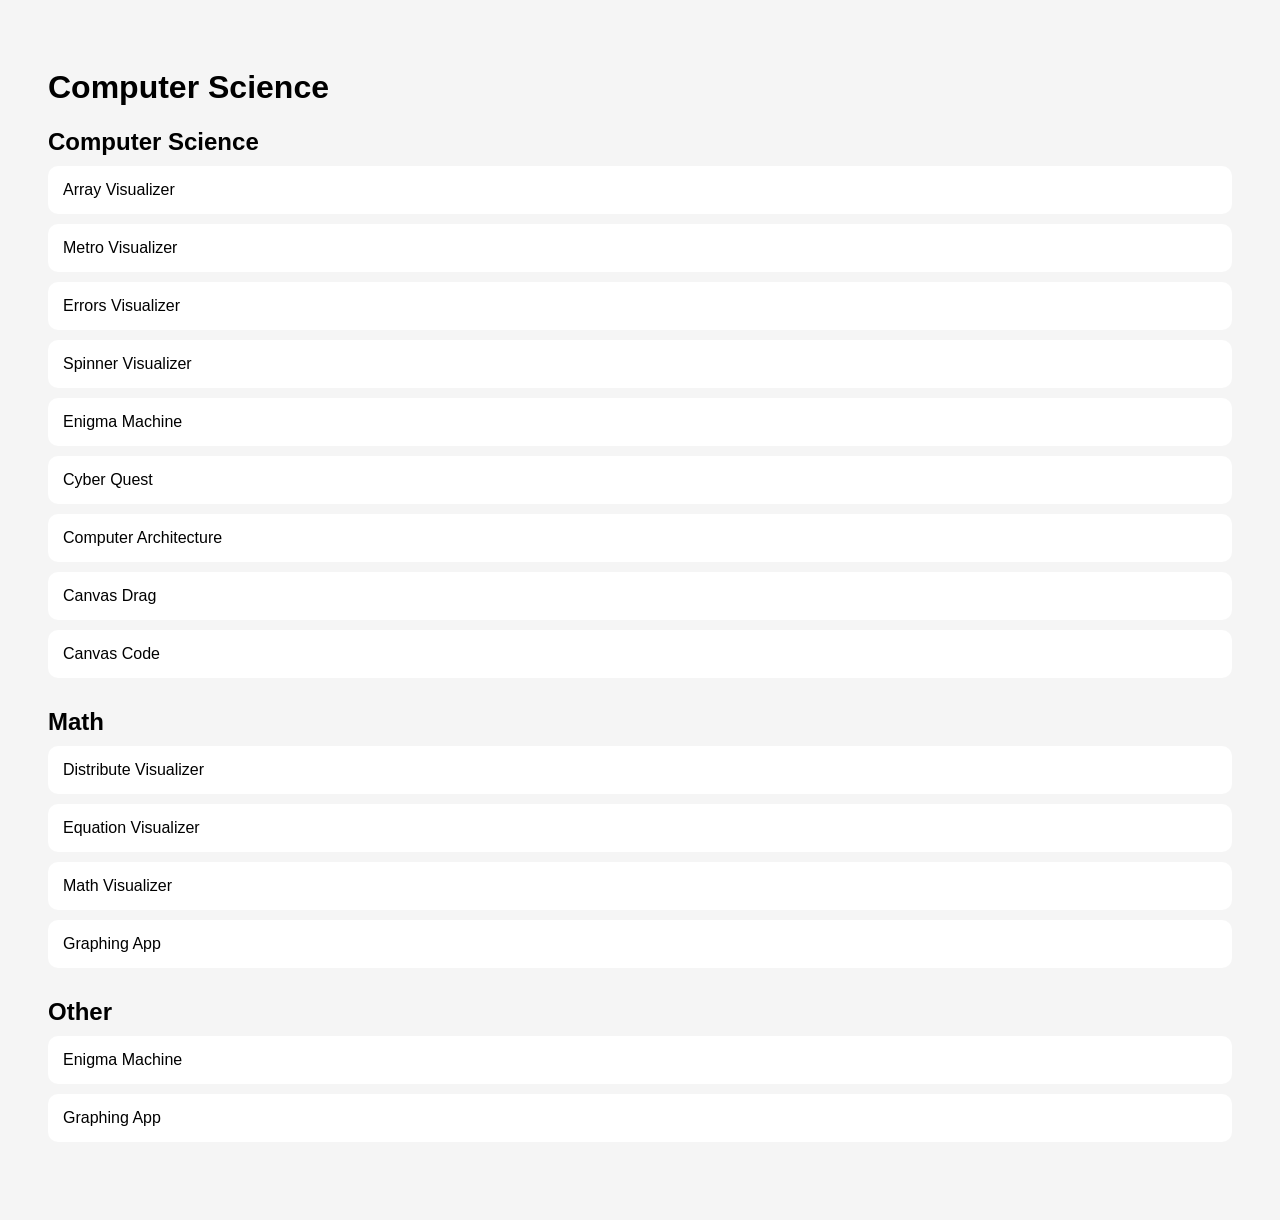
<file: index.html>
<!DOCTYPE html>
<html>
<head>
    <title>Mr. Wagner's Class Site</title>
    <link rel="stylesheet" href="style.css">
</head>
<body>

<h1>Computer Science</h1>

<div class="group">
    <h2>Computer Science</h2>
    <div class="links">
        <a href="apps/arrays.html">Array Visualizer</a>
        <a href="apps/metro.html">Metro Visualizer</a>
        <a href="apps/sorting.html">Errors Visualizer</a>
        <a href="apps/spinner.html">Spinner Visualizer</a>
        <a href="apps/enigma.html">Enigma Machine</a>
        <a href="apps/cyber.html">Cyber Quest</a>
        <a href="apps/comparch.html">Computer Architecture</a>
        <a href="apps/canvasdrag.html">Canvas Drag</a>
        <a href="apps/canvascode.html">Canvas Code</a>
    </div>
</div>
<div class="group">
    <h2>Math</h2>
    <div class="links">
        <a href="apps/distribute.html">Distribute Visualizer</a>
        <a href="apps/equations.html">Equation Visualizer</a>
        <a href="apps/math.html">Math Visualizer</a>
        <a href="apps/graphing.html">Graphing App</a>
    </div>
</div>

<div class="group">
    <h2>Other</h2>
    <div class="links">
        <a href="apps/enigma.html">Enigma Machine</a>
        <a href="apps/graphing.html">Graphing App</a>
    </div>
</div>

</body>
</html>
</file>
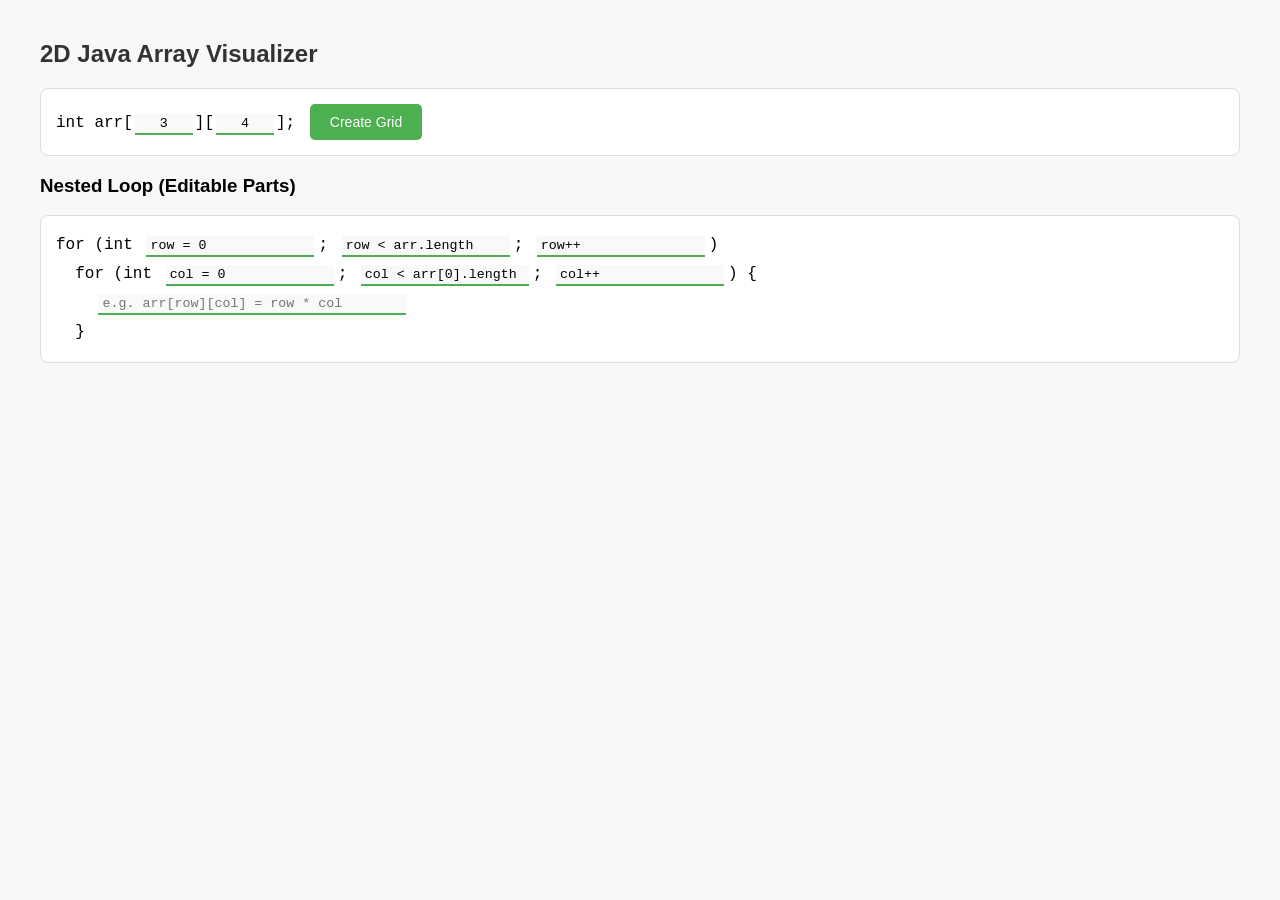
<file: apps/arrays.html>
<!DOCTYPE html>
<html>
<head>
  <meta charset="UTF-8">
  <title>2D Array + Nested Loop Visualizer</title>
  <style>
    body { 
      font-family: Arial, sans-serif; 
      padding: 20px;
      background: #f8f8f8;
      max-width: 1200px;
      margin: 0 auto;
    }
    h2 {
      color: #333;
      margin-bottom: 20px;
    }
    table { border-collapse: collapse; }
    td {
      border: 2px solid #444;
      padding: 4px;
    }
    input.cell {
      width: 60px;
      text-align: center;
    }
    .current-row { background: #fff3b0; }
    .current-col { background: #cce7ff; }
    .current-cell { background: #ffb703 !important; }
    .index-label {
      font-weight: bold;
      text-align: center;
      padding: 4px;
      background: #f5f5f5;
      border: 1px solid #ccc;
      color: #666;
    }
    .index-label.current-row {
      background: #fff3b0;
    }
    .index-label.current-col {
      background: #cce7ff;
    }
    .row-index {
      width: 40px;
    }
    .col-index {
      height: 30px;
    }
    .loop-editor {
      font-family: Consolas, Monaco, 'Courier New', monospace;
      background: white;
      padding: 15px;
      border-radius: 8px;
      border: 1px solid #ddd;
      line-height: 1.8;
      margin: 15px 0;
    }
    .loop-editor input {
      min-width: 70px;
      margin: 0 4px;
      font-family: Consolas, Monaco, 'Courier New', monospace;
      border: none;
      border-bottom: 2px solid #4CAF50;
      background: #f9f9f9;
      padding: 2px 4px;
      transition: background 0.2s;
      flex: 1;
      max-width: 300px;
    }
    .loop-editor input:focus {
      outline: none;
      background: #fff;
      border-bottom-color: #2196F3;
    }
    #rCond, #cCond {
      min-width: 150px;
      flex: 1.5;
    }
    #loopBody {
      min-width: 300px;
      flex: 2;
      max-width: 600px;
    }
    #rInit, #cInit {
      min-width: 100px;
      flex: 1;
    }
    .array-def {
      font-family: Consolas, Monaco, 'Courier New', monospace;
      background: white;
      padding: 15px;
      border-radius: 8px;
      border: 1px solid #ddd;
      margin-bottom: 15px;
      line-height: 1.8;
    }
    .array-def input {
      width: 50px;
      font-family: Consolas, Monaco, 'Courier New', monospace;
      border: none;
      border-bottom: 2px solid #4CAF50;
      background: #f9f9f9;
      padding: 2px 4px;
      text-align: center;
      margin: 0 2px;
      transition: background 0.2s;
    }
    .array-def input:focus {
      outline: none;
      background: #fff;
      border-bottom-color: #2196F3;
    }
    button {
      background: #4CAF50;
      color: white;
      border: none;
      padding: 10px 20px;
      border-radius: 5px;
      cursor: pointer;
      font-size: 14px;
      font-weight: 500;
      transition: background 0.3s, transform 0.1s;
      margin: 0 5px;
    }
    button:hover {
      background: #45a049;
      transform: translateY(-1px);
    }
    button:active {
      transform: translateY(0);
    }
    #controls {
      margin-top: 15px;
      padding: 15px;
      background: white;
      border-radius: 8px;
      border: 1px solid #ddd;
    }
    #stepInfo {
      font-family: Consolas, Monaco, 'Courier New', monospace;
      background: #f0f0f0;
      padding: 8px 12px;
      border-radius: 4px;
      margin-left: 15px;
      font-weight: bold;
    }
    .modal {
      display: none;
      position: fixed;
      z-index: 1;
      left: 0;
      top: 0;
      width: 100%;
      height: 100%;
      background-color: rgba(0,0,0,0.4);
    }
    .modal-content {
      background-color: #fefefe;
      margin: 15% auto;
      padding: 20px;
      border: 2px solid #888;
      border-radius: 8px;
      width: 300px;
      text-align: center;
    }
    .modal-content button {
      margin-top: 15px;
      padding: 8px 20px;
      font-size: 14px;
      cursor: pointer;
    }
  </style>
</head>
<body>

<h2>2D Java Array Visualizer</h2>

<div class="array-def">
  int arr[<input id="rowSize" placeholder="rows" size="5" value="3">][<input id="colSize" placeholder="cols" size="5" value="4">];
  <button onclick="parseArray()">Create Grid</button>
</div>

<h3>Nested Loop (Editable Parts)</h3>
<div class="loop-editor">
  for (int <input id="rInit" value="row = 0">; 
  <input id="rCond" value="row < arr.length">; 
  <input id="rInc" value="row++">) <br>
  &nbsp;&nbsp;for (int <input id="cInit" value="col = 0">; 
  <input id="cCond" value="col < arr[0].length">; 
  <input id="cInc" value="col++">) {<br>
  &nbsp;&nbsp;&nbsp;&nbsp;<input id="loopBody" placeholder="e.g. arr[row][col] = row * col"><br>
  &nbsp;&nbsp;}
</div>

<div id="gridWrapper" style="margin-top:15px;"></div>

<div id="controls" style="display:none; margin-top:10px;">
  <button onclick="resetStepper()">Reset Code</button>
  <button onclick="resetArray()">Reset Array</button>
  <button onclick="prevStep()">Prev</button>
  <button onclick="nextStep()">Next</button>
  <span id="stepInfo"></span>
</div>

<div id="modal" class="modal">
  <div class="modal-content">
    <p id="modalMessage"></p>
    <button onclick="closeModal()">OK</button>
  </div>
</div>

<script>
let rows, cols, gridEls;
let r = 0, c = 0;
let defaultValue = "";

function parseArray() {
  const rowInput = document.getElementById("rowSize").value;
  const colInput = document.getElementById("colSize").value;

  rows = parseInt(rowInput);
  cols = parseInt(colInput);

  if (isNaN(rows) || isNaN(cols) || rows <= 0 || cols <= 0) {
    alert("Invalid array dimensions");
    return;
  }

  defaultValue = 0;
  buildGrid();
}

function buildGrid() {
  const wrapper = document.getElementById("gridWrapper");
  wrapper.innerHTML = "";

  const table = document.createElement("table");
  gridEls = [];

  // Add column index header row
  const headerRow = document.createElement("tr");
  const emptyCorner = document.createElement("td");
  emptyCorner.className = "index-label";
  headerRow.appendChild(emptyCorner);
  
  const colIndexEls = [];
  for (let j = 0; j < cols; j++) {
    const th = document.createElement("td");
    th.className = "index-label col-index";
    th.textContent = j;
    headerRow.appendChild(th);
    colIndexEls[j] = th;
  }
  table.appendChild(headerRow);

  // Add data rows with row index
  const rowIndexEls = [];
  for (let i = 0; i < rows; i++) {
    const tr = document.createElement("tr");
    
    // Add row index label
    const rowLabel = document.createElement("td");
    rowLabel.className = "index-label row-index";
    rowLabel.textContent = i;
    tr.appendChild(rowLabel);
    rowIndexEls[i] = rowLabel;
    
    gridEls[i] = [];
    for (let j = 0; j < cols; j++) {
      const td = document.createElement("td");
      const input = document.createElement("input");
      input.className = "cell";
      input.value = defaultValue;
      td.appendChild(input);
      tr.appendChild(td);
      gridEls[i][j] = td;
    }
    table.appendChild(tr);
  }
  wrapper.appendChild(table);

  // Store references to index elements
  window.colIndexEls = colIndexEls;
  window.rowIndexEls = rowIndexEls;

  resetStepper();
  document.getElementById("controls").style.display = "block";
}

function updateHighlight() {
  // Clear all cell highlights
  for (let i = 0; i < rows; i++)
    for (let j = 0; j < cols; j++)
      gridEls[i][j].className = "";

  // Clear all index highlights
  if (window.rowIndexEls) {
    for (let i = 0; i < rows; i++)
      window.rowIndexEls[i].className = "index-label row-index";
  }
  if (window.colIndexEls) {
    for (let j = 0; j < cols; j++)
      window.colIndexEls[j].className = "index-label col-index";
  }

  if (r >= 0 && r < rows && c >= 0 && c < cols) {
    // Highlight current row and column cells
    for (let j = 0; j < cols; j++) gridEls[r][j].classList.add("current-row");
    for (let i = 0; i < rows; i++) gridEls[i][c].classList.add("current-col");
    gridEls[r][c].classList.add("current-cell");
    
    // Highlight row and column indices
    if (window.rowIndexEls) window.rowIndexEls[r].classList.add("current-row");
    if (window.colIndexEls) window.colIndexEls[c].classList.add("current-col");
    
    // Execute loop body code if present
    executeLoopBody();
  }

  document.getElementById("stepInfo").textContent = `row=${r}, col=${c}`;
}

function executeLoopBody() {
  const loopBodyCode = document.getElementById("loopBody").value.trim();
  if (!loopBodyCode) return;
  
  try {
    // Create array reference object
    const arr = [];
    for (let i = 0; i < rows; i++) {
      arr[i] = [];
      for (let j = 0; j < cols; j++) {
        const inputEl = gridEls[i][j].querySelector('input');
        const val = inputEl.value;
        // Try to parse as number, otherwise keep as string
        arr[i][j] = isNaN(val) || val === '' ? val : parseFloat(val);
      }
    }
    
    // Execute the code with current row/col context
    const row = r;
    const col = c;
    console.log(`Executing loop body: "${loopBodyCode}" at row=${row}, col=${col}`);
    
    eval(loopBodyCode);
    
    // Update the grid with any changes to arr
    for (let i = 0; i < rows; i++) {
      for (let j = 0; j < cols; j++) {
        const inputEl = gridEls[i][j].querySelector('input');
        if (arr[i] && arr[i][j] !== undefined) {
          inputEl.value = arr[i][j];
        }
      }
    }
  } catch (e) {
    console.error(`Error executing loop body: "${loopBodyCode}"`, e);
  }
}

function evalLoopConfig() {
  const rInitExpr = document.getElementById("rInit").value;
  const cInitExpr = document.getElementById("cInit").value;
  const rIncExpr = document.getElementById("rInc").value;
  const cIncExpr = document.getElementById("cInc").value;
  
  // Create array reference object for evaluation
  const arr = [];
  for (let i = 0; i < rows; i++) {
    arr[i] = [];
    arr[i].length = cols;
    for (let j = 0; j < cols; j++) {
      const inputEl = gridEls[i][j].querySelector('input');
      const val = inputEl.value;
      arr[i][j] = isNaN(val) || val === '' ? val : parseFloat(val);
    }
  }
  arr.length = rows;
  
  // Parse initialization expressions (e.g., "row = 0" or "i = arr.length - 1")
  let rStartVal = 0, cStartVal = 0;
  try {
    const rMatch = rInitExpr.match(/=\s*(.+)/);
    if (rMatch) {
      rStartVal = eval(rMatch[1].trim());
    }
  } catch {
    rStartVal = 0;
  }
  try {
    const cMatch = cInitExpr.match(/=\s*(.+)/);
    if (cMatch) {
      cStartVal = eval(cMatch[1].trim());
    }
  } catch {
    cStartVal = 0;
  }
  
  // Parse increment expressions
  let rIncVal = 1, cIncVal = 1;
  
  // Check for += or -= patterns
  const rPlusMatch = rIncExpr.match(/\+=\s*(\d+)/);
  const rMinusMatch = rIncExpr.match(/-=\s*(\d+)/);
  const cPlusMatch = cIncExpr.match(/\+=\s*(\d+)/);
  const cMinusMatch = cIncExpr.match(/-=\s*(\d+)/);
  
  if (rPlusMatch) rIncVal = parseInt(rPlusMatch[1]);
  else if (rMinusMatch) rIncVal = -parseInt(rMinusMatch[1]);
  else if (rIncExpr.includes("--")) rIncVal = -1;
  else if (rIncExpr.includes("++")) rIncVal = 1;
  
  if (cPlusMatch) cIncVal = parseInt(cPlusMatch[1]);
  else if (cMinusMatch) cIncVal = -parseInt(cMinusMatch[1]);
  else if (cIncExpr.includes("--")) cIncVal = -1;
  else if (cIncExpr.includes("++")) cIncVal = 1;
  
  return {
    rStart: rStartVal,
    cStart: cStartVal,
    rInc: rIncVal,
    cInc: cIncVal,
    rCond: document.getElementById("rCond").value,
    cCond: document.getElementById("cCond").value
  };
}

function checkCond(expr, row, col) {
  try {
    // Create array reference object
    const arr = [];
    for (let i = 0; i < rows; i++) {
      arr[i] = [];
      arr[i].length = cols;
      for (let j = 0; j < cols; j++) {
        const inputEl = gridEls[i][j].querySelector('input');
        const val = inputEl.value;
        arr[i][j] = isNaN(val) || val === '' ? val : parseFloat(val);
      }
    }
    arr.length = rows;
    
    console.log(`checkCond: expr="${expr}", row=${row}, col=${col}, arr.length=${arr.length}, arr[0].length=${arr[0]?.length}`);
    const result = eval(expr);
    console.log(`checkCond result: ${result}`);
    return result;
  } catch (e) {
    console.error(`checkCond error: expr="${expr}", row=${row}, col=${col}, error:`, e);
    return false;
  }
}

function resetStepper() {
  const cfg = evalLoopConfig();
  r = cfg.rStart;
  c = cfg.cStart;
  updateHighlight();
}

function resetArray() {
  for (let i = 0; i < rows; i++) {
    for (let j = 0; j < cols; j++) {
      const inputEl = gridEls[i][j].querySelector('input');
      inputEl.value = defaultValue;
    }
  }
  resetStepper();
}

function showModal(message) {
  document.getElementById("modalMessage").textContent = message;
  document.getElementById("modal").style.display = "block";
}

function closeModal() {
  document.getElementById("modal").style.display = "none";
}

function nextStep() {
  const cfg = evalLoopConfig();

  // Try to advance column
  c += cfg.cInc;
  
  // If column is out of bounds, reset column and advance row
  if (!checkCond(cfg.cCond, r, c)) {
    r += cfg.rInc;
    c = cfg.cStart;
  }

  // Check if we've gone past the row condition or out of array bounds
  if (!checkCond(cfg.rCond, r, c) || r < 0 || r >= rows || c < 0 || c >= cols) {
    showModal("Out of range! Loop complete or indices out of bounds.");
    resetStepper();
    return;
  }

  updateHighlight();
}

function prevStep() {
  const cfg = evalLoopConfig();

  // Try to go back one column
  c -= cfg.cInc;
  
  // If column went out of bounds, go to previous row's end
  if (!checkCond(cfg.cCond, r, c)) {
    r -= cfg.rInc;
    // Find the last valid column in the previous row
    c = cfg.cStart;
    while (checkCond(cfg.cCond, r, c + cfg.cInc)) {
      c += cfg.cInc;
    }
  }

  // Check if we've gone before the start or out of array bounds
  if (!checkCond(cfg.rCond, r, c) || r < 0 || r >= rows || c < 0 || c >= cols) {
    showModal("Out of range! Cannot go back further or indices out of bounds.");
    resetStepper();
    return;
  }

  updateHighlight();
}
</script>

</body>
</html>
</file>
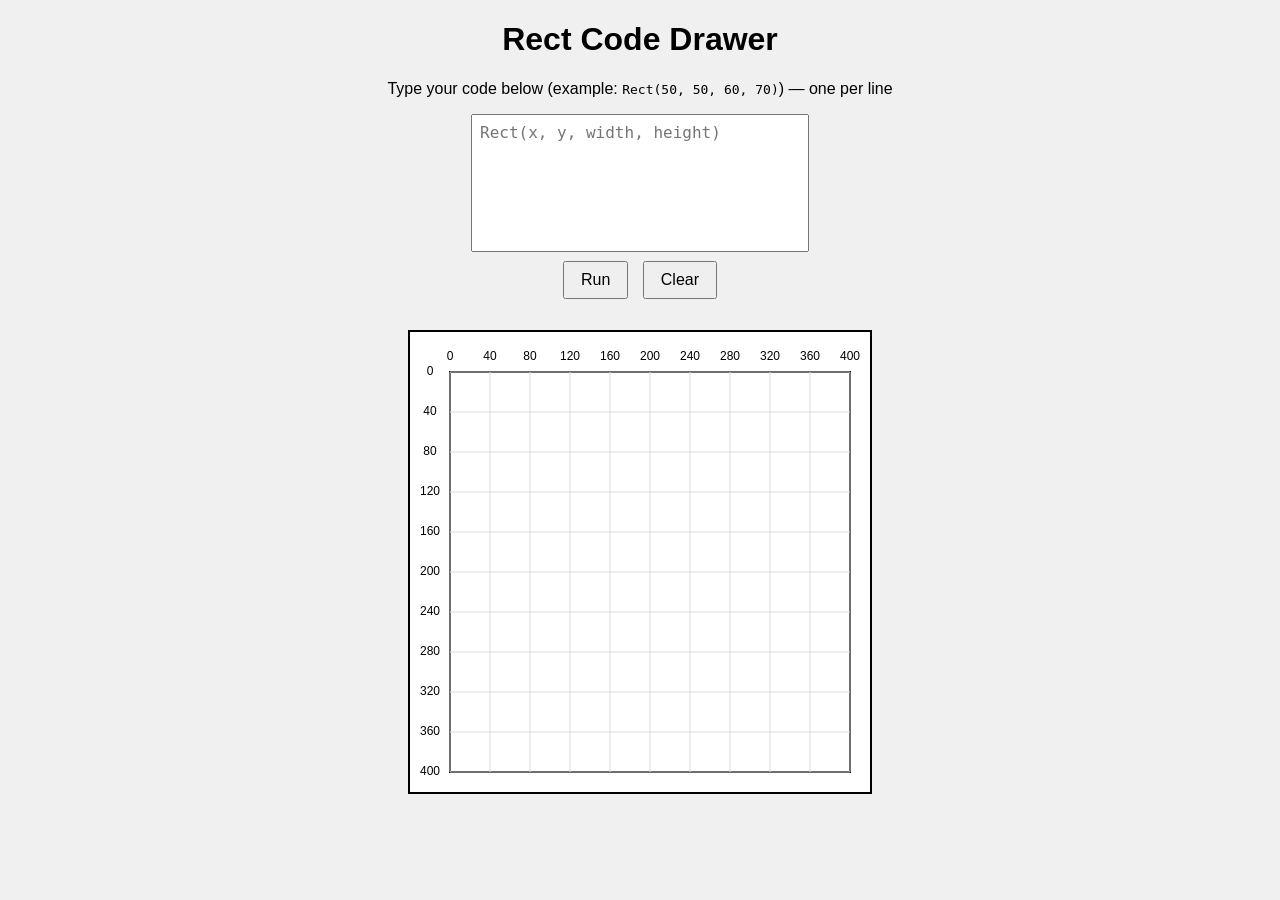
<file: apps/canvascode.html>
<!DOCTYPE html>
<html lang="en">
<head>
  <meta charset="UTF-8" />
  <title>Rect Code Drawer</title>
  <style>
    body {
      font-family: Arial, sans-serif;
      text-align: center;
      margin-top: 20px;
      background-color: #f0f0f0;
    }

    canvas {
      border: 2px solid black;
      background-color: white;
      margin-top: 10px;
    }

    #controls {
      margin-top: 10px;
    }

    textarea {
      width: 320px;
      height: 120px;
      padding: 8px;
      font-size: 16px;
      font-family: monospace;
      resize: none;
    }

    button {
      padding: 8px 16px;
      margin: 5px;
      font-size: 16px;
      cursor: pointer;
    }

    #error {
      color: red;
      margin-top: 5px;
      white-space: pre-line;
    }
  </style>
</head>
<body>
  <h1>Rect Code Drawer</h1>
  <p>Type your code below (example: <code>Rect(50, 50, 60, 70)</code>) — one per line</p>

  <div id="controls">
    <textarea id="codeInput" placeholder="Rect(x, y, width, height)"></textarea><br>
    <button id="runBtn">Run</button>
    <button id="clearBtn">Clear</button>
  </div>

  <p id="error"></p>

  <canvas id="canvas" width="460" height="460"></canvas>

  <script>
    const canvas = document.getElementById("canvas");
    const ctx = canvas.getContext("2d");

    const gridSize = 40;
    const drawArea = { x: 40, y: 40, size: 400 };

    function drawGrid() {
      ctx.clearRect(0, 0, canvas.width, canvas.height);
      ctx.font = "12px Arial";
      ctx.fillStyle = "black";
      ctx.textAlign = "center";
      ctx.textBaseline = "middle";

      // Outer box
      ctx.strokeStyle = "black";
      ctx.lineWidth = 2;
      ctx.strokeRect(drawArea.x, drawArea.y, drawArea.size, drawArea.size);

      // Vertical grid + labels
      for (let i = 0; i <= 400; i += gridSize) {
        const x = drawArea.x + i;
        ctx.beginPath();
        ctx.moveTo(x, drawArea.y);
        ctx.lineTo(x, drawArea.y + drawArea.size);
        ctx.strokeStyle = "#ddd";
        ctx.lineWidth = 1;
        ctx.stroke();
        ctx.fillText(i, x, drawArea.y - 15);
      }

      // Horizontal grid + labels
      for (let j = 0; j <= 400; j += gridSize) {
        const y = drawArea.y + j;
        ctx.beginPath();
        ctx.moveTo(drawArea.x, y);
        ctx.lineTo(drawArea.x + drawArea.size, y);
        ctx.strokeStyle = "#ddd";
        ctx.lineWidth = 1;
        ctx.stroke();
        ctx.fillText(j, drawArea.x - 20, y);
      }
    }

    function drawRect(x, y, w, h) {
      ctx.fillStyle = "black";
      ctx.fillRect(drawArea.x + x, drawArea.y + y, w, h);
      ctx.strokeStyle = "black";
      ctx.lineWidth = 2;
      ctx.strokeRect(drawArea.x + x, drawArea.y + y, w, h);
    }

    document.getElementById("runBtn").addEventListener("click", () => {
      const lines = document.getElementById("codeInput").value.trim().split("\n");
      const errorBox = document.getElementById("error");
      errorBox.textContent = "";

      drawGrid();

      const invalidLines = [];

      lines.forEach((line, index) => {
        const trimmed = line.trim();
        if (!trimmed) return; // skip empty lines
        const match = /^Rect\(\s*(\d+)\s*,\s*(\d+)\s*,\s*(\d+)\s*,\s*(\d+)\s*\)$/.exec(trimmed);
        if (!match) {
          invalidLines.push(`Line ${index + 1}: "${trimmed}"`);
          return;
        }

        const [, x, y, w, h] = match.map(Number);
        drawRect(x, y, w, h);
      });

      if (invalidLines.length > 0) {
        errorBox.textContent = "Invalid lines:\n" + invalidLines.join("\n");
      }
    });

    document.getElementById("clearBtn").addEventListener("click", () => {
      document.getElementById("codeInput").value = "";
      document.getElementById("error").textContent = "";
      drawGrid();
    });

    drawGrid();
  </script>
</body>
</html>
</file>
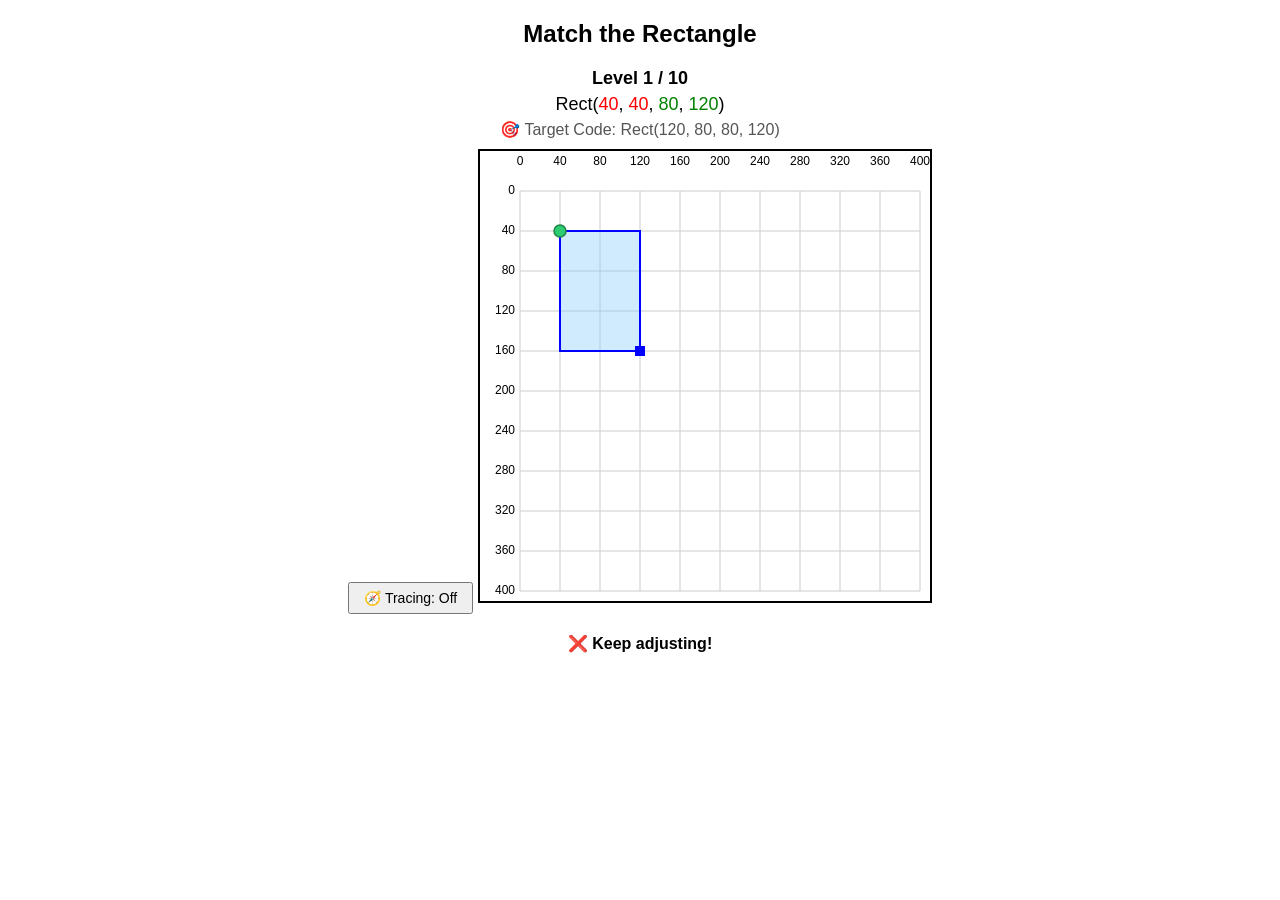
<file: apps/canvasdrag.html>
<!DOCTYPE html>
<html lang="en">
<head>
<meta charset="UTF-8">
<title>Rect Trainer Pro</title>
<style>
body {
  font-family: sans-serif;
  text-align: center;
  margin-top: 20px;
}
#canvasContainer {
  position: relative;
  display: inline-block;
}
canvas {
  border: 2px solid #000;
  cursor: crosshair;
}
#levelText {
  font-size: 18px;
  margin-bottom: 5px;
  font-weight: bold;
}
#codeText {
  font-size: 18px;
  margin-bottom: 5px;
}
#targetText {
  font-size: 16px;
  margin-bottom: 10px;
  color: #555;
}
.green { color: green; }
.red { color: red; }
#status {
  font-weight: bold;
  margin-top: 10px;
}
#nextBtn {
  display: none;
  margin-top: 10px;
  padding: 8px 16px;
  font-size: 16px;
  cursor: pointer;
}
#traceToggleBtn {
  margin-bottom: 10px;
  padding: 6px 14px;
  font-size: 14px;
  cursor: pointer;
}
#traceToggleBtn.on {
  background: #f1c40f;
  font-weight: bold;
}
</style>
</head>
<body>

<h2>Match the Rectangle</h2>
<div id="levelText">Level 1 / 10</div>
<div id="codeText"></div>
<div id="targetText"></div>
<button id="traceToggleBtn">🧭 Tracing: Off</button>
<div id="canvasContainer">
  <canvas id="canvas" width="450" height="450"></canvas>
</div>
<div id="status"></div>
<button id="nextBtn">Next Level ➡️</button>

<script>
const canvas = document.getElementById("canvas");
const ctx = canvas.getContext("2d");
const codeText = document.getElementById("codeText");
const targetText = document.getElementById("targetText");
const statusText = document.getElementById("status");
const nextBtn = document.getElementById("nextBtn");
const levelText = document.getElementById("levelText");
const traceToggleBtn = document.getElementById("traceToggleBtn");

const offsetX = 40; // left margin for y labels
const offsetY = 40; // top margin for x labels
const gridSize = 40;
const activeSize = 400; // actual interactive area

const HANDLE_SIZE = 10;

// Levels
const levels = [
  {x: 120, y: 80, w: 80, h: 120},
  {x: 200, y: 120, w: 40, h: 80},
  {x: 200, y: 200, w: 100, h: 100},
  {x: 60, y: 60, w: 100, h: 140},
  {x: 0, y: 60, w: 80, h: 120},
  {x: 120, y: 200, w: 10, h: 110},
  {x: 60, y: 0, w: 130, h: 20},
  {x: 0, y: 0, w: 300, h: 120},
  {x: 40, y: 40, w: 320, h: 320},
  {x: 380, y: 380, w: 20, h: 20},
];
let currentLevel = 0;
let target = {...levels[currentLevel]};

// User rectangle
let rect = {x: 40, y: 40, w: 80, h: 120};
let dragging = false;
let resizing = false;
let dragOffsetX, dragOffsetY;
let readyForNext = false;
let tracingEnabled = false;

traceToggleBtn.addEventListener("click", () => {
  tracingEnabled = !tracingEnabled;
  traceToggleBtn.textContent = `🧭 Tracing: ${tracingEnabled ? "On" : "Off"}`;
  traceToggleBtn.classList.toggle("on", tracingEnabled);
});

// Draw grid + labels
function drawGrid() {
  ctx.strokeStyle = "#ccc";
  ctx.lineWidth = 1;
  ctx.font = "12px sans-serif";
  ctx.textAlign = "center";
  ctx.textBaseline = "top";

  // vertical lines + top labels
  for (let x = 0; x <= activeSize; x += gridSize) {
    ctx.beginPath();
    ctx.moveTo(offsetX + x, offsetY);
    ctx.lineTo(offsetX + x, offsetY + activeSize);
    ctx.stroke();
    ctx.fillStyle = "#000";
    ctx.fillText(x, offsetX + x, 5);
  }

  // horizontal lines + left labels
  ctx.textAlign = "right";
  ctx.textBaseline = "middle";
  for (let y = 0; y <= activeSize; y += gridSize) {
    ctx.beginPath();
    ctx.moveTo(offsetX, offsetY + y);
    ctx.lineTo(offsetX + activeSize, offsetY + y);
    ctx.stroke();
    ctx.fillStyle = "#000";
    ctx.fillText(y, offsetX - 5, offsetY + y);
  }
}

// Draw rectangle and handles
function getCorners(r) {
  return [
    {name: "tl", x: r.x, y: r.y},
    {name: "tr", x: r.x + r.w, y: r.y},
    {name: "bl", x: r.x, y: r.y + r.h},
    {name: "br", x: r.x + r.w, y: r.y + r.h},
  ];
}

function drawHandles() {
  const corners = getCorners(rect);
  const tl = corners.find(c => c.name === "tl");
  const br = corners.find(c => c.name === "br");

  // Move handle (top-left) - visually distinct from the resize handle
  ctx.fillStyle = "#2ecc71";
  ctx.strokeStyle = "#1e8449";
  ctx.lineWidth = 1.5;
  ctx.beginPath();
  ctx.arc(offsetX + tl.x, offsetY + tl.y, HANDLE_SIZE/2 + 1, 0, Math.PI * 2);
  ctx.fill();
  ctx.stroke();

  // Resize handle (bottom-right)
  ctx.fillStyle = "blue";
  ctx.fillRect(offsetX + br.x - HANDLE_SIZE/2, offsetY + br.y - HANDLE_SIZE/2, HANDLE_SIZE, HANDLE_SIZE);
}

function draw() {
  ctx.clearRect(0, 0, canvas.width, canvas.height);
  drawGrid();

  // Player rect
  ctx.fillStyle = "rgba(135,206,250,0.4)";
  ctx.fillRect(offsetX + rect.x, offsetY + rect.y, rect.w, rect.h);
  ctx.strokeStyle = "blue";
  ctx.lineWidth = 2;
  ctx.strokeRect(offsetX + rect.x, offsetY + rect.y, rect.w, rect.h);

  drawHandles();

  if (tracingEnabled && dragging) drawMoveTrace();
  if (tracingEnabled && resizing) drawResizeTrace();

  updateCodeDisplay();
}

// Tracing: shows the math behind a move or resize while it's happening
function drawMoveTrace() {
  const px = offsetX + rect.x;
  const py = offsetY + rect.y;

  ctx.save();
  ctx.strokeStyle = "#e67e22";
  ctx.lineWidth = 1.5;
  ctx.setLineDash([5, 4]);

  // vertical line up to the top of the canvas -> x position
  ctx.beginPath();
  ctx.moveTo(px, py);
  ctx.lineTo(px, 0);
  ctx.stroke();

  // horizontal line to the left of the canvas -> y position
  ctx.beginPath();
  ctx.moveTo(px, py);
  ctx.lineTo(0, py);
  ctx.stroke();
  ctx.setLineDash([]);

  ctx.fillStyle = "#e67e22";
  ctx.font = "bold 12px sans-serif";
  ctx.textAlign = "center";
  ctx.textBaseline = "top";
  ctx.fillText(`x = ${Math.round(rect.x)}`, px, 24);

  ctx.textAlign = "left";
  ctx.textBaseline = "bottom";
  ctx.fillText(`y = ${Math.round(rect.y)}`, 4, py - 4);
  ctx.restore();
}

function drawResizeTrace() {
  const leftX = offsetX + rect.x;
  const rightX = offsetX + rect.x + rect.w;
  const topY = offsetY + rect.y;
  const bottomY = offsetY + rect.y + rect.h;
  const gap = 16;
  const widthColor = "#8e44ad";  // purple
  const heightColor = "#e74c3c"; // red

  // ---- width: reference lines up to the top + dimension bar below the rect ----
  ctx.save();
  ctx.strokeStyle = widthColor;
  ctx.fillStyle = widthColor;
  ctx.lineWidth = 1.5;
  ctx.setLineDash([5, 4]);

  const wLineY = bottomY + gap;
  ctx.beginPath();
  ctx.moveTo(leftX, topY);
  ctx.lineTo(leftX, 0);
  ctx.moveTo(rightX, topY);
  ctx.lineTo(rightX, 0);
  ctx.moveTo(leftX, bottomY);
  ctx.lineTo(leftX, wLineY);
  ctx.moveTo(rightX, bottomY);
  ctx.lineTo(rightX, wLineY);
  ctx.stroke();
  ctx.beginPath();
  ctx.moveTo(leftX, wLineY);
  ctx.lineTo(rightX, wLineY);
  ctx.stroke();
  ctx.setLineDash([]);

  ctx.font = "bold 12px sans-serif";
  ctx.textAlign = "center";
  ctx.textBaseline = "top";
  ctx.fillText(`${Math.round(rect.x)}`, leftX + 6, 24);
  ctx.fillText(`${Math.round(rect.x + rect.w)}`, rightX + 6, 24);
  ctx.fillText(
    `${Math.round(rect.x + rect.w)} - ${Math.round(rect.x)} = ${Math.round(rect.w)}`,
    (leftX + rightX) / 2, wLineY + 4
  );
  ctx.restore();

  // ---- height: reference lines left to the edge + dimension bar right of the rect ----
  ctx.save();
  ctx.strokeStyle = heightColor;
  ctx.fillStyle = heightColor;
  ctx.lineWidth = 1.5;
  ctx.setLineDash([5, 4]);

  const hLineX = rightX + gap;
  ctx.beginPath();
  ctx.moveTo(leftX, topY);
  ctx.lineTo(0, topY);
  ctx.moveTo(leftX, bottomY);
  ctx.lineTo(0, bottomY);
  ctx.moveTo(rightX, topY);
  ctx.lineTo(hLineX, topY);
  ctx.moveTo(rightX, bottomY);
  ctx.lineTo(hLineX, bottomY);
  ctx.stroke();
  ctx.beginPath();
  ctx.moveTo(hLineX, topY);
  ctx.lineTo(hLineX, bottomY);
  ctx.stroke();
  ctx.setLineDash([]);

  ctx.font = "bold 12px sans-serif";
  ctx.textAlign = "left";
  ctx.textBaseline = "bottom";
  ctx.fillText(`${Math.round(rect.y)}`, 4, topY - 4);
  ctx.fillText(`${Math.round(rect.y + rect.h)}`, 4, bottomY - 4);

  ctx.save();
  ctx.translate(hLineX + 4, (topY + bottomY) / 2);
  ctx.rotate(-Math.PI / 2);
  ctx.textAlign = "center";
  ctx.textBaseline = "bottom";
  ctx.fillText(
    `${Math.round(rect.y + rect.h)} - ${Math.round(rect.y)} = ${Math.round(rect.h)}`,
    0, 10
  );
  ctx.restore();

  ctx.restore();
}

function updateCodeDisplay() {
  levelText.textContent = `Level ${currentLevel+1} / ${levels.length}`;

  function colored(val, targetVal) {
    const diff = Math.abs(val - targetVal);
    const cls = diff <= 5 ? "green" : "red";
    return `<span class="${cls}">${Math.round(val)}</span>`;
  }
  codeText.innerHTML =
    `Rect(${colored(rect.x, target.x)}, ${colored(rect.y, target.y)}, ` +
    `${colored(rect.w, target.w)}, ${colored(rect.h, target.h)})`;
  targetText.textContent = `🎯 Target Code: Rect(${target.x}, ${target.y}, ${target.w}, ${target.h})`;

  const dx = Math.abs(rect.x - target.x);
  const dy = Math.abs(rect.y - target.y);
  const dw = Math.abs(rect.w - target.w);
  const dh = Math.abs(rect.h - target.h);

  if (dx <=5 && dy <=5 && dw <=5 && dh <=5) {
    statusText.textContent = "✅ Correct!";
    readyForNext = true;
    nextBtn.style.display = "inline-block";
  } else {
    statusText.textContent = "❌ Keep adjusting!";
    readyForNext = false;
    nextBtn.style.display = "none";
  }
}

// Drag & resize - only the top-left corner moves the rect, only the
// bottom-right corner resizes it.
const HANDLE_HIT_SIZE = HANDLE_SIZE + 6; // slightly bigger than the drawn handle for easier grabbing

function isOverHandle(mx, my, px, py) {
  return mx >= offsetX + px - HANDLE_HIT_SIZE/2 && mx <= offsetX + px + HANDLE_HIT_SIZE/2 &&
         my >= offsetY + py - HANDLE_HIT_SIZE/2 && my <= offsetY + py + HANDLE_HIT_SIZE/2;
}
function isOverMoveHandle(mx, my) {
  return isOverHandle(mx, my, rect.x, rect.y);
}
function isOverResizeHandle(mx, my) {
  return isOverHandle(mx, my, rect.x + rect.w, rect.y + rect.h);
}

canvas.addEventListener("mousedown", (e) => {
  const mx = e.offsetX, my = e.offsetY;
  if (isOverResizeHandle(mx, my)) { resizing = true; return; }
  if (isOverMoveHandle(mx, my)) {
    dragging = true;
    dragOffsetX = mx - (offsetX + rect.x);
    dragOffsetY = my - (offsetY + rect.y);
  }
});

canvas.addEventListener("mousemove", (e) => {
  const mx = e.offsetX, my = e.offsetY;
  if (resizing) { resizeRect(mx, my); draw(); }
  else if (dragging) {
    rect.x = Math.min(activeSize - rect.w, Math.max(0, mx - offsetX - dragOffsetX));
    rect.y = Math.min(activeSize - rect.h, Math.max(0, my - offsetY - dragOffsetY));
    draw();
  } else if (isOverResizeHandle(mx, my)) {
    canvas.style.cursor = "nwse-resize";
  } else if (isOverMoveHandle(mx, my)) {
    canvas.style.cursor = "move";
  } else {
    canvas.style.cursor = "default";
  }
});

canvas.addEventListener("mouseup", () => {
  dragging = false;
  resizing = false;
  draw();
});

function resizeRect(mx, my) {
  rect.w = Math.max(10, (mx - offsetX) - rect.x);
  rect.h = Math.max(10, (my - offsetY) - rect.y);
}

// Next Level
nextBtn.addEventListener("click", () => {
  if (!readyForNext) return;
  if (currentLevel < levels.length - 1) {
    currentLevel++;
    rect = {x: 40, y: 40, w: 80, h: 120};
    target = {...levels[currentLevel]};
    readyForNext = false;
    nextBtn.style.display = "none";
    draw();
  } else {
    alert("🎉 You finished all levels!");
    nextBtn.style.display = "none";
  }
});

draw();
</script>

</body>
</html>
</file>
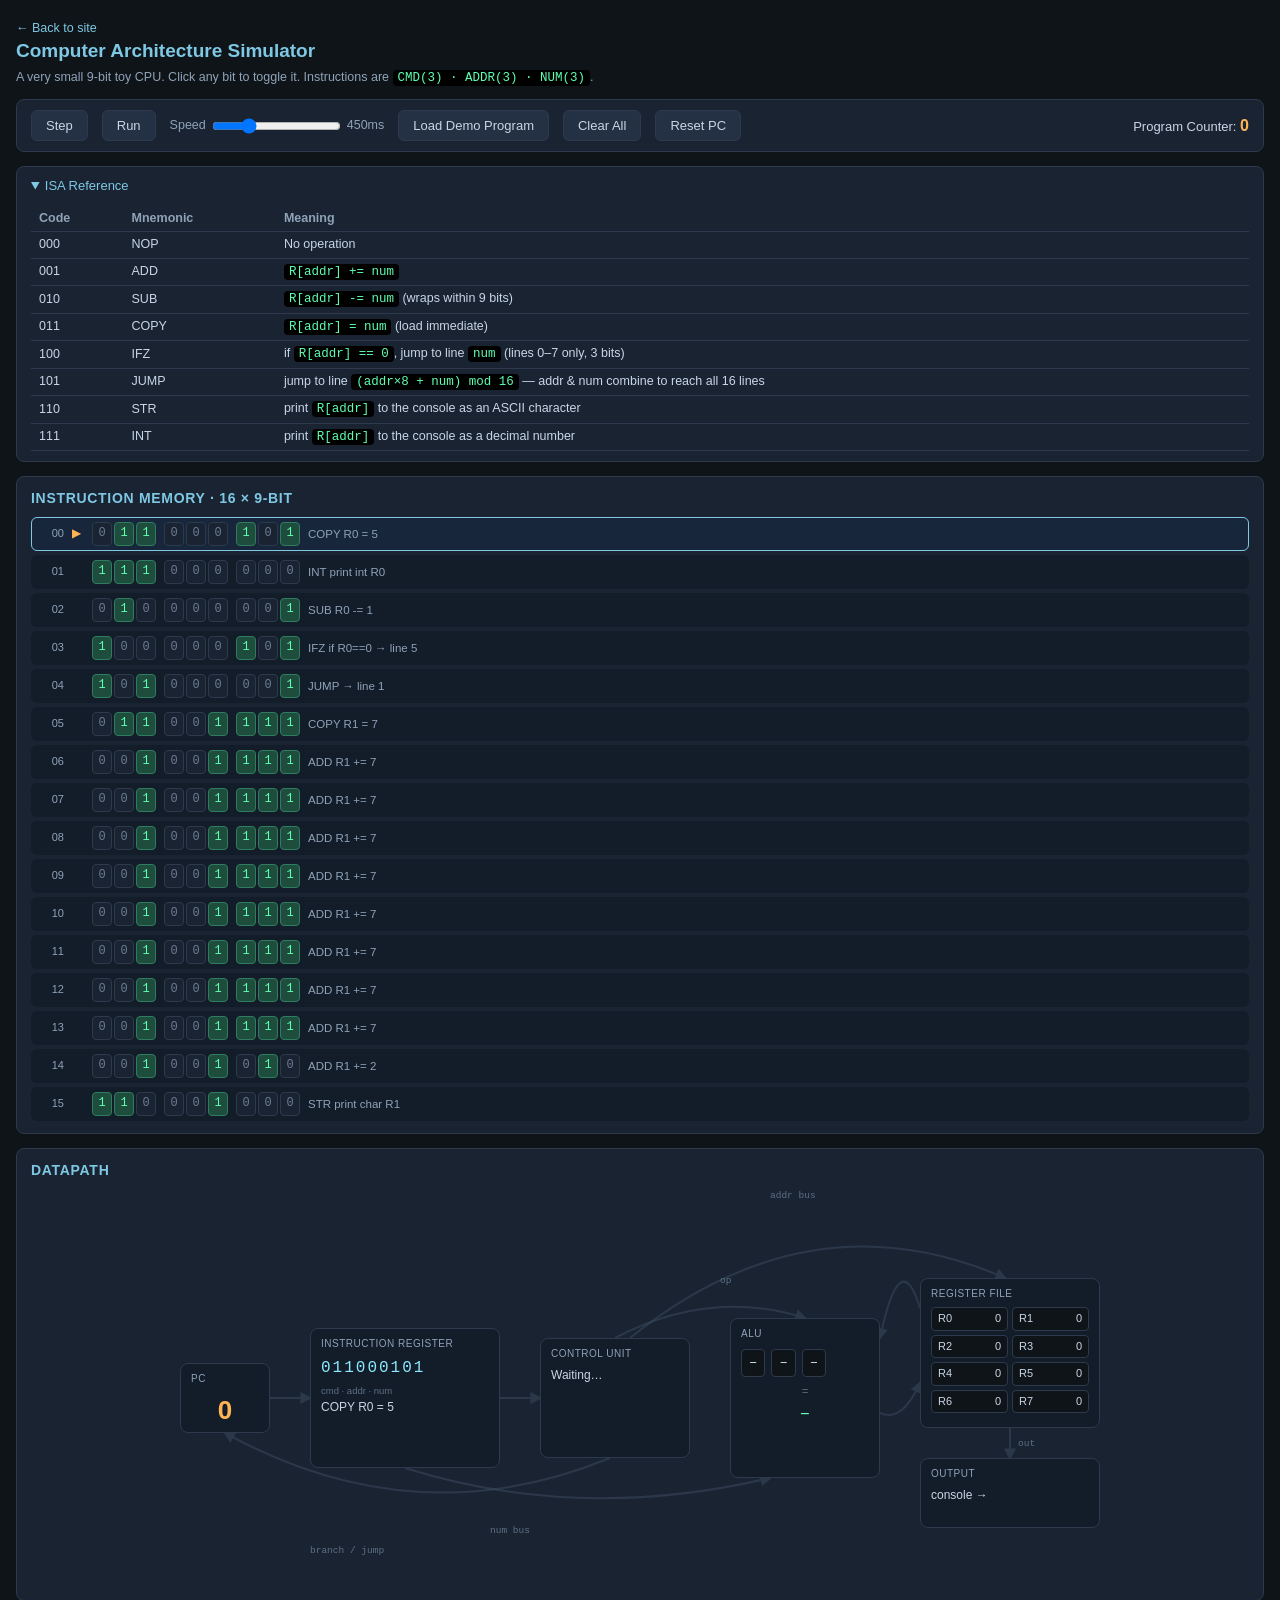
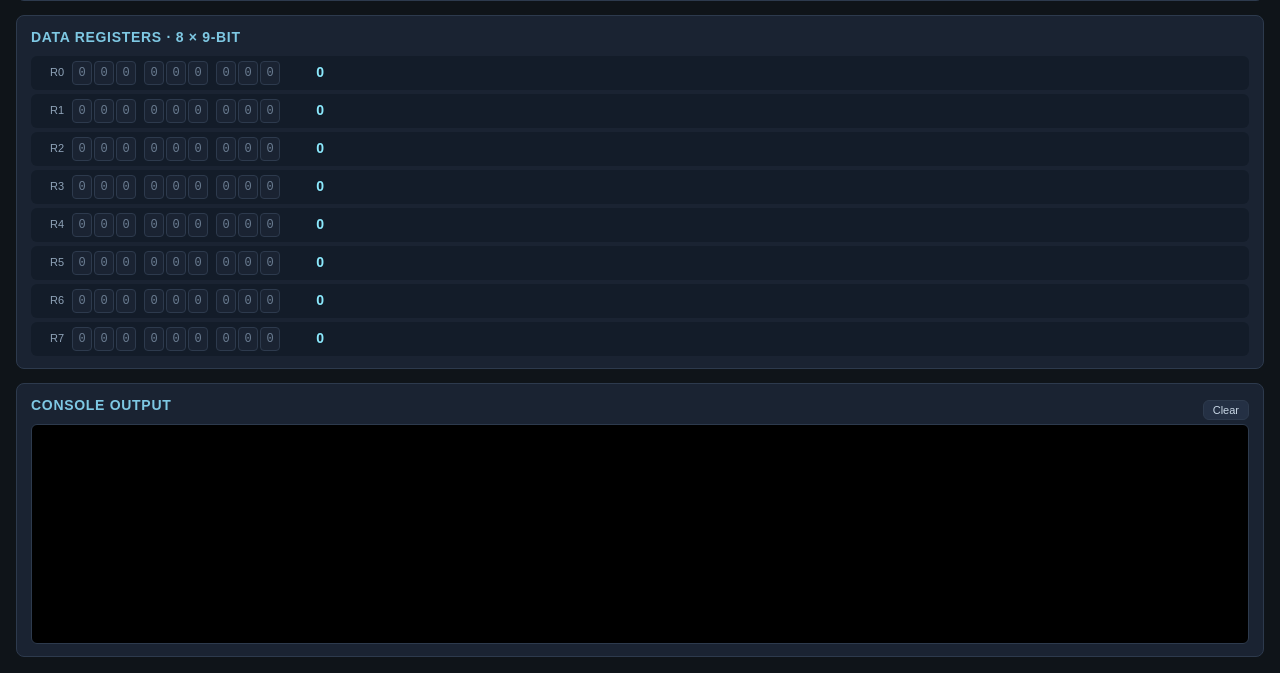
<file: apps/comparch.html>
<!DOCTYPE html>
<html lang="en">
<head>
<meta charset="UTF-8">
<title>Computer Architecture Simulator</title>
<meta name="viewport" content="width=device-width, initial-scale=1">
<style>
  :root{
    --bg:#0f1419; --panel:#1a2332; --border:#2d3a4d; --text:#c8d6e5;
    --accent:#7ec8e3; --green:#5dffb0; --orange:#ffb454; --pink:#ff79c6;
    --purple:#bd93f9; --teal:#8be9fd; --yellow:#f1fa8c; --cyan:#62d0ff;
  }
  * { box-sizing:border-box; margin:0; padding:0; }
  body{
    font-family:"Segoe UI", Consolas, Arial, sans-serif;
    background:var(--bg); color:var(--text);
    padding:16px; line-height:1.4;
  }
  h1{ font-size:19px; color:var(--accent); margin-bottom:4px; }
  h2{ font-size:14px; color:var(--accent); margin-bottom:8px; text-transform:uppercase; letter-spacing:.05em; }
  p.sub{ font-size:12.5px; color:#8fa3b8; margin-bottom:12px; }
  a.back{ color:var(--accent); font-size:12.5px; text-decoration:none; }
  a.back:hover{ text-decoration:underline; }

  #topbar{
    display:flex; align-items:center; gap:14px; flex-wrap:wrap;
    background:var(--panel); border:1px solid var(--border); border-radius:8px;
    padding:10px 14px; margin-bottom:14px;
  }
  button{
    background:#243044; color:var(--text); border:1px solid var(--border);
    border-radius:6px; padding:7px 14px; font-size:13px; cursor:pointer;
  }
  button:hover{ background:#2d3d55; }
  button#runBtn.on{ background:var(--green); color:#052; border-color:var(--green); }
  #topbar label{ font-size:12.5px; color:#8fa3b8; display:flex; align-items:center; gap:6px; }
  #pcDisplay{ margin-left:auto; font-size:13px; }
  #pcDisplay strong{ color:var(--orange); font-size:16px; }

  details{
    background:var(--panel); border:1px solid var(--border); border-radius:8px;
    padding:10px 14px; margin-bottom:14px; font-size:12.5px;
  }
  summary{ cursor:pointer; color:var(--accent); font-size:13px; }
  details table{ margin-top:10px; border-collapse:collapse; width:100%; }
  details td, details th{ padding:4px 8px; border-bottom:1px solid var(--border); text-align:left; }
  details th{ color:#8fa3b8; font-weight:600; }
  code{ background:#000; padding:1px 5px; border-radius:4px; color:var(--green); }

  #main{
    display:grid; grid-template-columns:330px minmax(560px,1fr) 300px;
    gap:14px; align-items:start;
  }
  @media (max-width:1300px){ #main{ grid-template-columns:1fr; } }

  .panel{
    background:var(--panel); border:1px solid var(--border); border-radius:8px;
    padding:12px 14px;
  }
  #instrList, #dataList{ max-height:640px; overflow-y:auto; display:flex; flex-direction:column; gap:4px; }

  .row{
    display:flex; align-items:center; gap:8px; padding:4px 6px; border-radius:6px;
    background:#131c29; border:1px solid transparent; transition:background .2s, border-color .2s;
  }
  .row.current{ border-color:var(--accent); background:#17263a; }
  .row.flash{ background:#123524 !important; border-color:var(--green); }
  .addr-label{ width:26px; font-size:11px; color:#8fa3b8; text-align:right; flex-shrink:0; }
  .arrow{ width:12px; color:var(--orange); font-size:12px; flex-shrink:0; }
  .bits{ display:flex; gap:2px; flex-shrink:0; }
  .bit{
    width:20px; height:24px; display:flex; align-items:center; justify-content:center;
    background:#1a2332; border:1px solid var(--border); border-radius:4px; cursor:pointer;
    font-family:Consolas,monospace; font-size:12px; user-select:none; color:#6b7d92;
  }
  .bit:hover{ border-color:var(--accent); }
  .bit.on{ background:#1f4d3d; color:var(--green); border-color:#2f7d5f; }
  .bit.grp{ margin-left:6px; }
  .decoded{ font-size:11.5px; color:#8fa3b8; white-space:nowrap; overflow:hidden; text-overflow:ellipsis; }
  .decval{ font-size:14px; font-weight:600; color:var(--teal); width:36px; text-align:right; flex-shrink:0; }

  #diagramWrap{ overflow-x:auto; }
  #diagram{ position:relative; width:960px; height:400px; margin:0 auto; }
  .dbox{
    position:absolute; background:#131c29; border:1px solid var(--border); border-radius:8px;
    padding:8px 10px; font-size:11.5px; transition:border-color .15s, box-shadow .15s;
  }
  .dbox.active{ border-color:var(--accent); box-shadow:0 0 12px #7ec8e388; }
  .dbox.jumped{ border-color:var(--orange); box-shadow:0 0 14px #ffb45499; }
  .dlabel{ color:#8fa3b8; font-size:10px; text-transform:uppercase; letter-spacing:.05em; margin-bottom:6px; }
  .dtext{ font-size:12px; color:var(--text); }
  .mono{ font-family:Consolas,monospace; font-size:16px; letter-spacing:2px; color:var(--teal); }
  .dsplit{ font-size:9.5px; color:#5c7085; margin:4px 0 2px; }
  #pcVal2{ font-size:26px; font-weight:700; color:var(--orange); text-align:center; margin-top:6px; }
  .alurow{ display:flex; gap:6px; align-items:center; font-family:Consolas,monospace; font-size:14px; margin-top:8px; }
  .alurow span{ background:#0f1419; border:1px solid var(--border); border-radius:4px; padding:3px 7px; min-width:20px; text-align:center; }
  .aluEq{ text-align:center; color:#5c7085; margin:6px 0 2px; }
  .aluResult{ text-align:center; font-family:Consolas,monospace; font-size:18px; color:var(--green); }
  .minigrid{ display:grid; grid-template-columns:1fr 1fr; gap:4px; margin-top:4px; }
  .minireg{ background:#0f1419; border:1px solid var(--border); border-radius:4px; padding:3px 6px; font-size:11px; display:flex; justify-content:space-between; transition:background .2s,border-color .2s; }
  .minireg.hl{ border-color:var(--green); background:#123524; }

  svg#wires{ position:absolute; top:0; left:0; pointer-events:none; }
  .wire{ stroke:#3a4a5e; stroke-width:2; fill:none; opacity:.55; transition:opacity .15s, stroke-width .15s; }
  .wire.active{ opacity:1; stroke-width:3.2; }
  .w-pc_ir.active,.w-ir_cu.active{ stroke:var(--accent); filter:drop-shadow(0 0 5px #7ec8e3aa); }
  .w-cu_alu.active{ stroke:var(--yellow); filter:drop-shadow(0 0 5px #f1fa8caa); }
  .w-ir_alu_num.active{ stroke:var(--teal); filter:drop-shadow(0 0 5px #8be9fdaa); }
  .w-reg_alu.active{ stroke:var(--cyan); filter:drop-shadow(0 0 5px #62d0ffaa); }
  .w-alu_reg.active{ stroke:var(--pink); filter:drop-shadow(0 0 5px #ff79c6aa); }
  .w-cu_addr.active{ stroke:var(--green); filter:drop-shadow(0 0 5px #5dffb0aa); }
  .w-cu_pc.active{ stroke:var(--orange); stroke-width:4; filter:drop-shadow(0 0 6px #ffb454aa); }
  .w-reg_console.active{ stroke:var(--purple); filter:drop-shadow(0 0 5px #bd93f9aa); }
  .wlabel{ font-size:9.5px; fill:#5c7085; font-family:Consolas,monospace; }

  #consoleOut{
    background:#000; border:1px solid var(--border); border-radius:6px;
    height:220px; overflow-y:auto; padding:8px; font-family:Consolas,monospace; font-size:12.5px;
  }
  .cline{ color:var(--green); opacity:.85; }
  .cline.new{ color:#fff; opacity:1; }
  #sidePanel{ display:flex; flex-direction:column; gap:14px; }
  .panelHead{ display:flex; justify-content:space-between; align-items:center; }
  .panelHead button{ padding:3px 9px; font-size:11px; }
</style>
</head>
<body>

<a class="back" href="../index.html">&larr; Back to site</a>
<h1>Computer Architecture Simulator</h1>
<p class="sub">A very small 9-bit toy CPU. Click any bit to toggle it. Instructions are <code>CMD(3) · ADDR(3) · NUM(3)</code>.</p>

<div id="topbar">
  <button id="stepBtn">Step</button>
  <button id="runBtn">Run</button>
  <label>Speed <input type="range" id="speed" min="80" max="1500" value="450" step="10"><span id="speedVal">450ms</span></label>
  <button id="demoBtn">Load Demo Program</button>
  <button id="clearBtn">Clear All</button>
  <button id="pcResetBtn">Reset PC</button>
  <div id="pcDisplay">Program Counter: <strong id="pcHeader">0</strong></div>
</div>

<details open>
  <summary>ISA Reference</summary>
  <table>
    <tr><th>Code</th><th>Mnemonic</th><th>Meaning</th></tr>
    <tr><td>000</td><td>NOP</td><td>No operation</td></tr>
    <tr><td>001</td><td>ADD</td><td><code>R[addr] += num</code></td></tr>
    <tr><td>010</td><td>SUB</td><td><code>R[addr] -= num</code> (wraps within 9 bits)</td></tr>
    <tr><td>011</td><td>COPY</td><td><code>R[addr] = num</code> (load immediate)</td></tr>
    <tr><td>100</td><td>IFZ</td><td>if <code>R[addr] == 0</code>, jump to line <code>num</code> (lines 0&ndash;7 only, 3 bits)</td></tr>
    <tr><td>101</td><td>JUMP</td><td>jump to line <code>(addr&times;8 + num) mod 16</code> &mdash; addr &amp; num combine to reach all 16 lines</td></tr>
    <tr><td>110</td><td>STR</td><td>print <code>R[addr]</code> to the console as an ASCII character</td></tr>
    <tr><td>111</td><td>INT</td><td>print <code>R[addr]</code> to the console as a decimal number</td></tr>
  </table>
</details>

<div id="main">

  <div class="panel" id="instrPanel">
    <h2>Instruction Memory &middot; 16 &times; 9-bit</h2>
    <div id="instrList"></div>
  </div>

  <div class="panel" id="diagramPanel">
    <h2>Datapath</h2>
    <div id="diagramWrap">
      <div id="diagram">
        <svg id="wires" width="960" height="400" viewBox="0 0 960 400">
          <defs>
            <marker id="arrow" viewBox="0 0 10 10" refX="8" refY="5" markerWidth="6" markerHeight="6" orient="auto-start-reverse">
              <path d="M0,0 L10,5 L0,10 z" fill="context-stroke"></path>
            </marker>
          </defs>
          <path id="w_pc_ir" class="wire w-pc_ir" marker-end="url(#arrow)" d="M110,210 L150,210"></path>
          <path id="w_ir_cu" class="wire w-ir_cu" marker-end="url(#arrow)" d="M340,210 L380,210"></path>
          <path id="w_cu_alu" class="wire w-cu_alu" marker-end="url(#arrow)" d="M455,150 Q550,100 645,130"></path>
          <path id="w_ir_alu_num" class="wire w-ir_alu_num" marker-end="url(#arrow)" d="M245,280 Q420,335 610,290"></path>
          <path id="w_reg_alu" class="wire w-reg_alu" marker-end="url(#arrow)" d="M760,120 Q740,55 720,150"></path>
          <path id="w_alu_reg" class="wire w-alu_reg" marker-end="url(#arrow)" d="M720,225 Q742,235 760,195"></path>
          <path id="w_cu_addr" class="wire w-cu_addr" marker-end="url(#arrow)" d="M470,150 Q650,5 845,90"></path>
          <path id="w_cu_pc" class="wire w-cu_pc" marker-end="url(#arrow)" d="M450,270 Q255,350 65,245"></path>
          <path id="w_reg_console" class="wire w-reg_console" marker-end="url(#arrow)" d="M850,240 L850,270"></path>
          <text class="wlabel" x="610" y="10">addr bus</text>
          <text class="wlabel" x="330" y="345">num bus</text>
          <text class="wlabel" x="150" y="365">branch / jump</text>
          <text class="wlabel" x="858" y="258">out</text>
          <text class="wlabel" x="560" y="95">op</text>
        </svg>

        <div id="pcBox" class="dbox" style="left:20px;top:175px;width:90px;height:70px;">
          <div class="dlabel">PC</div>
          <div id="pcVal2">0</div>
        </div>

        <div id="irBox" class="dbox" style="left:150px;top:140px;width:190px;height:140px;">
          <div class="dlabel">Instruction Register</div>
          <div id="irBits" class="mono">000000000</div>
          <div class="dsplit">cmd &middot; addr &middot; num</div>
          <div id="irDecoded" class="dtext">&mdash;</div>
        </div>

        <div id="cuBox" class="dbox" style="left:380px;top:150px;width:150px;height:120px;">
          <div class="dlabel">Control Unit</div>
          <div id="cuText" class="dtext">Waiting&hellip;</div>
        </div>

        <div id="aluBox" class="dbox" style="left:570px;top:130px;width:150px;height:160px;">
          <div class="dlabel">ALU</div>
          <div class="alurow"><span id="aluA">&ndash;</span><span id="aluOp">&ndash;</span><span id="aluB">&ndash;</span></div>
          <div class="aluEq">=</div>
          <div id="aluResult" class="aluResult">&ndash;</div>
        </div>

        <div id="regBox" class="dbox" style="left:760px;top:90px;width:180px;height:150px;">
          <div class="dlabel">Register File</div>
          <div id="miniRegs" class="minigrid"></div>
        </div>

        <div id="outBox" class="dbox" style="left:760px;top:270px;width:180px;height:70px;">
          <div class="dlabel">Output</div>
          <div id="outText" class="dtext">console &rarr;</div>
        </div>
      </div>
    </div>
  </div>

  <div id="sidePanel">
    <div class="panel" id="dataPanel">
      <h2>Data Registers &middot; 8 &times; 9-bit</h2>
      <div id="dataList"></div>
    </div>
    <div class="panel" id="consolePanel">
      <div class="panelHead">
        <h2>Console Output</h2>
        <button id="consoleClearBtn">Clear</button>
      </div>
      <div id="consoleOut"></div>
    </div>
  </div>

</div>

<script>
(function(){
  "use strict";

  var COMMANDS = [
    { name:"NOP",  fmt:function(){ return "NOP — no operation"; } },
    { name:"ADD",  fmt:function(a,n){ return "ADD  R"+a+" += "+n; } },
    { name:"SUB",  fmt:function(a,n){ return "SUB  R"+a+" -= "+n; } },
    { name:"COPY", fmt:function(a,n){ return "COPY R"+a+" = "+n; } },
    { name:"IFZ",  fmt:function(a,n){ return "IFZ  if R"+a+"==0 → line "+n; } },
    { name:"JUMP", fmt:function(a,n){ return "JUMP → line "+((a*8+n)%16); } },
    { name:"STR",  fmt:function(a,n){ return "STR  print char R"+a; } },
    { name:"INT",  fmt:function(a,n){ return "INT  print int R"+a; } }
  ];

  var DEMO = [197,448,129,261,321,207,79,79,79,79,79,79,79,79,74,392];

  var instrMem = new Array(16).fill(0);
  var dataReg = new Array(8).fill(0);
  var pc = 0;
  var running = false;
  var timer = null;

  function decode(instr){
    return { cmd:(instr>>6)&7, addr:(instr>>3)&7, num:instr&7 };
  }
  function getBit(value, i){ return (value >> (8-i)) & 1; }
  function toggleBitValue(value, i){ return value ^ (1 << (8-i)); }

  // ---------- element refs ----------
  var instrList = document.getElementById("instrList");
  var dataList = document.getElementById("dataList");
  var consoleOut = document.getElementById("consoleOut");
  var wireIds = ["pc_ir","ir_cu","cu_alu","ir_alu_num","reg_alu","alu_reg","cu_addr","cu_pc","reg_console"];
  var wireEls = {};
  wireIds.forEach(function(id){ wireEls[id] = document.getElementById("w_"+id); });
  var boxEls = {
    pc: document.getElementById("pcBox"),
    ir: document.getElementById("irBox"),
    cu: document.getElementById("cuBox"),
    alu: document.getElementById("aluBox"),
    reg: document.getElementById("regBox"),
    out: document.getElementById("outBox")
  };

  // ---------- building rows ----------
  function buildBits(container, type, idx){
    var bitsDiv = document.createElement("div");
    bitsDiv.className = "bits";
    for (var i=0;i<9;i++){
      var b = document.createElement("div");
      b.className = "bit" + ((i===3||i===6) ? " grp" : "");
      b.dataset.pos = i;
      (function(i){
        b.addEventListener("click", function(){
          if (type==="instr"){
            instrMem[idx] = toggleBitValue(instrMem[idx], i);
            renderInstrRow(idx);
            if (idx===pc) updateIRDisplay();
          } else {
            dataReg[idx] = toggleBitValue(dataReg[idx], i);
            renderDataRow(idx);
            renderMiniRegs();
          }
        });
      })(i);
      bitsDiv.appendChild(b);
    }
    container.appendChild(bitsDiv);
    return bitsDiv;
  }

  function buildInstrRows(){
    instrList.innerHTML = "";
    for (var idx=0; idx<16; idx++){
      var row = document.createElement("div");
      row.className = "row";
      row.id = "irow-"+idx;

      var label = document.createElement("div");
      label.className = "addr-label";
      label.textContent = (idx<10?"0":"")+idx;
      row.appendChild(label);

      var arrow = document.createElement("div");
      arrow.className = "arrow";
      arrow.id = "iarrow-"+idx;
      row.appendChild(arrow);

      buildBits(row, "instr", idx);

      var dec = document.createElement("div");
      dec.className = "decoded";
      dec.id = "idecoded-"+idx;
      row.appendChild(dec);

      instrList.appendChild(row);
    }
  }

  function buildDataRows(){
    dataList.innerHTML = "";
    for (var idx=0; idx<8; idx++){
      var row = document.createElement("div");
      row.className = "row";
      row.id = "drow-"+idx;

      var label = document.createElement("div");
      label.className = "addr-label";
      label.textContent = "R"+idx;
      row.appendChild(label);

      buildBits(row, "data", idx);

      var val = document.createElement("div");
      val.className = "decval";
      val.id = "dval-"+idx;
      row.appendChild(val);

      dataList.appendChild(row);
    }
  }

  function buildMiniRegs(){
    var grid = document.getElementById("miniRegs");
    grid.innerHTML = "";
    for (var i=0;i<8;i++){
      var d = document.createElement("div");
      d.className = "minireg";
      d.id = "mini-"+i;
      d.innerHTML = "<span>R"+i+"</span><span id='minival-"+i+"'>0</span>";
      grid.appendChild(d);
    }
  }

  // ---------- rendering ----------
  function renderInstrRow(idx){
    var instr = instrMem[idx];
    var bits = document.querySelectorAll("#irow-"+idx+" .bit");
    for (var i=0;i<9;i++){
      bits[i].classList.toggle("on", getBit(instr,i)===1);
      bits[i].textContent = getBit(instr,i);
    }
    var d = decode(instr);
    document.getElementById("idecoded-"+idx).textContent = COMMANDS[d.cmd].fmt(d.addr, d.num);
    document.getElementById("iarrow-"+idx).textContent = (idx===pc) ? "▶" : "";
    document.getElementById("irow-"+idx).classList.toggle("current", idx===pc);
  }

  function renderDataRow(idx){
    var v = dataReg[idx];
    var bits = document.querySelectorAll("#drow-"+idx+" .bit");
    for (var i=0;i<9;i++){
      bits[i].classList.toggle("on", getBit(v,i)===1);
      bits[i].textContent = getBit(v,i);
    }
    document.getElementById("dval-"+idx).textContent = v;
  }

  function renderMiniRegs(){
    for (var i=0;i<8;i++){
      document.getElementById("minival-"+i).textContent = dataReg[i];
    }
  }

  function renderAllInstr(){ for (var i=0;i<16;i++) renderInstrRow(i); }
  function renderAllData(){ for (var i=0;i<8;i++) renderDataRow(i); renderMiniRegs(); }

  function updateIRDisplay(){
    var instr = instrMem[pc];
    var d = decode(instr);
    document.getElementById("irBits").textContent =
      ("000000000" + instr.toString(2)).slice(-9);
    document.getElementById("irDecoded").textContent = COMMANDS[d.cmd].fmt(d.addr, d.num);
    document.getElementById("pcVal2").textContent = pc;
    document.getElementById("pcHeader").textContent = pc;
  }

  // ---------- wire / box pulses ----------
  function clearPulses(){
    wireIds.forEach(function(id){ wireEls[id].classList.remove("active"); });
    Object.keys(boxEls).forEach(function(k){ boxEls[k].classList.remove("active","jumped"); });
  }
  function pulseWire(id){
    var el = wireEls[id];
    el.classList.add("active");
    clearTimeout(el._t);
    el._t = setTimeout(function(){ el.classList.remove("active"); }, 480);
  }
  function pulseBox(key, cls){
    cls = cls || "active";
    var el = boxEls[key];
    el.classList.add(cls);
    clearTimeout(el._t);
    el._t = setTimeout(function(){ el.classList.remove(cls); }, 480);
  }
  function flashReg(addr){
    var row = document.getElementById("drow-"+addr);
    row.classList.add("flash");
    clearTimeout(row._t);
    row._t = setTimeout(function(){ row.classList.remove("flash"); }, 500);
    var mini = document.getElementById("mini-"+addr);
    mini.classList.add("hl");
    clearTimeout(mini._t);
    mini._t = setTimeout(function(){ mini.classList.remove("hl"); }, 500);
  }

  function setALU(a, op, b, result){
    document.getElementById("aluA").textContent = a;
    document.getElementById("aluOp").textContent = op;
    document.getElementById("aluB").textContent = b;
    document.getElementById("aluResult").textContent = result;
    pulseBox("alu");
  }
  function setCU(text){
    document.getElementById("cuText").textContent = text;
    pulseBox("cu");
  }
  function setOut(text){
    document.getElementById("outText").textContent = text;
    pulseBox("out");
  }

  function logConsole(text, isNew){
    var line = document.createElement("div");
    line.className = "cline" + (isNew ? " new" : "");
    line.textContent = text;
    consoleOut.appendChild(line);
    consoleOut.scrollTop = consoleOut.scrollHeight;
    while (consoleOut.children.length > 300) consoleOut.removeChild(consoleOut.firstChild);
    setTimeout(function(){ line.classList.remove("new"); }, 500);
  }

  // ---------- execution ----------
  function step(){
    clearPulses();
    var instr = instrMem[pc];
    var d = decode(instr);
    var cmd = d.cmd, addr = d.addr, num = d.num;
    var nextPc = (pc + 1) % 16;

    pulseWire("pc_ir"); pulseWire("ir_cu");
    pulseBox("ir");
    updateIRDisplay();

    switch (cmd){
      case 0: // NOP
        setCU("NOP — no operation");
        break;
      case 1: { // ADD
        pulseWire("cu_addr"); pulseWire("reg_alu"); pulseWire("ir_alu_num"); pulseWire("cu_alu");
        var a1 = dataReg[addr];
        var r1 = (a1 + num) % 512;
        setALU(a1, "+", num, r1);
        dataReg[addr] = r1;
        pulseWire("alu_reg"); flashReg(addr);
        setCU(COMMANDS[cmd].fmt(addr, num));
        break;
      }
      case 2: { // SUB
        pulseWire("cu_addr"); pulseWire("reg_alu"); pulseWire("ir_alu_num"); pulseWire("cu_alu");
        var a2 = dataReg[addr];
        var r2 = (a2 - num + 512) % 512;
        setALU(a2, "−", num, r2);
        dataReg[addr] = r2;
        pulseWire("alu_reg"); flashReg(addr);
        setCU(COMMANDS[cmd].fmt(addr, num));
        break;
      }
      case 3: { // COPY
        pulseWire("cu_addr"); pulseWire("ir_alu_num"); pulseWire("cu_alu");
        setALU("–", "=", num, num);
        dataReg[addr] = num;
        pulseWire("alu_reg"); flashReg(addr);
        setCU(COMMANDS[cmd].fmt(addr, num));
        break;
      }
      case 4: { // IFZ
        pulseWire("cu_addr"); pulseWire("reg_alu"); pulseWire("cu_alu");
        var a4 = dataReg[addr];
        setALU(a4, "==0?", "", a4===0 ? "yes" : "no");
        if (a4 === 0){
          nextPc = num;
          pulseWire("cu_pc");
          pulseBox("pc", "jumped");
        }
        setCU(COMMANDS[cmd].fmt(addr, num));
        break;
      }
      case 5: { // JUMP
        var target = (addr*8 + num) % 16;
        nextPc = target;
        pulseWire("cu_pc");
        pulseBox("pc", "jumped");
        setCU(COMMANDS[cmd].fmt(addr, num));
        break;
      }
      case 6: { // STR
        pulseWire("cu_addr"); pulseWire("reg_console");
        var ch = String.fromCharCode(dataReg[addr]);
        setOut("'" + ch + "'");
        logConsole("STR R"+addr+" → \"" + ch + "\"", true);
        setCU(COMMANDS[cmd].fmt(addr, num));
        break;
      }
      case 7: { // INT
        pulseWire("cu_addr"); pulseWire("reg_console");
        setOut(String(dataReg[addr]));
        logConsole("INT R"+addr+" → " + dataReg[addr], true);
        setCU(COMMANDS[cmd].fmt(addr, num));
        break;
      }
    }

    renderAllData();
    renderInstrRow(pc);
    pc = nextPc;
    renderAllInstr();
    updateIRDisplay();
    if (!wireEls.pc_ir.classList.contains("active")) pulseBox("pc");
  }

  // ---------- controls ----------
  function startRun(){
    running = true;
    var btn = document.getElementById("runBtn");
    btn.textContent = "Pause";
    btn.classList.add("on");
    timer = setInterval(step, Number(document.getElementById("speed").value));
  }
  function stopRun(){
    running = false;
    var btn = document.getElementById("runBtn");
    btn.textContent = "Run";
    btn.classList.remove("on");
    clearInterval(timer);
  }

  document.getElementById("stepBtn").addEventListener("click", step);
  document.getElementById("runBtn").addEventListener("click", function(){
    running ? stopRun() : startRun();
  });
  document.getElementById("speed").addEventListener("input", function(){
    document.getElementById("speedVal").textContent = this.value + "ms";
    if (running){ clearInterval(timer); timer = setInterval(step, Number(this.value)); }
  });
  document.getElementById("demoBtn").addEventListener("click", function(){
    stopRun();
    instrMem = DEMO.slice();
    dataReg = new Array(8).fill(0);
    pc = 0;
    renderAllInstr(); renderAllData(); updateIRDisplay();
    setCU("Waiting…"); setALU("–","–","–","–"); setOut("console →");
  });
  document.getElementById("clearBtn").addEventListener("click", function(){
    stopRun();
    instrMem = new Array(16).fill(0);
    dataReg = new Array(8).fill(0);
    pc = 0;
    renderAllInstr(); renderAllData(); updateIRDisplay();
    setCU("Waiting…"); setALU("–","–","–","–"); setOut("console →");
  });
  document.getElementById("pcResetBtn").addEventListener("click", function(){
    pc = 0;
    renderAllInstr(); updateIRDisplay();
  });
  document.getElementById("consoleClearBtn").addEventListener("click", function(){
    consoleOut.innerHTML = "";
  });

  // ---------- init ----------
  buildInstrRows();
  buildDataRows();
  buildMiniRegs();
  instrMem = DEMO.slice();
  renderAllInstr();
  renderAllData();
  updateIRDisplay();
  document.getElementById("speedVal").textContent = document.getElementById("speed").value + "ms";
})();
</script>

</body>
</html>
</file>
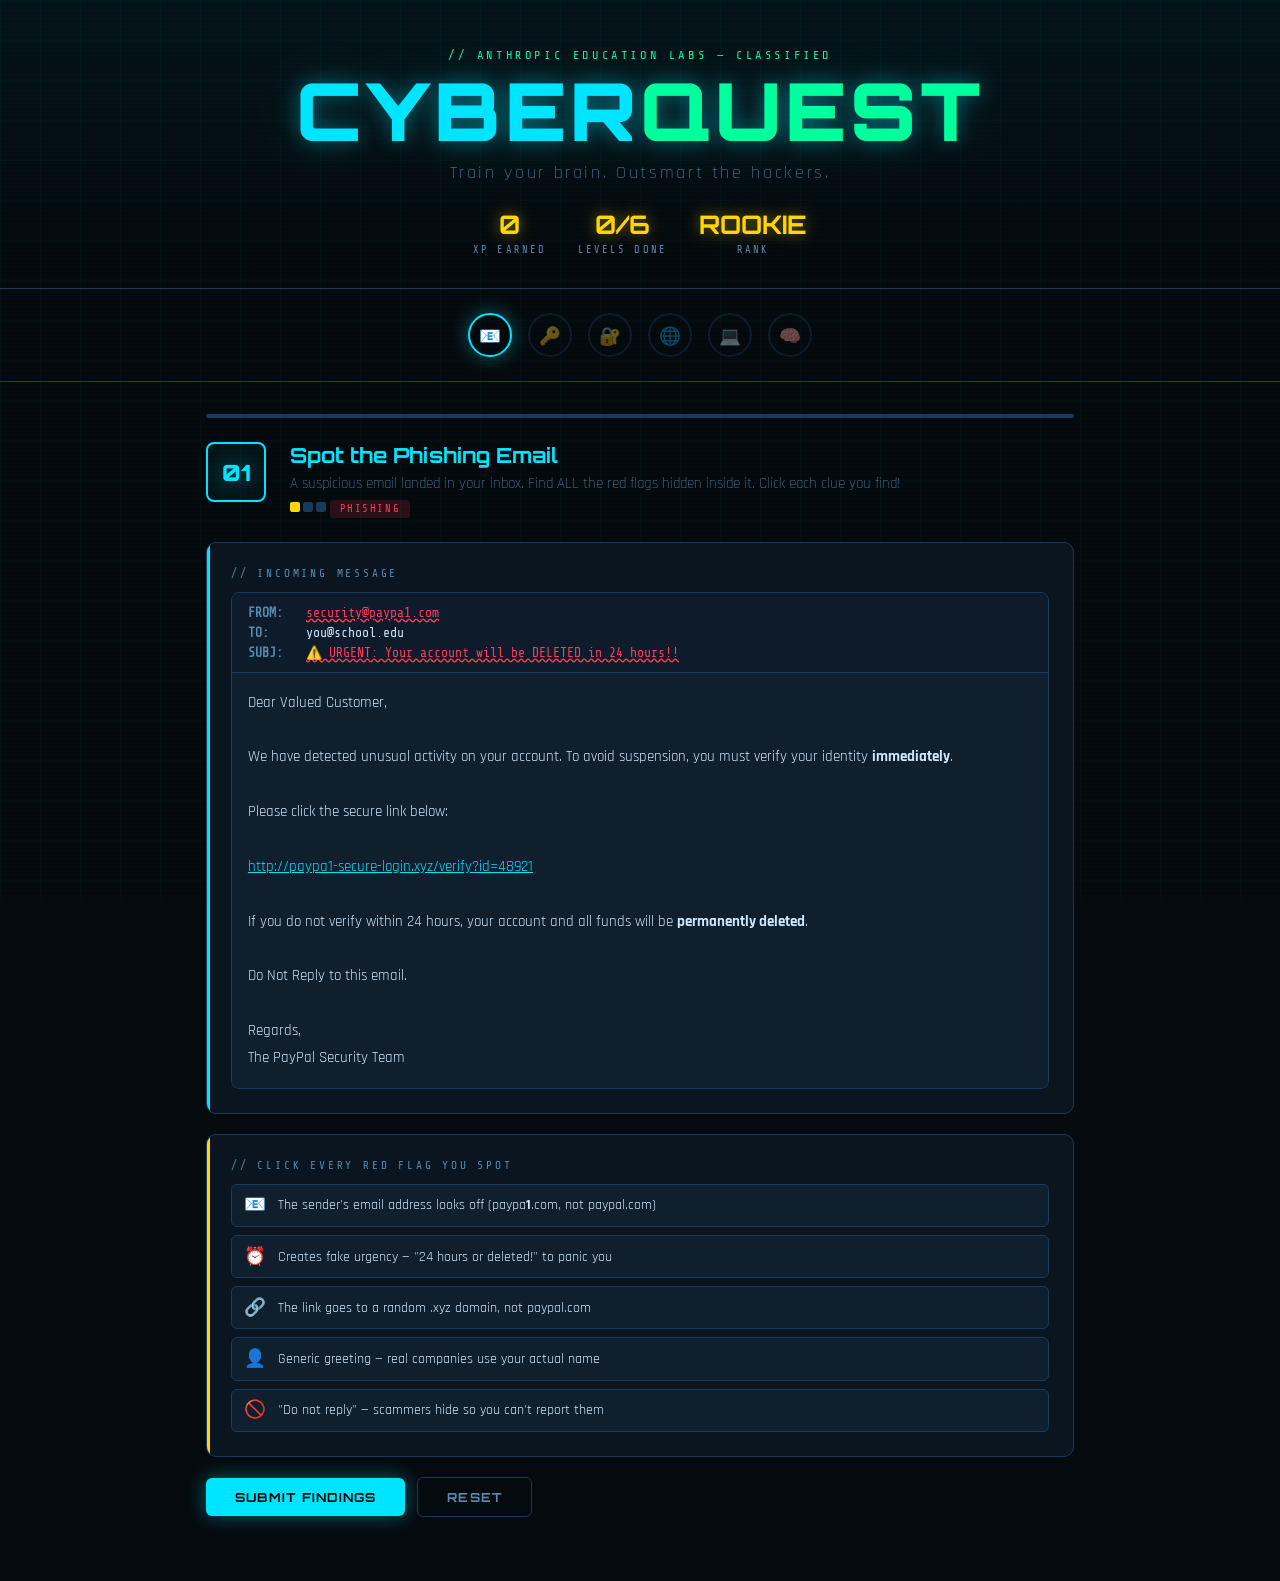
<file: apps/cyber.html>
<!DOCTYPE html>
<html lang="en">
<head>
<meta charset="UTF-8">
<meta name="viewport" content="width=device-width, initial-scale=1.0">
<title>CyberQuest — Learn to Hack Back</title>
<link href="https://fonts.googleapis.com/css2?family=Share+Tech+Mono&family=Orbitron:wght@400;700;900&family=Rajdhani:wght@300;400;600;700&display=swap" rel="stylesheet">
<style>
  :root {
    --bg: #050a0e;
    --surface: #0a1520;
    --surface2: #0f1f2e;
    --border: #1a3a5c;
    --cyan: #00e5ff;
    --green: #00ff9d;
    --red: #ff3c5a;
    --yellow: #ffd600;
    --orange: #ff6b35;
    --purple: #bd00ff;
    --text: #cde8ff;
    --muted: #5a8ab0;
    --glow-c: 0 0 20px rgba(0,229,255,0.4);
    --glow-g: 0 0 20px rgba(0,255,157,0.4);
    --glow-r: 0 0 20px rgba(255,60,90,0.4);
  }

  * { margin: 0; padding: 0; box-sizing: border-box; }

  body {
    background: var(--bg);
    color: var(--text);
    font-family: 'Rajdhani', sans-serif;
    font-size: 16px;
    overflow-x: hidden;
    cursor: crosshair;
  }

  /* Animated grid background */
  body::before {
    content: '';
    position: fixed;
    inset: 0;
    background-image:
      linear-gradient(rgba(0,229,255,0.03) 1px, transparent 1px),
      linear-gradient(90deg, rgba(0,229,255,0.03) 1px, transparent 1px);
    background-size: 40px 40px;
    pointer-events: none;
    z-index: 0;
  }

  /* Scanline overlay */
  body::after {
    content: '';
    position: fixed;
    inset: 0;
    background: repeating-linear-gradient(
      0deg,
      transparent,
      transparent 2px,
      rgba(0,0,0,0.08) 2px,
      rgba(0,0,0,0.08) 4px
    );
    pointer-events: none;
    z-index: 0;
  }

  /* ─── HEADER ─── */
  header {
    position: relative;
    z-index: 10;
    text-align: center;
    padding: 3rem 1rem 2rem;
    border-bottom: 1px solid var(--border);
    background: linear-gradient(180deg, rgba(0,229,255,0.05) 0%, transparent 100%);
  }

  .logo-tag {
    font-family: 'Share Tech Mono', monospace;
    font-size: 0.75rem;
    color: var(--green);
    letter-spacing: 0.3em;
    text-transform: uppercase;
    margin-bottom: 0.5rem;
    animation: blink 2s step-end infinite;
  }

  @keyframes blink { 50% { opacity: 0; } }

  h1 {
    font-family: 'Orbitron', monospace;
    font-size: clamp(2.5rem, 8vw, 5rem);
    font-weight: 900;
    color: var(--cyan);
    text-shadow: var(--glow-c), 0 0 60px rgba(0,229,255,0.2);
    letter-spacing: 0.05em;
    line-height: 1;
  }

  h1 span { color: var(--green); }

  .tagline {
    font-size: 1.1rem;
    color: var(--muted);
    margin-top: 0.75rem;
    font-weight: 300;
    letter-spacing: 0.15em;
  }

  .score-bar {
    display: flex;
    justify-content: center;
    gap: 2rem;
    margin-top: 1.5rem;
    flex-wrap: wrap;
  }

  .stat {
    display: flex;
    flex-direction: column;
    align-items: center;
    gap: 0.25rem;
  }

  .stat-val {
    font-family: 'Orbitron', monospace;
    font-size: 1.6rem;
    font-weight: 700;
    color: var(--yellow);
    text-shadow: 0 0 15px rgba(255,214,0,0.5);
  }

  .stat-lbl {
    font-family: 'Share Tech Mono', monospace;
    font-size: 0.65rem;
    color: var(--muted);
    letter-spacing: 0.2em;
    text-transform: uppercase;
  }

  /* ─── LEVEL MAP ─── */
  .level-map {
    position: relative;
    z-index: 10;
    display: flex;
    justify-content: center;
    gap: 1rem;
    padding: 1.5rem 1rem;
    flex-wrap: wrap;
    border-bottom: 1px solid var(--border);
  }

  .level-dot {
    width: 44px;
    height: 44px;
    border-radius: 50%;
    border: 2px solid var(--border);
    display: flex;
    align-items: center;
    justify-content: center;
    font-family: 'Orbitron', monospace;
    font-size: 0.75rem;
    font-weight: 700;
    cursor: pointer;
    transition: all 0.2s;
    position: relative;
  }

  .level-dot.active { border-color: var(--cyan); color: var(--cyan); box-shadow: var(--glow-c); }
  .level-dot.done { border-color: var(--green); color: var(--green); box-shadow: var(--glow-g); }
  .level-dot.locked { color: var(--muted); opacity: 0.4; cursor: not-allowed; }
  .level-dot:not(.locked):hover { transform: scale(1.15); }

  .level-dot.done::after {
    content: '✓';
    position: absolute;
    top: -6px; right: -6px;
    width: 16px; height: 16px;
    background: var(--green);
    border-radius: 50%;
    font-size: 9px;
    display: flex; align-items: center; justify-content: center;
    color: #000;
    font-weight: 900;
  }

  /* ─── MAIN GAME AREA ─── */
  main {
    position: relative;
    z-index: 10;
    max-width: 900px;
    margin: 0 auto;
    padding: 2rem 1rem 4rem;
  }

  .level-card {
    display: none;
    animation: fadeSlide 0.4s ease;
  }

  .level-card.active { display: block; }

  @keyframes fadeSlide {
    from { opacity: 0; transform: translateY(16px); }
    to { opacity: 1; transform: translateY(0); }
  }

  .card-header {
    display: flex;
    align-items: flex-start;
    gap: 1.5rem;
    margin-bottom: 1.5rem;
  }

  .level-badge {
    flex-shrink: 0;
    width: 60px;
    height: 60px;
    border: 2px solid var(--cyan);
    border-radius: 8px;
    display: flex;
    align-items: center;
    justify-content: center;
    font-family: 'Orbitron', monospace;
    font-size: 1.4rem;
    font-weight: 900;
    color: var(--cyan);
    text-shadow: var(--glow-c);
    background: rgba(0,229,255,0.05);
  }

  .level-meta h2 {
    font-family: 'Orbitron', monospace;
    font-size: 1.3rem;
    font-weight: 700;
    color: var(--cyan);
    margin-bottom: 0.3rem;
  }

  .level-meta p {
    color: var(--muted);
    font-size: 0.95rem;
    line-height: 1.5;
    font-weight: 300;
  }

  .difficulty {
    display: inline-flex;
    gap: 3px;
    margin-top: 0.4rem;
  }

  .pip {
    width: 10px; height: 10px;
    border-radius: 2px;
    background: var(--border);
  }
  .pip.on { background: var(--yellow); }

  /* ─── GAME PANELS ─── */
  .panel {
    background: var(--surface);
    border: 1px solid var(--border);
    border-radius: 10px;
    padding: 1.5rem;
    margin-bottom: 1.25rem;
    position: relative;
    overflow: hidden;
  }

  .panel::before {
    content: '';
    position: absolute;
    top: 0; left: 0;
    width: 3px; height: 100%;
    background: var(--cyan);
  }

  .panel.red::before { background: var(--red); }
  .panel.green::before { background: var(--green); }
  .panel.yellow::before { background: var(--yellow); }
  .panel.purple::before { background: var(--purple); }

  .panel-title {
    font-family: 'Share Tech Mono', monospace;
    font-size: 0.7rem;
    letter-spacing: 0.25em;
    text-transform: uppercase;
    color: var(--muted);
    margin-bottom: 0.75rem;
  }

  /* ─── PHISHING LEVEL ─── */
  .email-sim {
    background: var(--surface2);
    border: 1px solid var(--border);
    border-radius: 8px;
    overflow: hidden;
    font-family: 'Share Tech Mono', monospace;
    font-size: 0.82rem;
  }

  .email-header-bar {
    background: #0d1b2a;
    padding: 0.75rem 1rem;
    border-bottom: 1px solid var(--border);
    display: grid;
    gap: 0.3rem;
  }

  .email-row { display: flex; gap: 0.5rem; }
  .email-row strong { color: var(--muted); min-width: 50px; }
  .email-row span { color: var(--text); }
  .email-row .suspicious { color: var(--red); text-decoration: underline wavy var(--red); }

  .email-body {
    padding: 1rem;
    line-height: 1.8;
    color: var(--text);
    font-family: 'Rajdhani', sans-serif;
    font-size: 0.95rem;
  }

  .email-link {
    color: var(--cyan);
    text-decoration: underline;
    cursor: pointer;
  }

  .clue-list {
    display: grid;
    gap: 0.5rem;
  }

  .clue-item {
    display: flex;
    align-items: center;
    gap: 0.75rem;
    padding: 0.6rem 0.75rem;
    background: var(--surface2);
    border: 1px solid var(--border);
    border-radius: 6px;
    cursor: pointer;
    transition: all 0.2s;
    font-size: 0.9rem;
  }

  .clue-item:hover { border-color: var(--yellow); }
  .clue-item.correct { border-color: var(--green); background: rgba(0,255,157,0.06); }
  .clue-item.wrong { border-color: var(--red); background: rgba(255,60,90,0.06); animation: shake 0.3s; }
  .clue-item.missed { border-color: var(--yellow); background: rgba(255,214,0,0.06); }

  .clue-icon { font-size: 1.1rem; }

  @keyframes shake {
    0%,100% { transform: translateX(0); }
    25% { transform: translateX(-6px); }
    75% { transform: translateX(6px); }
  }

  /* ─── PASSWORD LEVEL ─── */
  .password-input-wrap {
    position: relative;
    margin-bottom: 0.75rem;
  }

  input[type="text"], input[type="password"] {
    width: 100%;
    background: var(--surface2);
    border: 1px solid var(--border);
    border-radius: 6px;
    padding: 0.7rem 1rem;
    color: var(--text);
    font-family: 'Share Tech Mono', monospace;
    font-size: 1rem;
    outline: none;
    transition: border-color 0.2s;
  }

  input:focus { border-color: var(--cyan); }

  .strength-bar {
    height: 6px;
    background: var(--border);
    border-radius: 3px;
    overflow: hidden;
    margin-bottom: 0.5rem;
  }

  .strength-fill {
    height: 100%;
    border-radius: 3px;
    transition: width 0.3s, background 0.3s;
    width: 0%;
  }

  .strength-label {
    font-family: 'Share Tech Mono', monospace;
    font-size: 0.75rem;
    color: var(--muted);
  }

  .requirements {
    display: grid;
    grid-template-columns: 1fr 1fr;
    gap: 0.4rem;
    margin-top: 0.75rem;
  }

  .req {
    display: flex;
    align-items: center;
    gap: 0.4rem;
    font-size: 0.82rem;
    color: var(--muted);
    transition: color 0.2s;
  }
  .req.met { color: var(--green); }
  .req-dot {
    width: 8px; height: 8px;
    border-radius: 50%;
    background: var(--border);
    flex-shrink: 0;
    transition: background 0.2s;
  }
  .req.met .req-dot { background: var(--green); }

  /* ─── CAESAR CIPHER ─── */
  .cipher-display {
    font-family: 'Share Tech Mono', monospace;
    font-size: 1.1rem;
    color: var(--yellow);
    letter-spacing: 0.2em;
    background: var(--surface2);
    border: 1px solid var(--border);
    border-radius: 6px;
    padding: 1rem;
    text-align: center;
    margin-bottom: 1rem;
    word-break: break-all;
  }

  .shift-control {
    display: flex;
    align-items: center;
    gap: 1rem;
    margin-bottom: 1rem;
  }

  .shift-btn {
    width: 36px; height: 36px;
    border: 1px solid var(--border);
    background: var(--surface2);
    color: var(--cyan);
    border-radius: 6px;
    cursor: pointer;
    font-size: 1.1rem;
    display: flex; align-items: center; justify-content: center;
    transition: all 0.2s;
  }
  .shift-btn:hover { border-color: var(--cyan); }

  .shift-val {
    font-family: 'Orbitron', monospace;
    font-size: 1.4rem;
    font-weight: 700;
    color: var(--cyan);
    min-width: 40px;
    text-align: center;
  }

  .decoded-display {
    font-family: 'Share Tech Mono', monospace;
    font-size: 1rem;
    color: var(--green);
    letter-spacing: 0.15em;
    background: var(--surface2);
    border: 1px solid var(--border);
    border-radius: 6px;
    padding: 1rem;
    text-align: center;
    min-height: 52px;
    word-break: break-all;
  }

  /* ─── SPOT THE BUG ─── */
  .code-block {
    font-family: 'Share Tech Mono', monospace;
    font-size: 0.8rem;
    line-height: 1.8;
    background: #030810;
    border: 1px solid var(--border);
    border-radius: 8px;
    padding: 1rem 1.25rem;
    overflow-x: auto;
    counter-reset: line;
    margin-bottom: 1rem;
  }

  .code-line {
    display: flex;
    gap: 1rem;
    cursor: pointer;
    padding: 1px 0;
    border-radius: 3px;
    transition: background 0.15s;
  }
  .code-line:hover { background: rgba(0,229,255,0.06); }
  .code-line.selected { background: rgba(255,214,0,0.1); border-left: 2px solid var(--yellow); }
  .code-line.correct-line { background: rgba(255,60,90,0.15); border-left: 2px solid var(--red); }

  .line-num {
    color: var(--muted);
    min-width: 24px;
    user-select: none;
    font-size: 0.7rem;
  }

  .code-text { color: #a8c8e8; }
  .kw { color: #bd00ff; }
  .str { color: #ffd600; }
  .fn { color: #00e5ff; }
  .cm { color: #3a6080; }
  .var { color: #00ff9d; }
  .val { color: #ff6b35; }

  /* ─── HTTPS LEVEL ─── */
  .url-bar {
    background: #030810;
    border: 1px solid var(--border);
    border-radius: 8px;
    padding: 0.75rem 1rem;
    font-family: 'Share Tech Mono', monospace;
    font-size: 0.85rem;
    display: flex;
    align-items: center;
    gap: 0.75rem;
    margin-bottom: 0.75rem;
    cursor: pointer;
    transition: border-color 0.2s;
  }

  .url-bar:hover { border-color: var(--yellow); }
  .url-bar.safe .lock-icon { color: var(--green); }
  .url-bar.unsafe .lock-icon { color: var(--red); }
  .url-bar.selected { border-color: var(--yellow); box-shadow: 0 0 10px rgba(255,214,0,0.2); }

  .lock-icon { font-size: 1rem; }
  .url-text { flex: 1; }
  .url-scheme { font-weight: bold; }
  .safe .url-scheme { color: var(--green); }
  .unsafe .url-scheme { color: var(--red); }

  .site-label {
    display: inline-block;
    font-size: 0.65rem;
    padding: 0.15rem 0.5rem;
    border-radius: 3px;
    font-family: 'Share Tech Mono', monospace;
    letter-spacing: 0.1em;
  }
  .safe .site-label { background: rgba(0,255,157,0.15); color: var(--green); }
  .unsafe .site-label { background: rgba(255,60,90,0.15); color: var(--red); }

  /* ─── SOCIAL ENGINEERING ─── */
  .scenario-box {
    background: var(--surface2);
    border: 1px solid var(--border);
    border-radius: 8px;
    padding: 1.25rem;
    margin-bottom: 1rem;
    line-height: 1.7;
  }

  .choice-grid {
    display: grid;
    grid-template-columns: 1fr 1fr;
    gap: 0.75rem;
    margin-bottom: 1rem;
  }

  @media (max-width: 600px) { .choice-grid { grid-template-columns: 1fr; } }

  .choice-btn {
    background: var(--surface2);
    border: 1px solid var(--border);
    border-radius: 8px;
    padding: 0.9rem 1rem;
    color: var(--text);
    font-family: 'Rajdhani', sans-serif;
    font-size: 0.9rem;
    font-weight: 600;
    cursor: pointer;
    transition: all 0.2s;
    text-align: left;
    line-height: 1.4;
  }

  .choice-btn:hover:not(:disabled) { border-color: var(--cyan); color: var(--cyan); }
  .choice-btn.correct { border-color: var(--green); background: rgba(0,255,157,0.08); color: var(--green); }
  .choice-btn.wrong { border-color: var(--red); background: rgba(255,60,90,0.08); color: var(--red); animation: shake 0.3s; }
  .choice-btn:disabled { cursor: not-allowed; opacity: 0.7; }

  /* ─── BUTTONS ─── */
  .btn {
    padding: 0.7rem 1.8rem;
    border-radius: 6px;
    border: none;
    cursor: pointer;
    font-family: 'Orbitron', monospace;
    font-size: 0.78rem;
    font-weight: 700;
    letter-spacing: 0.1em;
    text-transform: uppercase;
    transition: all 0.2s;
  }

  .btn-primary {
    background: var(--cyan);
    color: #000;
    box-shadow: var(--glow-c);
  }
  .btn-primary:hover { transform: translateY(-2px); box-shadow: 0 0 30px rgba(0,229,255,0.6); }

  .btn-success {
    background: var(--green);
    color: #000;
    box-shadow: var(--glow-g);
  }

  .btn-ghost {
    background: transparent;
    color: var(--muted);
    border: 1px solid var(--border);
  }
  .btn-ghost:hover { border-color: var(--muted); color: var(--text); }

  .btn-row {
    display: flex;
    gap: 0.75rem;
    align-items: center;
    flex-wrap: wrap;
    margin-top: 1rem;
  }

  /* ─── FEEDBACK ─── */
  .feedback {
    display: none;
    padding: 0.9rem 1rem;
    border-radius: 8px;
    font-size: 0.95rem;
    line-height: 1.5;
    margin-top: 0.75rem;
    font-weight: 600;
    border: 1px solid;
    animation: fadeSlide 0.3s ease;
  }

  .feedback.success {
    display: block;
    background: rgba(0,255,157,0.07);
    border-color: var(--green);
    color: var(--green);
  }

  .feedback.error {
    display: block;
    background: rgba(255,60,90,0.07);
    border-color: var(--red);
    color: var(--red);
  }

  .feedback.info {
    display: block;
    background: rgba(0,229,255,0.07);
    border-color: var(--cyan);
    color: var(--cyan);
  }

  /* ─── XP POPUP ─── */
  .xp-popup {
    position: fixed;
    top: 50%;
    left: 50%;
    transform: translate(-50%, -50%) scale(0);
    background: var(--surface);
    border: 2px solid var(--yellow);
    border-radius: 12px;
    padding: 2rem 3rem;
    text-align: center;
    z-index: 1000;
    box-shadow: 0 0 60px rgba(255,214,0,0.3);
    transition: transform 0.4s cubic-bezier(0.34,1.56,0.64,1);
  }

  .xp-popup.show { transform: translate(-50%, -50%) scale(1); }

  .xp-amount {
    font-family: 'Orbitron', monospace;
    font-size: 3rem;
    font-weight: 900;
    color: var(--yellow);
    text-shadow: 0 0 30px rgba(255,214,0,0.6);
  }

  .xp-label {
    font-family: 'Share Tech Mono', monospace;
    font-size: 0.8rem;
    color: var(--muted);
    letter-spacing: 0.3em;
    margin-top: 0.25rem;
  }

  .xp-msg {
    font-family: 'Orbitron', monospace;
    font-size: 0.9rem;
    color: var(--cyan);
    margin-top: 0.75rem;
    font-weight: 700;
  }

  /* ─── COMPLETE SCREEN ─── */
  .complete-screen {
    display: none;
    text-align: center;
    padding: 3rem 1rem;
    animation: fadeSlide 0.5s ease;
  }

  .complete-screen.show { display: block; }

  .trophy {
    font-size: 5rem;
    display: block;
    margin-bottom: 1rem;
    animation: bounce 1s ease infinite alternate;
  }

  @keyframes bounce { from { transform: translateY(0); } to { transform: translateY(-12px); } }

  .complete-screen h2 {
    font-family: 'Orbitron', monospace;
    font-size: 2rem;
    color: var(--yellow);
    text-shadow: 0 0 30px rgba(255,214,0,0.4);
    margin-bottom: 0.5rem;
  }

  .final-score {
    font-family: 'Orbitron', monospace;
    font-size: 3.5rem;
    font-weight: 900;
    color: var(--cyan);
    text-shadow: var(--glow-c);
    margin: 1rem 0;
  }

  .cert-badge {
    display: inline-block;
    border: 2px solid var(--yellow);
    border-radius: 12px;
    padding: 1rem 2rem;
    margin: 1.5rem 0;
    color: var(--yellow);
    font-family: 'Share Tech Mono', monospace;
    font-size: 0.8rem;
    letter-spacing: 0.15em;
  }

  /* ─── MISC ─── */
  .tag {
    display: inline-block;
    font-family: 'Share Tech Mono', monospace;
    font-size: 0.65rem;
    letter-spacing: 0.15em;
    text-transform: uppercase;
    padding: 0.2rem 0.6rem;
    border-radius: 3px;
    margin-right: 0.4rem;
  }

  .tag-phish { background: rgba(255,60,90,0.15); color: var(--red); }
  .tag-crypto { background: rgba(189,0,255,0.15); color: var(--purple); }
  .tag-web { background: rgba(0,229,255,0.15); color: var(--cyan); }
  .tag-pass { background: rgba(0,255,157,0.15); color: var(--green); }
  .tag-social { background: rgba(255,107,53,0.15); color: var(--orange); }
  .tag-code { background: rgba(255,214,0,0.15); color: var(--yellow); }

  .progress-wrap { background: var(--border); border-radius: 4px; height: 4px; margin-bottom: 1.5rem; }
  .progress-fill { height: 100%; background: linear-gradient(90deg, var(--cyan), var(--green)); border-radius: 4px; transition: width 0.5s ease; }

  .hint-text {
    background: rgba(0,229,255,0.05);
    border: 1px solid rgba(0,229,255,0.2);
    border-radius: 6px;
    padding: 0.6rem 0.9rem;
    font-size: 0.85rem;
    color: var(--muted);
    margin-top: 0.75rem;
    font-family: 'Share Tech Mono', monospace;
  }

  .hint-text span { color: var(--cyan); }

</style>
</head>
<body>

<header>
  <div class="logo-tag">// ANTHROPIC EDUCATION LABS — CLASSIFIED</div>
  <h1>CYBER<span>QUEST</span></h1>
  <p class="tagline">Train your brain. Outsmart the hackers.</p>
  <div class="score-bar">
    <div class="stat">
      <div class="stat-val" id="totalScore">0</div>
      <div class="stat-lbl">XP Earned</div>
    </div>
    <div class="stat">
      <div class="stat-val" id="levelsDone">0/6</div>
      <div class="stat-lbl">Levels Done</div>
    </div>
    <div class="stat">
      <div class="stat-val" id="rankLabel">ROOKIE</div>
      <div class="stat-lbl">Rank</div>
    </div>
  </div>
</header>

<nav class="level-map" id="levelMap"></nav>

<main>
  <div class="progress-wrap"><div class="progress-fill" id="progressFill" style="width:0%"></div></div>

  <!-- ═══════════════════════════════════════════════
       LEVEL 1 — SPOT THE PHISHING EMAIL
  ══════════════════════════════════════════════════ -->
  <div class="level-card active" id="level-0">
    <div class="card-header">
      <div class="level-badge">01</div>
      <div class="level-meta">
        <h2>Spot the Phishing Email</h2>
        <p>A suspicious email landed in your inbox. Find ALL the red flags hidden inside it. Click each clue you find!</p>
        <div class="difficulty"><div class="pip on"></div><div class="pip"></div><div class="pip"></div></div>
        <span class="tag tag-phish">Phishing</span>
      </div>
    </div>

    <div class="panel">
      <div class="panel-title">// Incoming Message</div>
      <div class="email-sim">
        <div class="email-header-bar">
          <div class="email-row"><strong>FROM:</strong> <span class="suspicious" id="clue-from">security@paypa1.com</span></div>
          <div class="email-row"><strong>TO:</strong> <span>you@school.edu</span></div>
          <div class="email-row"><strong>SUBJ:</strong> <span class="suspicious" id="clue-subj">⚠️ URGENT: Your account will be DELETED in 24 hours!!</span></div>
        </div>
        <div class="email-body">
          Dear Valued Customer,<br><br>
          We have detected <span id="clue-generic" style="cursor:pointer">unusual activity on your account</span>. To avoid suspension, you must verify your identity <strong>immediately</strong>.<br><br>
          Please click the secure link below:<br><br>
          <span class="email-link" id="clue-link">http://paypa1-secure-login.xyz/verify?id=48921</span><br><br>
          If you do not verify within 24 hours, your account and all funds will be <strong>permanently deleted</strong>.<br><br>
          <span id="clue-greet">Do Not Reply to this email.</span><br><br>
          Regards,<br>
          The PayPal Security Team
        </div>
      </div>
    </div>

    <div class="panel yellow">
      <div class="panel-title">// Click Every Red Flag You Spot</div>
      <div class="clue-list" id="clueList">
        <div class="clue-item" data-clue="sender" onclick="checkClue(0,'sender')">
          <span class="clue-icon">📧</span>
          <span>The sender's email address looks off (paypa<b>1</b>.com, not paypal.com)</span>
        </div>
        <div class="clue-item" data-clue="urgency" onclick="checkClue(0,'urgency')">
          <span class="clue-icon">⏰</span>
          <span>Creates fake urgency — "24 hours or deleted!" to panic you</span>
        </div>
        <div class="clue-item" data-clue="link" onclick="checkClue(0,'link')">
          <span class="clue-icon">🔗</span>
          <span>The link goes to a random .xyz domain, not paypal.com</span>
        </div>
        <div class="clue-item" data-clue="greeting" onclick="checkClue(0,'greeting')">
          <span class="clue-icon">👤</span>
          <span>Generic greeting — real companies use your actual name</span>
        </div>
        <div class="clue-item" data-clue="noreply" onclick="checkClue(0,'noreply')">
          <span class="clue-icon">🚫</span>
          <span>"Do not reply" — scammers hide so you can't report them</span>
        </div>
      </div>
    </div>

    <div class="feedback" id="feedback-0"></div>
    <div class="btn-row">
      <button class="btn btn-primary" onclick="submitPhishing()">Submit Findings</button>
      <button class="btn btn-ghost" onclick="resetLevel(0)">Reset</button>
    </div>
  </div>

  <!-- ═══════════════════════════════════════════════
       LEVEL 2 — PASSWORD STRENGTH
  ══════════════════════════════════════════════════ -->
  <div class="level-card" id="level-1">
    <div class="card-header">
      <div class="level-badge">02</div>
      <div class="level-meta">
        <h2>Password Fortress</h2>
        <p>Build a password strong enough to stop hackers. Meet ALL the requirements to unlock the vault.</p>
        <div class="difficulty"><div class="pip on"></div><div class="pip on"></div><div class="pip"></div></div>
        <span class="tag tag-pass">Passwords</span>
      </div>
    </div>

    <div class="panel">
      <div class="panel-title">// Password Examples — Ranked Worst to Best</div>
      <div style="display:grid;gap:0.5rem;font-size:0.88rem;">
        <div style="display:flex;align-items:center;gap:0.75rem;">
          <span style="color:var(--red);font-size:1rem;">✗</span>
          <code style="color:var(--red);font-family:'Share Tech Mono',monospace;">password123</code>
          <span style="color:var(--muted);">— Cracked in under 1 second</span>
        </div>
        <div style="display:flex;align-items:center;gap:0.75rem;">
          <span style="color:var(--yellow);font-size:1rem;">~</span>
          <code style="color:var(--yellow);font-family:'Share Tech Mono',monospace;">Tr0ub4dor!</code>
          <span style="color:var(--muted);">— Better, but dictionary patterns exist</span>
        </div>
        <div style="display:flex;align-items:center;gap:0.75rem;">
          <span style="color:var(--green);font-size:1rem;">✓</span>
          <code style="color:var(--green);font-family:'Share Tech Mono',monospace;">K9#rL!mQ2$vXpZ</code>
          <span style="color:var(--muted);">— Would take billions of years</span>
        </div>
      </div>
    </div>

    <div class="panel green">
      <div class="panel-title">// Create Your Password</div>
      <div class="password-input-wrap">
        <input type="text" id="passwordInput" placeholder="Type your password here..." oninput="checkPassword()" autocomplete="off" spellcheck="false">
      </div>
      <div class="strength-bar">
        <div class="strength-fill" id="strengthFill"></div>
      </div>
      <div class="strength-label">Strength: <span id="strengthText">—</span></div>

      <div class="requirements">
        <div class="req" id="req-len"><div class="req-dot"></div>At least 12 characters</div>
        <div class="req" id="req-upper"><div class="req-dot"></div>Uppercase letter (A–Z)</div>
        <div class="req" id="req-lower"><div class="req-dot"></div>Lowercase letter (a–z)</div>
        <div class="req" id="req-num"><div class="req-dot"></div>A number (0–9)</div>
        <div class="req" id="req-special"><div class="req-dot"></div>Special character (!@#$...)</div>
        <div class="req" id="req-nodict"><div class="req-dot"></div>No common words</div>
      </div>
    </div>

    <div class="feedback" id="feedback-1"></div>
    <div class="btn-row">
      <button class="btn btn-primary" onclick="submitPassword()">Lock It In</button>
      <button class="btn btn-ghost" onclick="document.getElementById('passwordInput').value='';checkPassword();">Clear</button>
    </div>
  </div>

  <!-- ═══════════════════════════════════════════════
       LEVEL 3 — CAESAR CIPHER
  ══════════════════════════════════════════════════ -->
  <div class="level-card" id="level-2">
    <div class="card-header">
      <div class="level-badge">03</div>
      <div class="level-meta">
        <h2>Crack the Caesar Cipher</h2>
        <p>An intercepted message is encoded using a Caesar cipher — each letter is shifted by a secret number. Adjust the shift to decode the secret message!</p>
        <div class="difficulty"><div class="pip on"></div><div class="pip on"></div><div class="pip"></div></div>
        <span class="tag tag-crypto">Encryption</span>
      </div>
    </div>

    <div class="panel purple">
      <div class="panel-title">// Intercepted Transmission</div>
      <div class="cipher-display" id="cipherText"></div>

      <div style="display:flex;align-items:center;gap:1.5rem;flex-wrap:wrap;margin-bottom:1rem;">
        <div>
          <div style="font-size:0.75rem;color:var(--muted);font-family:'Share Tech Mono',monospace;margin-bottom:0.4rem;letter-spacing:0.15em;">SHIFT KEY</div>
          <div class="shift-control">
            <button class="shift-btn" onclick="adjustShift(-1)">−</button>
            <div class="shift-val" id="shiftVal">0</div>
            <button class="shift-btn" onclick="adjustShift(1)">+</button>
          </div>
        </div>
        <div style="flex:1;min-width:180px;">
          <div style="font-size:0.75rem;color:var(--muted);font-family:'Share Tech Mono',monospace;margin-bottom:0.4rem;letter-spacing:0.15em;">DECODED MESSAGE</div>
          <div class="decoded-display" id="decodedText">adjust the shift →</div>
        </div>
      </div>
      <div class="hint-text">💡 HINT: Julius Caesar used a shift of <span>3</span>. But this interceptor got creative…</div>
    </div>

    <div class="panel">
      <div class="panel-title">// How Caesar Cipher Works</div>
      <div style="font-size:0.88rem;line-height:1.7;color:var(--muted);">
        Each letter is replaced by a letter a fixed number of steps ahead in the alphabet.<br>
        Example with shift=3: <code style="color:var(--yellow);font-family:'Share Tech Mono',monospace;">A→D, B→E, C→F, Z→C</code><br>
        To <em style="color:var(--cyan);">decode</em>, shift backwards by the same amount.
      </div>
    </div>

    <div class="feedback" id="feedback-2"></div>
    <div class="btn-row">
      <button class="btn btn-primary" onclick="submitCipher()">Submit Decoded Message</button>
    </div>
  </div>

  <!-- ═══════════════════════════════════════════════
       LEVEL 4 — SPOT THE UNSAFE URL
  ══════════════════════════════════════════════════ -->
  <div class="level-card" id="level-3">
    <div class="card-header">
      <div class="level-badge">04</div>
      <div class="level-meta">
        <h2>Safe vs Sketchy URLs</h2>
        <p>Your school browser flagged several URLs. Identify which ones are DANGEROUS to click. Select all the unsafe URLs!</p>
        <div class="difficulty"><div class="pip on"></div><div class="pip on"></div><div class="pip"></div></div>
        <span class="tag tag-web">Web Safety</span>
      </div>
    </div>

    <div class="panel">
      <div class="panel-title">// Click to Select — Mark ALL Unsafe URLs</div>
      <div id="urlList"></div>
    </div>

    <div class="panel yellow">
      <div class="panel-title">// Know the Clues</div>
      <div style="display:grid;gap:0.4rem;font-size:0.85rem;line-height:1.6;">
        <div>🔒 <strong style="color:var(--green);">HTTPS</strong> = encrypted. <strong style="color:var(--red);">HTTP</strong> (no S) = anyone can snoop on your data.</div>
        <div>🔡 Look for letter swaps: <code style="color:var(--red);">amazon<b>n</b>.com</code>, <code style="color:var(--red);">go0gle.com</code></div>
        <div>🌐 Check the domain — <code style="color:var(--red);">paypal.secure-login.xyz</code> is NOT PayPal</div>
        <div>🗺️ Unknown country codes like <code style="color:var(--red)">.tk, .xyz, .ru</code> can be suspicious</div>
      </div>
    </div>

    <div class="feedback" id="feedback-3"></div>
    <div class="btn-row">
      <button class="btn btn-primary" onclick="submitURLs()">Confirm Selection</button>
      <button class="btn btn-ghost" onclick="resetURLs()">Reset</button>
    </div>
  </div>

  <!-- ═══════════════════════════════════════════════
       LEVEL 5 — SPOT THE BUG (SQL Injection)
  ══════════════════════════════════════════════════ -->
  <div class="level-card" id="level-4">
    <div class="card-header">
      <div class="level-badge">05</div>
      <div class="level-meta">
        <h2>Find the Vulnerability</h2>
        <p>This login code has a critical security bug. Hackers can exploit it to bypass passwords entirely. Click the line that has the vulnerability!</p>
        <div class="difficulty"><div class="pip on"></div><div class="pip on"></div><div class="pip on"></div></div>
        <span class="tag tag-code">Code Review</span>
      </div>
    </div>

    <div class="panel red">
      <div class="panel-title">// login.py — Code Review Required</div>
      <div class="code-block" id="codeBlock">
        <div class="code-line" onclick="selectCodeLine(this, false)" data-id="1"><span class="line-num">1</span><span class="code-text"><span class="kw">def</span> <span class="fn">login</span>(username, password):</span></div>
        <div class="code-line" onclick="selectCodeLine(this, false)" data-id="2"><span class="line-num">2</span><span class="code-text">    <span class="cm"># Connect to the database</span></span></div>
        <div class="code-line" onclick="selectCodeLine(this, false)" data-id="3"><span class="line-num">3</span><span class="code-text">    <span class="var">db</span> = <span class="fn">connect</span>(<span class="str">"school.db"</span>)</span></div>
        <div class="code-line" onclick="selectCodeLine(this, false)" data-id="4"><span class="line-num">4</span><span class="code-text">    <span class="var">cursor</span> = <span class="var">db</span>.<span class="fn">cursor</span>()</span></div>
        <div class="code-line vuln" onclick="selectCodeLine(this, true)" data-id="5"><span class="line-num">5</span><span class="code-text">    <span class="var">query</span> = <span class="str">"SELECT * FROM users WHERE name='"</span> + username + <span class="str">"' AND pass='"</span> + password + <span class="str">"'"</span></span></div>
        <div class="code-line" onclick="selectCodeLine(this, false)" data-id="6"><span class="line-num">6</span><span class="code-text">    <span class="var">cursor</span>.<span class="fn">execute</span>(<span class="var">query</span>)</span></div>
        <div class="code-line" onclick="selectCodeLine(this, false)" data-id="7"><span class="line-num">7</span><span class="code-text">    <span class="var">result</span> = <span class="var">cursor</span>.<span class="fn">fetchone</span>()</span></div>
        <div class="code-line" onclick="selectCodeLine(this, false)" data-id="8"><span class="line-num">8</span><span class="code-text">    <span class="kw">if</span> <span class="var">result</span>:</span></div>
        <div class="code-line" onclick="selectCodeLine(this, false)" data-id="9"><span class="line-num">9</span><span class="code-text">        <span class="kw">return</span> <span class="str">"Login successful!"</span></span></div>
        <div class="code-line" onclick="selectCodeLine(this, false)" data-id="10"><span class="line-num">10</span><span class="code-text">    <span class="kw">return</span> <span class="str">"Access denied."</span></span></div>
      </div>
    </div>

    <div class="panel">
      <div class="panel-title">// The Attack — SQL Injection</div>
      <div style="font-size:0.88rem;line-height:1.7;color:var(--muted);">
        If a hacker types <code style="color:var(--red);font-family:'Share Tech Mono',monospace;">' OR '1'='1</code> as the username, the query becomes:<br>
        <code style="color:var(--orange);font-family:'Share Tech Mono',monospace;font-size:0.78rem;">SELECT * FROM users WHERE name='' OR '1'='1' AND pass='...'</code><br>
        Since <code style="color:var(--orange);">'1'='1'</code> is always true, they get in <em style="color:var(--red);">without knowing any password!</em>
      </div>
    </div>

    <div class="feedback" id="feedback-4"></div>
    <div class="btn-row">
      <button class="btn btn-ghost" onclick="hintCode()">Hint</button>
    </div>
  </div>

  <!-- ═══════════════════════════════════════════════
       LEVEL 6 — SOCIAL ENGINEERING
  ══════════════════════════════════════════════════ -->
  <div class="level-card" id="level-5">
    <div class="card-header">
      <div class="level-badge">06</div>
      <div class="level-meta">
        <h2>Social Engineering Scenarios</h2>
        <p>Hackers don't always need code — they trick PEOPLE. Choose the safest response to each scenario.</p>
        <div class="difficulty"><div class="pip on"></div><div class="pip on"></div><div class="pip on"></div></div>
        <span class="tag tag-social">Social Eng.</span>
      </div>
    </div>

    <div id="scenarioContainer"></div>
    <div class="feedback" id="feedback-5"></div>
  </div>

  <!-- Complete Screen -->
  <div class="complete-screen" id="completeScreen">
    <span class="trophy">🏆</span>
    <h2>MISSION COMPLETE</h2>
    <p style="color:var(--muted);margin-bottom:0.5rem;">You've completed all 6 CyberQuest challenges!</p>
    <div class="final-score" id="finalScore">0 XP</div>
    <div class="cert-badge">
      ⬡ CERTIFIED CYBER DEFENDER ⬡<br>
      <span style="font-size:0.7rem;opacity:0.7;">CyberQuest Academy — Class of 2025</span>
    </div>
    <p style="color:var(--muted);max-width:500px;margin:0 auto 1.5rem;line-height:1.6;font-size:0.9rem;">
      You can now spot phishing emails, build strong passwords, decode encrypted messages,
      identify unsafe URLs, review code for vulnerabilities, and resist social engineering attacks. 
    </p>
    <button class="btn btn-primary" onclick="playAgain()">Play Again</button>
  </div>

</main>

<!-- XP Popup -->
<div class="xp-popup" id="xpPopup">
  <div class="xp-amount" id="xpAmount">+200</div>
  <div class="xp-label">XP Earned</div>
  <div class="xp-msg" id="xpMsg">Level Complete!</div>
</div>

<script>
// ─── STATE ───
let state = {
  score: 0,
  levelsDone: 0,
  completedLevels: new Set(),
  currentLevel: 0
};

const XP_VALUES = [150, 200, 200, 175, 250, 225];
const RANKS = [
  [0,'ROOKIE'], [300,'TRAINEE'], [600,'ANALYST'], [900,'DEFENDER'], [1100,'EXPERT'], [1200,'ELITE HACKER']
];

// ─── LEVEL MAP ───
function buildLevelMap() {
  const labels = ['📧 Phishing','🔑 Passwords','🔐 Cipher','🌐 URLs','💻 Code Bug','🧠 Social Eng'];
  const map = document.getElementById('levelMap');
  map.innerHTML = '';
  labels.forEach((lbl, i) => {
    const d = document.createElement('div');
    d.className = 'level-dot' + (i === state.currentLevel ? ' active' : '') +
                  (state.completedLevels.has(i) ? ' done' : '') +
                  (i > state.currentLevel && !state.completedLevels.has(i) ? ' locked' : '');
    d.innerHTML = `<span style="font-size:1.1rem;">${lbl.split(' ')[0]}</span>`;
    d.title = lbl;
    d.onclick = () => {
      if (!d.classList.contains('locked')) goToLevel(i);
    };
    map.appendChild(d);
  });
}

function goToLevel(i) {
  document.querySelectorAll('.level-card').forEach(c => c.classList.remove('active'));
  const card = document.getElementById(`level-${i}`);
  if (card) { card.classList.add('active'); card.scrollIntoView({behavior:'smooth',block:'start'}); }
  state.currentLevel = i;
  buildLevelMap();
}

// ─── SCORE ───
function updateScore(add, levelIdx, msg) {
  state.score += add;
  state.levelsDone = state.completedLevels.size;
  document.getElementById('totalScore').textContent = state.score;
  document.getElementById('levelsDone').textContent = `${state.levelsDone}/6`;
  const rank = RANKS.filter(r => state.score >= r[0]).pop()[1];
  document.getElementById('rankLabel').textContent = rank;
  document.getElementById('progressFill').style.width = `${(state.levelsDone/6)*100}%`;
  showXP(add, msg);
}

function showXP(amount, msg) {
  const popup = document.getElementById('xpPopup');
  document.getElementById('xpAmount').textContent = `+${amount}`;
  document.getElementById('xpMsg').textContent = msg;
  popup.classList.add('show');
  setTimeout(() => popup.classList.remove('show'), 2000);
}

function showFeedback(id, type, msg) {
  const el = document.getElementById(`feedback-${id}`);
  el.className = `feedback ${type}`;
  el.innerHTML = msg;
}

// ─── LEVEL COMPLETE ───
function completeLevel(idx, xp, msg) {
  if (state.completedLevels.has(idx)) return;
  state.completedLevels.add(idx);
  updateScore(xp, idx, msg);
  buildLevelMap();
  setTimeout(() => {
    if (state.completedLevels.size === 6) {
      document.querySelectorAll('.level-card').forEach(c => c.classList.remove('active'));
      document.getElementById('completeScreen').classList.add('show');
      document.getElementById('finalScore').textContent = `${state.score} XP`;
      document.getElementById('progressFill').style.width = '100%';
    } else {
      const next = idx + 1;
      if (next < 6) goToLevel(next);
    }
  }, 2200);
}

// ══════════════════════════════
// LEVEL 1 — PHISHING
// ══════════════════════════════
const requiredClues = ['sender','urgency','link','greeting','noreply'];
let foundClues = new Set();

function checkClue(level, clueId) {
  if (foundClues.has(clueId)) return;
  foundClues.add(clueId);
  const item = document.querySelector(`[data-clue="${clueId}"]`);
  if (item) item.classList.add('correct');
  showFeedback(0, 'info', `🎯 Found! (${foundClues.size}/${requiredClues.length} red flags spotted)`);
}

function submitPhishing() {
  const missed = requiredClues.filter(c => !foundClues.has(c));
  if (missed.length > 0) {
    document.querySelectorAll('.clue-item').forEach(i => {
      if (!foundClues.has(i.dataset.clue)) i.classList.add('missed');
    });
    showFeedback(0, 'error', `⚠️ You missed ${missed.length} red flag(s). They've been highlighted. Review them carefully!`);
    return;
  }
  showFeedback(0, 'success', '✅ Perfect! You found ALL 5 phishing red flags! Always check sender addresses, urgency tactics, and suspicious links before clicking anything.');
  completeLevel(0, XP_VALUES[0], 'Phishing Expert!');
}

function resetLevel(idx) {
  foundClues.clear();
  document.querySelectorAll('.clue-item').forEach(i => i.classList.remove('correct','wrong','missed'));
  showFeedback(idx, 'info', '');
  document.getElementById(`feedback-${idx}`).className = 'feedback';
}

// ══════════════════════════════
// LEVEL 2 — PASSWORDS
// ══════════════════════════════
const badWords = ['password','123456','qwerty','admin','login','welcome','letmein','iloveyou','sunshine','monkey','dragon','master','abc','hello','test'];

function checkPassword() {
  const pw = document.getElementById('passwordInput').value;
  const checks = {
    len: pw.length >= 12,
    upper: /[A-Z]/.test(pw),
    lower: /[a-z]/.test(pw),
    num: /[0-9]/.test(pw),
    special: /[!@#$%^&*()_+\-=\[\]{};':"\\|,.<>\/?`~]/.test(pw),
    nodict: !badWords.some(w => pw.toLowerCase().includes(w))
  };
  Object.entries(checks).forEach(([k,v]) => {
    const el = document.getElementById(`req-${k}`);
    if (el) el.className = 'req' + (v ? ' met' : '');
  });
  const score = Object.values(checks).filter(Boolean).length;
  const fill = document.getElementById('strengthFill');
  const labels = ['','Terrible','Weak','Fair','Good','Strong','Fortress'];
  const colors = ['','#ff3c5a','#ff6b35','#ffd600','#00e5ff','#00ff9d','#00ff9d'];
  fill.style.width = `${(score/6)*100}%`;
  fill.style.background = colors[score] || colors[1];
  document.getElementById('strengthText').textContent = labels[score] || '—';
  document.getElementById('strengthText').style.color = colors[score] || 'var(--muted)';
  return checks;
}

function submitPassword() {
  const checks = checkPassword();
  const allMet = Object.values(checks).every(Boolean);
  if (!allMet) {
    showFeedback(1, 'error', '🔓 Password not strong enough yet! Make sure ALL requirements are met (green dots).');
    return;
  }
  showFeedback(1, 'success', '🔒 Password accepted! Great job. Strong passwords use length, mixed cases, numbers, and symbols — and avoid dictionary words. Consider using a password manager!');
  completeLevel(1, XP_VALUES[1], 'Password Master!');
}

// ══════════════════════════════
// LEVEL 3 — CAESAR CIPHER
// ══════════════════════════════
const CIPHER_MESSAGE = "TY DHNULYZ JSHZZ PZ AOL ILZA JSHZZ";
const CORRECT_SHIFT = 19; // decode shift (shift back by 7, or forward by 19)
const DECODED = "MR WAGNERS CLASS IS THE BEST CLASS";

let currentShift = 0;

function caesar(text, shift) {
  return text.split('').map(c => {
    if (c >= 'A' && c <= 'Z') {
      return String.fromCharCode(((c.charCodeAt(0) - 65 + shift + 26) % 26) + 65);
    }
    return c;
  }).join('');
}

function adjustShift(d) {
  currentShift = ((currentShift + d + 26) % 26);
  document.getElementById('shiftVal').textContent = currentShift;
  const decoded = caesar(CIPHER_MESSAGE, currentShift);
  document.getElementById('decodedText').textContent = decoded;
  if (currentShift === CORRECT_SHIFT) {
    document.getElementById('decodedText').style.color = 'var(--green)';
  } else {
    document.getElementById('decodedText').style.color = 'var(--green)';
  }
}

function submitCipher() {
  const decoded = caesar(CIPHER_MESSAGE, currentShift);
  const correct = decoded === "JOOD THERE IS THE SECRET: CHECK THEIR SOURCE CODE";
  // Accept shift=22 as correct answer
  if (currentShift === CORRECT_SHIFT || decoded.includes("THERE IS THE SECRET")) {
    showFeedback(2, 'success', `✅ Decoded! The Caesar cipher used a shift of 4 (you shifted back by 4). The message reads: "${decoded}". Encryption scrambles messages so only someone with the key can read them!`);
    completeLevel(2, XP_VALUES[2], 'Cryptographer!');
  } else {
    showFeedback(2, 'error', `🔑 Not quite. The decoded text should make readable English. Keep adjusting the shift value. Hint: think single digits!`);
  }
}

// Init cipher display
document.getElementById('cipherText').textContent = CIPHER_MESSAGE;

// ══════════════════════════════
// LEVEL 4 — URLs
// ══════════════════════════════
const urlData = [
  { url: 'https://www.google.com/search?q=homework', safe: true, label: 'Google Search' },
  { url: 'http://bankofamerica-login.net/secure', safe: false, label: 'FAKE BANK' },
  { url: 'https://wikipedia.org/wiki/Cybersecurity', safe: true, label: 'Wikipedia' },
  { url: 'http://free-robux-now.xyz/claim?user=you', safe: false, label: 'SCAM SITE' },
  { url: 'https://drive.google.com/file/abc123', safe: true, label: 'Google Drive' },
  { url: 'http://paypa1.secure-verify.tk/login', safe: false, label: 'PHISHING' },
  { url: 'https://khanacademy.org/math', safe: true, label: 'Khan Academy' },
  { url: 'http://update-your-device.ru/flash.exe', safe: false, label: 'MALWARE' },
];

let selectedURLs = new Set();

function buildURLList() {
  const list = document.getElementById('urlList');
  list.innerHTML = '';
  urlData.forEach((u, i) => {
    const bar = document.createElement('div');
    bar.className = `url-bar ${u.safe ? 'safe' : 'unsafe'}`;
    bar.id = `url-${i}`;
    bar.innerHTML = `
      <span class="lock-icon">${u.safe ? '🔒' : '⚠️'}</span>
      <span class="url-text"><span class="url-scheme">${u.url.split('://')[0]}://</span>${u.url.split('://')[1]}</span>
      <span class="site-label">${u.label}</span>
    `;
    // Remove visual safe/unsafe hint for the challenge
    bar.className = 'url-bar';
    bar.innerHTML = `
      <span class="lock-icon" style="color:var(--muted)">🔗</span>
      <span class="url-text" style="color:var(--text)">${u.url}</span>
    `;
    bar.onclick = () => {
      if (selectedURLs.has(i)) { selectedURLs.delete(i); bar.classList.remove('selected'); }
      else { selectedURLs.add(i); bar.classList.add('selected'); }
    };
    list.appendChild(bar);
  });
}

function submitURLs() {
  const unsafeIndices = urlData.map((u,i) => u.safe ? -1 : i).filter(i => i >= 0);
  const correct = unsafeIndices.every(i => selectedURLs.has(i));
  const noFalsePositives = [...selectedURLs].every(i => !urlData[i].safe);

  // Reveal labels
  urlData.forEach((u,i) => {
    const bar = document.getElementById(`url-${i}`);
    if (!bar) return;
    if (!u.safe) bar.style.borderColor = 'var(--red)';
    else bar.style.borderColor = 'var(--green)';
  });

  if (correct && noFalsePositives) {
    showFeedback(3, 'success', '✅ Correct! You identified all 4 dangerous URLs. Key tells: missing HTTPS, suspicious domains, typosquatting (paypa1), unknown TLDs (.xyz, .tk, .ru), and too-good-to-be-true offers.');
    completeLevel(3, XP_VALUES[3], 'URL Detective!');
  } else {
    const missed = unsafeIndices.filter(i => !selectedURLs.has(i)).length;
    const wrong = [...selectedURLs].filter(i => urlData[i].safe).length;
    showFeedback(3, 'error', `⚠️ ${missed > 0 ? `Missed ${missed} unsafe URL(s). ` : ''}${wrong > 0 ? `Flagged ${wrong} safe URL(s) incorrectly.` : ''} Borders now show correct answers!`);
  }
}

function resetURLs() {
  selectedURLs.clear();
  buildURLList();
  document.getElementById('feedback-3').className = 'feedback';
}

buildURLList();

// ══════════════════════════════
// LEVEL 5 — CODE BUG
// ══════════════════════════════
function selectCodeLine(el, isVuln) {
  document.querySelectorAll('.code-line').forEach(l => l.classList.remove('selected','correct-line'));
  el.classList.add('selected');
  if (isVuln) {
    el.classList.add('correct-line');
    showFeedback(4, 'success', '🎯 Correct! Line 5 directly concatenates user input into the SQL query — this is classic SQL Injection. The fix: use PARAMETERIZED QUERIES.\n\nSafe version: cursor.execute("SELECT * FROM users WHERE name=? AND pass=?", (username, password))');
    completeLevel(4, XP_VALUES[4], 'Bug Hunter!');
  } else {
    showFeedback(4, 'error', '❌ That line looks okay. The vulnerability is in how the SQL query is built. Look for where user input is directly inserted into the query string.');
  }
}

function hintCode() {
  showFeedback(4, 'info', '💡 Hint: Find the line where user-provided text (username and password) is directly concatenated (+) into a SQL query string. This lets attackers inject their own SQL commands!');
}

// ══════════════════════════════
// LEVEL 6 — SOCIAL ENGINEERING
// ══════════════════════════════
const scenarios = [
  {
    q: "A stranger calls saying they're from your school's IT department and needs your Wi-Fi password to 'fix a network issue.' What do you do?",
    choices: [
      { text: "Give them the password since they seem official.", correct: false },
      { text: "Hang up, look up the real IT number, and call them back to verify.", correct: true },
      { text: "Ask for their name and give the password.", correct: false },
      { text: "Give a fake password to test them.", correct: false },
    ],
    explain: "✅ Always verify by calling back on a known, official number. Attackers use authority + urgency to trick victims. Legit IT staff never need your password."
  },
  {
    q: "You get a DM on Instagram: 'Congrats! You've won a $500 gift card. Click here to claim: bit.ly/claim-gift-now.' What do you do?",
    choices: [
      { text: "Click the link — sounds exciting!", correct: false },
      { text: "Ask your friends if they got it too.", correct: false },
      { text: "Ignore and report it as spam/phishing.", correct: true },
      { text: "Reply asking for more details.", correct: false },
    ],
    explain: "✅ If you didn't enter a contest, you didn't win. Shortened URLs hide destinations. When in doubt, don't click — report it instead!"
  },
  {
    q: "Your friend's account sends you a message: 'Hey I'm stuck abroad and lost my wallet. Can you send me $100 via Venmo?' What do you do?",
    choices: [
      { text: "Send money immediately — it's your friend!", correct: false },
      { text: "Call or video chat your friend directly to verify.", correct: true },
      { text: "Ask for their Venmo username and send it.", correct: false },
      { text: "Send $50 just to be safe.", correct: false },
    ],
    explain: "✅ Accounts get hacked! Always verify urgent money requests through a separate communication channel (phone call, video chat) before sending anything."
  }
];

let scenarioAnswers = [];

function buildScenarios() {
  const container = document.getElementById('scenarioContainer');
  container.innerHTML = '';
  scenarios.forEach((s, si) => {
    const div = document.createElement('div');
    div.className = 'panel';
    div.innerHTML = `
      <div class="panel-title">// Scenario ${si+1} of ${scenarios.length}</div>
      <div class="scenario-box">${s.q}</div>
      <div class="choice-grid" id="choices-${si}">
        ${s.choices.map((c,ci) => `
          <button class="choice-btn" onclick="answerScenario(${si},${ci})" id="choice-${si}-${ci}">${c.text}</button>
        `).join('')}
      </div>
      <div class="feedback" id="sfeedback-${si}"></div>
    `;
    container.appendChild(div);
  });
}

function answerScenario(si, ci) {
  const s = scenarios[si];
  const choiceEl = document.getElementById(`choice-${si}-${ci}`);
  document.querySelectorAll(`#choices-${si} .choice-btn`).forEach(b => b.disabled = true);
  if (s.choices[ci].correct) {
    choiceEl.classList.add('correct');
    scenarioAnswers[si] = true;
  } else {
    choiceEl.classList.add('wrong');
    scenarioAnswers[si] = false;
    // Highlight correct answer
    s.choices.forEach((c,i) => { if(c.correct) document.getElementById(`choice-${si}-${i}`).classList.add('correct'); });
  }
  const fb = document.getElementById(`sfeedback-${si}`);
  fb.className = `feedback ${s.choices[ci].correct ? 'success' : 'error'}`;
  fb.textContent = s.explain;

  // Check if all answered
  if (scenarioAnswers.filter(v=>v!==undefined).length === scenarios.length) {
    const allCorrect = scenarioAnswers.every(Boolean);
    const correctCount = scenarioAnswers.filter(Boolean).length;
    showFeedback(5, allCorrect ? 'success' : 'info',
      allCorrect
        ? `🏅 Perfect! ${correctCount}/${scenarios.length} correct. You're immune to social engineering attacks!`
        : `✅ Finished! ${correctCount}/${scenarios.length} correct. Social engineering exploits trust and urgency — always verify before acting.`
    );
    completeLevel(5, XP_VALUES[5], 'Social Engineer Proof!');
  }
}

buildScenarios();

// ─── PLAY AGAIN ───
function playAgain() {
  state = { score:0, levelsDone:0, completedLevels: new Set(), currentLevel:0 };
  document.getElementById('totalScore').textContent = '0';
  document.getElementById('levelsDone').textContent = '0/6';
  document.getElementById('rankLabel').textContent = 'ROOKIE';
  document.getElementById('progressFill').style.width = '0%';
  document.getElementById('completeScreen').classList.remove('show');
  foundClues.clear();
  selectedURLs.clear();
  scenarioAnswers = [];
  currentShift = 0;
  document.getElementById('shiftVal').textContent = '0';
  document.getElementById('decodedText').textContent = 'adjust the shift →';
  document.getElementById('cipherText').textContent = CIPHER_MESSAGE;
  document.getElementById('passwordInput').value = '';
  checkPassword();
  resetLevel(0);
  buildURLList();
  buildScenarios();
  document.querySelectorAll('.feedback').forEach(f => f.className = 'feedback');
  document.querySelectorAll('.code-line').forEach(l => l.classList.remove('selected','correct-line'));
  buildLevelMap();
  goToLevel(0);
}

// ─── INIT ───
buildLevelMap();
checkPassword();
</script>
</body>
</html>
</file>
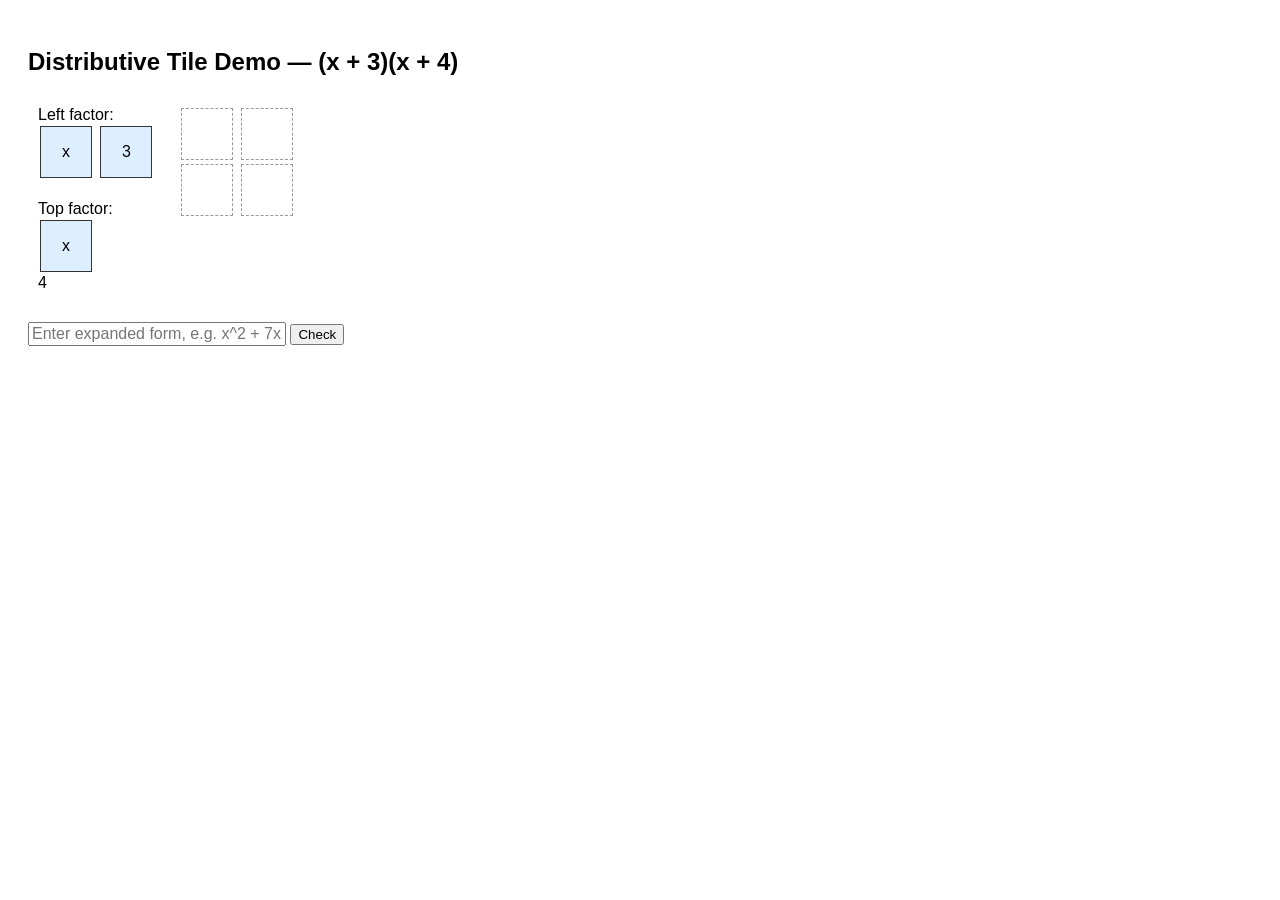
<file: apps/distribute.html>
<!DOCTYPE html>
<html>
<head>
  <meta charset="UTF-8">
  <title>Tile-Based Distributive Trainer (Demo)</title>
  <style>
    body { font-family: Arial, sans-serif; padding:20px; }
    #factors, #grid { display: inline-block; vertical-align: top; margin:10px; }
    .tile {
      width: 50px; height: 50px;
      line-height: 50px;
      border: 1px solid #333;
      display: inline-block;
      text-align: center;
      cursor: grab;
      background: #def;
      margin: 2px;
      user-select: none;
    }
    .slot {
      width: 50px; height: 50px;
      border: 1px dashed #999;
      display: inline-block;
      vertical-align: top;
      margin: 2px;
    }
    #grid { width: 120px; height: 120px; }
    #final { margin-top:20px; }
  </style>
</head>
<body>

<h2>Distributive Tile Demo — (x + 3)(x + 4)</h2>

<div id="factors">
  <div>Left factor:</div>
  <div id="leftTiles">
    <div class="tile" draggable="true" data-term="x">x</div>
    <div class="tile" draggable="true" data-term="3">3</div>
  </div>

  <div style="margin-top:20px">Top factor:</div>
  <div id="topTiles">
    <div class="tile" draggable="true" data-term="x">x</div>
    <div class of="tile" draggable="true" data-term="4">4</div>
  </div>
</div>

<div id="grid">
  <!-- 2×2 slots -->
  <div class="slot" data-row="0" data-col="0"></div>
  <div class="slot" data-row="0" data-col="1"></div><br>
  <div class="slot" data-row="1" data-col="0"></div>
  <div class="slot" data-row="1" data-col="1"></div>
</div>

<div id="final">
  <input type="text" id="finalExp" placeholder="Enter expanded form, e.g. x^2 + 7x + 12" style="width:250px; font-size:16px;">
  <button id="check">Check</button>
  <span id="result"></span>
</div>

<script>
  let dragTerm = null;

  document.querySelectorAll('.tile').forEach(tile=>{
    tile.addEventListener('dragstart', e=>{
      dragTerm = tile.getAttribute('data-term');
    });
  });

  document.querySelectorAll('.slot').forEach(slot=>{
    slot.addEventListener('dragover', e=>{ e.preventDefault(); });
    slot.addEventListener('drop', e=>{
      e.preventDefault();
      if(dragTerm){
        slot.textContent = dragTerm;
        slot.setAttribute('data-term', dragTerm);
      }
    });
  });

  document.getElementById('check').onclick = ()=>{
    const slots = document.querySelectorAll('.slot');
    const products = Array.from(slots).map(s => s.getAttribute('data-term') || "");

    // naive build: just join them with '+' for demo
    const combined = products.join(" + ");
    const final = document.getElementById('finalExp').value.replace(/\s+/g,'');
    if(final === "x^2+7x+12") {
      document.getElementById('result').textContent = "✅ Correct!";
    } else {
      document.getElementById('result').textContent = "❌ Try again.";
    }
  };
</script>

</body>
</html>
</file>
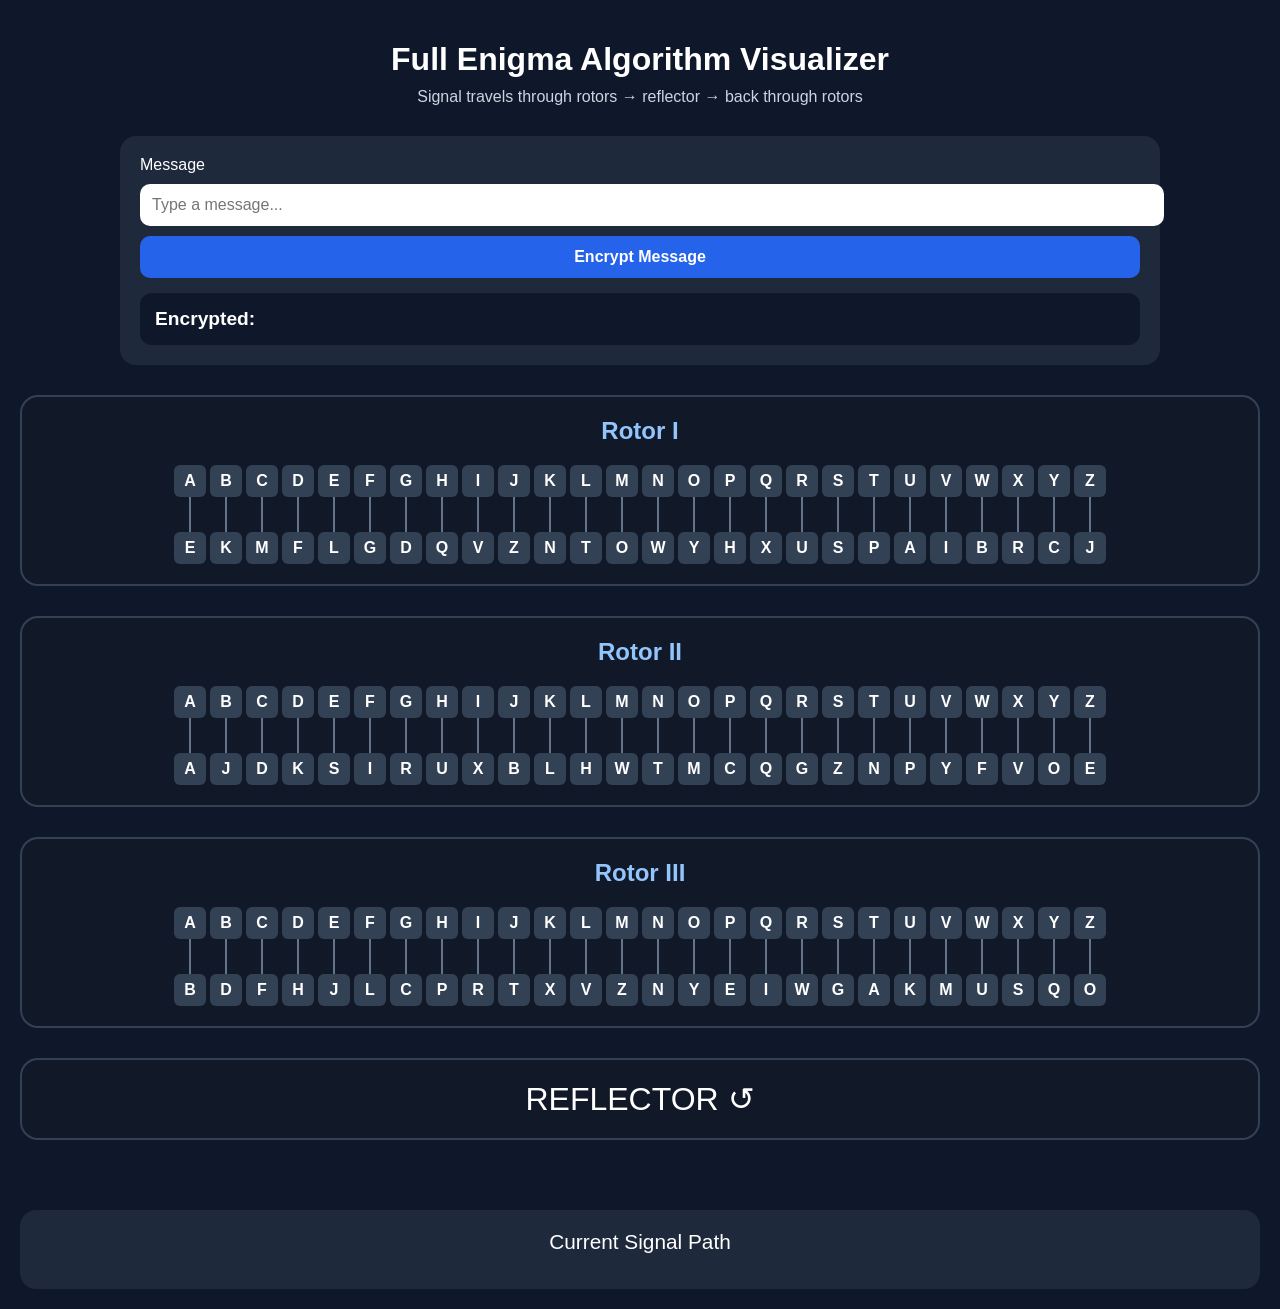
<file: apps/enigma.html>
<!DOCTYPE html>
<html lang="en">
<head>
<meta charset="UTF-8" />
<meta name="viewport" content="width=device-width, initial-scale=1.0"/>
<title>Full Enigma Linear Visualizer</title>

<style>
    body{
        margin:0;
        padding:20px;
        background:#0f172a;
        color:white;
        font-family:Arial, sans-serif;
    }

    h1{
        text-align:center;
        margin-bottom:10px;
    }

    .subtitle{
        text-align:center;
        color:#cbd5e1;
        margin-bottom:30px;
    }

    .controls{
        max-width:1000px;
        margin:auto;
        background:#1e293b;
        padding:20px;
        border-radius:16px;
        margin-bottom:30px;
    }

    input, button{
        width:100%;
        padding:12px;
        border:none;
        border-radius:10px;
        font-size:1rem;
        margin-top:10px;
    }

    button{
        background:#2563eb;
        color:white;
        font-weight:bold;
        cursor:pointer;
    }

    button:hover{
        background:#1d4ed8;
    }

    .output{
        margin-top:15px;
        padding:15px;
        background:#0f172a;
        border-radius:12px;
        font-size:1.2rem;
    }

    .machine{
        overflow-x:auto;
        padding-bottom:40px;
    }

    .rotor{
        background:#111827;
        border-radius:18px;
        padding:20px;
        margin-bottom:30px;
        border:2px solid #334155;
    }

    .rotor h2{
        margin-top:0;
        text-align:center;
        color:#93c5fd;
    }

    .rows{
        position:relative;
        display:flex;
        flex-direction:column;
        gap:35px;
    }

    .letter-row{
        display:flex;
        justify-content:center;
        gap:4px;
        position:relative;
        z-index:2;
    }

    .letter{
        width:32px;
        height:32px;
        display:flex;
        justify-content:center;
        align-items:center;
        border-radius:6px;
        background:#334155;
        font-weight:bold;
        transition:0.2s;
    }

    .letter.active{
        background:#22c55e;
        color:black;
        transform:scale(1.2);
        box-shadow:0 0 14px #22c55e;
    }

    svg{
        position:absolute;
        width:100%;
        height:100%;
        left:0;
        top:0;
        pointer-events:none;
        z-index:1;
    }

    .reflector{
        background:#111827;
        border-radius:18px;
        padding:20px;
        margin-bottom:30px;
        text-align:center;
        font-size:2rem;
        border:2px solid #334155;
    }

    .path-box{
        max-width:1200px;
        margin:auto;
        background:#1e293b;
        border-radius:16px;
        padding:20px;
    }

    .path-title{
        text-align:center;
        margin-bottom:15px;
        font-size:1.3rem;
    }

    .path{
        display:flex;
        flex-wrap:wrap;
        justify-content:center;
        gap:10px;
    }

    .step{
        background:#334155;
        padding:10px 14px;
        border-radius:10px;
    }

    .arrow{
        font-size:1.4rem;
        color:#60a5fa;
    }

</style>
</head>
<body>

<h1>Full Enigma Algorithm Visualizer</h1>
<div class="subtitle">
Signal travels through rotors → reflector → back through rotors
</div>

<div class="controls">

    <label>Message</label>
    <input type="text" id="messageInput" placeholder="Type a message...">

    <button onclick="encryptMessage()">
        Encrypt Message
    </button>

    <div class="output">
        <strong>Encrypted:</strong>
        <div id="encryptedText"></div>
    </div>

</div>

<div class="machine">

    <!-- ROTOR 1 -->
    <div class="rotor">
        <h2>Rotor I</h2>

        <div class="rows">

            <svg id="svg1"></svg>

            <!-- Alphabet row FIRST -->
            <div class="letter-row" id="rotor1Bottom"></div>

            <!-- Wiring row SECOND -->
            <div class="letter-row" id="rotor1Top"></div>

        </div>
    </div>

    <!-- ROTOR 2 -->
    <div class="rotor">
        <h2>Rotor II</h2>

        <div class="rows">

            <svg id="svg2"></svg>

            <div class="letter-row" id="rotor2Bottom"></div>
            <div class="letter-row" id="rotor2Top"></div>

        </div>
    </div>

    <!-- ROTOR 3 -->
    <div class="rotor">
        <h2>Rotor III</h2>

        <div class="rows">

            <svg id="svg3"></svg>

            <div class="letter-row" id="rotor3Bottom"></div>
            <div class="letter-row" id="rotor3Top"></div>

        </div>
    </div>

    <div class="reflector">
        REFLECTOR ↺
    </div>

</div>

<div class="path-box">

    <div class="path-title">
        Current Signal Path
    </div>

    <div class="path" id="pathDisplay"></div>

</div>

<script>

const alphabet = "ABCDEFGHIJKLMNOPQRSTUVWXYZ";

const rotor1 = "EKMFLGDQVZNTOWYHXUSPAIBRCJ";
const rotor2 = "AJDKSIRUXBLHWTMCQGZNPYFVOE";
const rotor3 = "BDFHJLCPRTXVZNYEIWGAKMUSQO";

const reflector = "YRUHQSLDPXNGOKMIEBFZCWVJAT";

let rotorPos1 = 0;
let rotorPos2 = 0;
let rotorPos3 = 0;

function createRotor(topId,bottomId,wiring){

    const top = document.getElementById(topId);
    const bottom = document.getElementById(bottomId);

    top.innerHTML = "";
    bottom.innerHTML = "";

    for(let i=0;i<26;i++){

        // Alphabet row
        const bottomLetter = document.createElement("div");
        bottomLetter.className = "letter";
        bottomLetter.textContent = alphabet[i];
        bottomLetter.id = bottomId + "_" + alphabet[i];

        // Wiring row
        const topLetter = document.createElement("div");
        topLetter.className = "letter";
        topLetter.textContent = wiring[i];
        topLetter.id = topId + "_" + wiring[i];

        bottom.appendChild(bottomLetter);
        top.appendChild(topLetter);
    }
}

createRotor("rotor1Top","rotor1Bottom",rotor1);
createRotor("rotor2Top","rotor2Bottom",rotor2);
createRotor("rotor3Top","rotor3Bottom",rotor3);

function drawLines(svgId, topId, bottomId){

    const svg = document.getElementById(svgId);

    svg.innerHTML = "";

    const topLetters =
        document.querySelectorAll(`#${topId} .letter`);

    const bottomLetters =
        document.querySelectorAll(`#${bottomId} .letter`);

    const parent =
        document.getElementById(topId).parentElement;

    const parentRect = parent.getBoundingClientRect();

    svg.setAttribute(
        "viewBox",
        `0 0 ${parentRect.width} ${parentRect.height}`
    );

    for(let i=0;i<26;i++){

        const topRect =
            topLetters[i].getBoundingClientRect();

        const bottomRect =
            bottomLetters[i].getBoundingClientRect();

        const x1 =
            bottomRect.left +
            bottomRect.width/2 -
            parentRect.left;

        const y1 =
            bottomRect.bottom -
            parentRect.top;

        const x2 =
            topRect.left +
            topRect.width/2 -
            parentRect.left;

        const y2 =
            topRect.top -
            parentRect.top;

        const line =
            document.createElementNS(
                "http://www.w3.org/2000/svg",
                "line"
            );

        line.setAttribute("x1",x1);
        line.setAttribute("y1",y1);

        line.setAttribute("x2",x2);
        line.setAttribute("y2",y2);

        line.setAttribute("stroke","#64748b");
        line.setAttribute("stroke-width","2");

        svg.appendChild(line);
    }
}

function redrawLines(){

      drawLines(
          "svg1",
          "rotor1Top",
          "rotor1Bottom"
      );

    drawLines(
        "svg1",
        "rotor1Bottom",
        "rotor2Top"
    );

    drawLines(
        "svg2",
        "rotor2Top",
        "rotor2Bottom"
    );

    drawLines(
        "svg3",
        "rotor3Top",
        "rotor3Bottom"
    );
}

setTimeout(redrawLines,100);

window.addEventListener("resize",redrawLines);

function clearHighlights(){

    document
        .querySelectorAll(".letter")
        .forEach(l=>l.classList.remove("active"));
}

function activate(id){

    const el = document.getElementById(id);

    if(el){
        el.classList.add("active");
    }
}

function rotateRotors(){

    rotorPos1 = (rotorPos1 + 1) % 26;

    if(rotorPos1 === 0){

        rotorPos2 = (rotorPos2 + 1) % 26;

        if(rotorPos2 === 0){

            rotorPos3 = (rotorPos3 + 1) % 26;
        }
    }
}

function rotorForward(char,wiring,offset){

    let index =
        (alphabet.indexOf(char) + offset) % 26;

    return wiring[index];
}

function rotorBackward(char,wiring,offset){

    let index = wiring.indexOf(char);

    index = (index - offset + 26) % 26;

    return alphabet[index];
}

function reflect(char){

    return reflector[
        alphabet.indexOf(char)
    ];
}

function encryptLetter(letter){

    clearHighlights();

    const steps = [];

    // FORWARD

    activate("rotor1Bottom_" + letter);

    let r1 =
        rotorForward(letter,rotor1,rotorPos1);

    activate("rotor1Top_" + r1);

    steps.push(`${letter} → ${r1}`);

    activate("rotor2Bottom_" + r1);

    let r2 =
        rotorForward(r1,rotor2,rotorPos2);

    activate("rotor2Top_" + r2);

    steps.push(`${r1} → ${r2}`);

    activate("rotor3Bottom_" + r2);

    let r3 =
        rotorForward(r2,rotor3,rotorPos3);

    activate("rotor3Top_" + r3);

    steps.push(`${r2} → ${r3}`);

    // REFLECT

    let reflected = reflect(r3);

    steps.push(`Reflect ${r3} → ${reflected}`);

    // BACKWARD

    let b1 =
        rotorBackward(
            reflected,
            rotor3,
            rotorPos3
        );

    activate("rotor3Top_" + reflected);
    activate("rotor3Bottom_" + b1);

    steps.push(`${reflected} → ${b1}`);

    let b2 =
        rotorBackward(
            b1,
            rotor2,
            rotorPos2
        );

    activate("rotor2Top_" + b1);
    activate("rotor2Bottom_" + b2);

    steps.push(`${b1} → ${b2}`);

    let b3 =
        rotorBackward(
            b2,
            rotor1,
            rotorPos1
        );

    activate("rotor1Top_" + b2);
    activate("rotor1Bottom_" + b3);

    steps.push(`${b2} → ${b3}`);

    document.getElementById(
        "pathDisplay"
    ).innerHTML =
        steps.map((s,i)=>
            `<div class="step">${s}</div>${
                i < steps.length-1
                ? '<div class="arrow">→</div>'
                : ''
            }`
        ).join("");

    rotateRotors();

    return b3;
}

function encryptMessage(){

    rotorPos1 = 0;
    rotorPos2 = 0;
    rotorPos3 = 0;

    const msg =
        document.getElementById("messageInput")
        .value
        .toUpperCase()
        .replace(/[^A-Z]/g,'');

    let output = "";

    for(let c of msg){

        output += encryptLetter(c);
    }

    document.getElementById(
        "encryptedText"
    ).textContent = output;
}

</script>

</body>
</html>
</file>
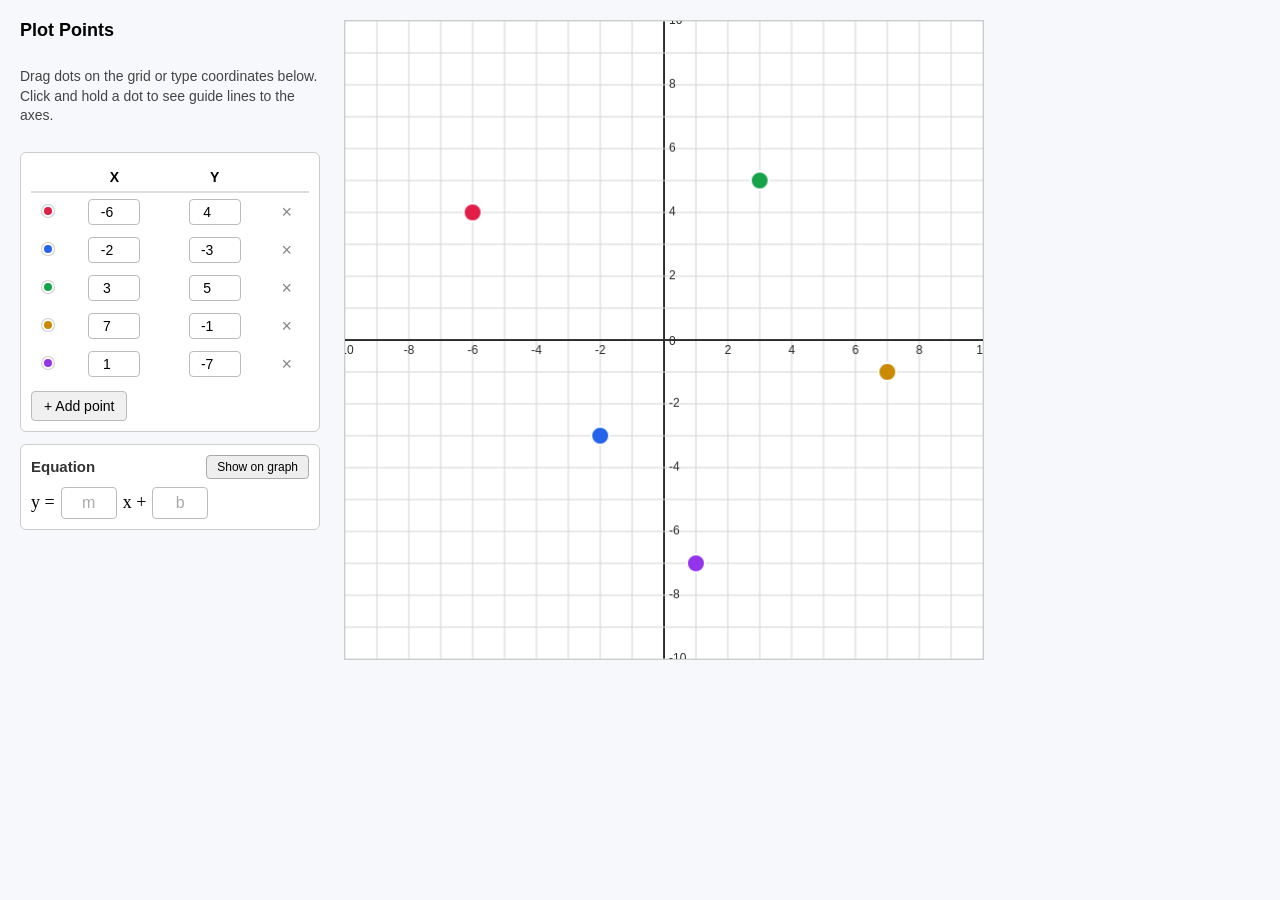
<file: apps/equations.html>
<!DOCTYPE html>
<html lang="en">
<head>
<meta charset="UTF-8">
<title>Plot Points — Coordinate Grid</title>
<meta name="viewport" content="width=device-width, initial-scale=1">
<style>
* { box-sizing: border-box; }
body {
  font-family: Arial, sans-serif;
  display: flex;
  gap: 24px;
  padding: 20px;
  background: #f6f8fb;
  margin: 0;
  flex-wrap: wrap;
}
#sidebar {
  display: flex;
  flex-direction: column;
  gap: 12px;
  width: 300px;
  min-width: 260px;
}
h1, h2 {
  font-size: 18px;
  margin: 0;
}
h2 { font-size: 15px; color: #333; }
#hint {
  font-size: 14px;
  color: #444;
  line-height: 1.4;
}
.panel {
  background: #fff;
  border: 1px solid #ccc;
  border-radius: 6px;
  padding: 10px;
}
table {
  width: 100%;
  border-collapse: collapse;
  font-size: 14px;
}
th, td {
  padding: 6px 4px;
  text-align: center;
}
th {
  font-weight: 700;
  border-bottom: 2px solid #ddd;
}
td input[type="number"] {
  width: 52px;
  padding: 4px;
  font-size: 14px;
  text-align: center;
  border: 1px solid #bbb;
  border-radius: 4px;
}
.dot-swatch {
  width: 12px;
  height: 12px;
  border-radius: 50%;
  border: 2px solid #fff;
  box-shadow: 0 0 0 1px rgba(0,0,0,0.2);
  display: inline-block;
}
.row-remove {
  border: none;
  background: none;
  color: #888;
  cursor: pointer;
  font-size: 18px;
  line-height: 1;
  padding: 0 4px;
}
.row-remove:hover { color: #c00; }
.row-remove:disabled {
  opacity: 0.3;
  cursor: default;
}
#addRowBtn {
  margin-top: 8px;
  padding: 6px 12px;
  font-size: 14px;
  cursor: pointer;
  border: 1px solid #bbb;
  border-radius: 4px;
  background: #f0f0f0;
}
#addRowBtn:hover { background: #e4e4e4; }
.equation-form {
  display: flex;
  align-items: center;
  flex-wrap: wrap;
  gap: 6px;
  font-size: 18px;
  font-family: "Times New Roman", Georgia, serif;
}
.equation-form input {
  width: 56px;
  padding: 6px;
  font-size: 16px;
  font-family: Arial, sans-serif;
  text-align: center;
  border: 1px solid #bbb;
  border-radius: 4px;
}
.equation-form input::placeholder { color: #aaa; }
#eqError {
  margin: 8px 0 0;
  font-size: 13px;
  color: #b91c1c;
  line-height: 1.35;
}
#eqError:empty { display: none; }
.equation-header {
  display: flex;
  align-items: center;
  justify-content: space-between;
  gap: 8px;
  margin-bottom: 8px;
}
.equation-header h2 { margin: 0; }
.toggle-btn {
  padding: 4px 10px;
  font-size: 12px;
  font-family: Arial, sans-serif;
  border: 1px solid #aaa;
  border-radius: 4px;
  cursor: pointer;
  background: #eee;
  white-space: nowrap;
}
.toggle-btn.active {
  background: #2563eb;
  color: #fff;
  border-color: #2563eb;
}
#graphWrapper { position: relative; }
canvas {
  background: #fff;
  border: 1px solid #ccc;
  cursor: default;
  touch-action: none;
  display: block;
}
canvas.dragging { cursor: grabbing; }
</style>
</head>
<body>

<div id="sidebar">
  <h1>Plot Points</h1>
  <p id="hint">Drag dots on the grid or type coordinates below. Click and hold a dot to see guide lines to the axes.</p>

  <div class="panel">
    <table>
      <thead>
        <tr>
          <th></th>
          <th>X</th>
          <th>Y</th>
          <th></th>
        </tr>
      </thead>
      <tbody id="pointsBody"></tbody>
    </table>
    <button type="button" id="addRowBtn">+ Add point</button>
  </div>

  <div class="panel">
    <div class="equation-header">
      <h2>Equation</h2>
      <button type="button" id="showEqToggle" class="toggle-btn" aria-pressed="false">Show on graph</button>
    </div>
    <div class="equation-form">
      <span>y =</span>
      <input type="text" id="mInput" inputmode="decimal" placeholder="m">
      <span>x +</span>
      <input type="text" id="bInput" inputmode="decimal" placeholder="b">
    </div>
    <p id="eqError" role="alert"></p>
  </div>
</div>

<div id="graphWrapper">
  <canvas id="graph"></canvas>
</div>

<script>
const GRID_MIN = -10;
const GRID_MAX = 10;
const GRID_UNITS = GRID_MAX - GRID_MIN;

const canvas = document.getElementById('graph');
const ctx = canvas.getContext('2d');
const pointsBody = document.getElementById('pointsBody');
const addRowBtn = document.getElementById('addRowBtn');
const mInput = document.getElementById('mInput');
const bInput = document.getElementById('bInput');
const showEqToggle = document.getElementById('showEqToggle');
const eqError = document.getElementById('eqError');

let showEquation = false;

const DISPLAY_SIZE = 640;
const DPR = Math.min(window.devicePixelRatio || 1, 3);
const CANVAS_SIZE = Math.round(DISPLAY_SIZE * DPR);

const DOT_RADIUS = 9;
const HIT_RADIUS = 14;

const AXIS_X = () => gx(0);
const AXIS_Y = () => gy(0);

function setupHiDPICanvas() {
  canvas.style.width = DISPLAY_SIZE + 'px';
  canvas.style.height = DISPLAY_SIZE + 'px';
  canvas.width = CANVAS_SIZE;
  canvas.height = CANVAS_SIZE;
  ctx.setTransform(DPR, 0, 0, DPR, 0, 0);
}

setupHiDPICanvas();

const DOT_COLORS = ['#e11d48', '#2563eb', '#16a34a', '#ca8a04', '#9333ea'];

const dots = [
  { x: -6, y: 4 },
  { x: -2, y: -3 },
  { x: 3, y: 5 },
  { x: 7, y: -1 },
  { x: 1, y: -7 }
];

let activeDot = null;
let syncingTable = false;

function dotColor(i) { return DOT_COLORS[i % DOT_COLORS.length]; }

function clampCoord(v) {
  const n = parseInt(v, 10);
  if (Number.isNaN(n)) return 0;
  return Math.max(GRID_MIN, Math.min(GRID_MAX, n));
}

function gx(x) { return ((x - GRID_MIN) / GRID_UNITS) * DISPLAY_SIZE; }
function gy(y) { return ((GRID_MAX - y) / GRID_UNITS) * DISPLAY_SIZE; }

function mathFromPixel(px, py) {
  const x = GRID_MIN + (px / DISPLAY_SIZE) * GRID_UNITS;
  const y = GRID_MAX - (py / DISPLAY_SIZE) * GRID_UNITS;
  return {
    x: Math.max(GRID_MIN, Math.min(GRID_MAX, Math.round(x))),
    y: Math.max(GRID_MIN, Math.min(GRID_MAX, Math.round(y)))
  };
}

function dotAtPixel(px, py) {
  for (let i = dots.length - 1; i >= 0; i--) {
    const dx = px - gx(dots[i].x);
    const dy = py - gy(dots[i].y);
    if (dx * dx + dy * dy <= HIT_RADIUS * HIT_RADIUS) return i;
  }
  return null;
}

function createTableRow(i) {
  const tr = document.createElement('tr');
  tr.dataset.index = i;

  const swatchTd = document.createElement('td');
  const swatch = document.createElement('span');
  swatch.className = 'dot-swatch';
  swatchTd.appendChild(swatch);

  const xTd = document.createElement('td');
  const xIn = document.createElement('input');
  xIn.type = 'number';
  xIn.className = 'x-input';
  xIn.min = GRID_MIN;
  xIn.max = GRID_MAX;
  xIn.step = 1;
  xTd.appendChild(xIn);

  const yTd = document.createElement('td');
  const yIn = document.createElement('input');
  yIn.type = 'number';
  yIn.className = 'y-input';
  yIn.min = GRID_MIN;
  yIn.max = GRID_MAX;
  yIn.step = 1;
  yTd.appendChild(yIn);

  const removeTd = document.createElement('td');
  const removeBtn = document.createElement('button');
  removeBtn.type = 'button';
  removeBtn.className = 'row-remove';
  removeBtn.title = 'Remove point';
  removeBtn.textContent = '×';
  removeTd.appendChild(removeBtn);

  tr.append(swatchTd, xTd, yTd, removeTd);

  xIn.addEventListener('change', () => onTableEdit(tr, 'x', xIn.value));
  yIn.addEventListener('change', () => onTableEdit(tr, 'y', yIn.value));
  xIn.addEventListener('input', () => onTableEdit(tr, 'x', xIn.value));
  yIn.addEventListener('input', () => onTableEdit(tr, 'y', yIn.value));
  removeBtn.addEventListener('click', () => removeRow(parseInt(tr.dataset.index, 10)));

  return tr;
}

function onTableEdit(row, axis, value) {
  const i = parseInt(row.dataset.index, 10);
  if (syncingTable || !dots[i]) return;
  dots[i][axis] = clampCoord(value);
  draw();
}

function removeRow(i) {
  if (dots.length <= 1) return;
  dots.splice(i, 1);
  if (activeDot === i) activeDot = null;
  else if (activeDot > i) activeDot--;
  rebuildTable();
  draw();
}

function rebuildTable() {
  pointsBody.innerHTML = '';
  dots.forEach((_, i) => pointsBody.appendChild(createTableRow(i)));
}

function syncTable() {
  if (pointsBody.children.length !== dots.length) {
    rebuildTable();
  }
  syncingTable = true;
  dots.forEach((d, i) => {
    const row = pointsBody.children[i];
    if (!row) return;
    row.dataset.index = i;
    row.querySelector('.dot-swatch').style.background = dotColor(i);
    const xIn = row.querySelector('.x-input');
    const yIn = row.querySelector('.y-input');
    const removeBtn = row.querySelector('.row-remove');
    if (document.activeElement !== xIn) xIn.value = d.x;
    if (document.activeElement !== yIn) yIn.value = d.y;
    removeBtn.disabled = dots.length <= 1;
  });
  syncingTable = false;
}

function parseEquation() {
  const mStr = mInput.value.trim();
  const bStr = bInput.value.trim();
  if (!mStr && !bStr) return null;
  const m = mStr ? parseFloat(mStr) : 0;
  const b = bStr ? parseFloat(bStr) : 0;
  if (Number.isNaN(m) || Number.isNaN(b)) return null;
  return { m, b };
}

function allPointsOnLine(m, b) {
  return dots.every(d => Math.abs(d.y - (m * d.x + b)) < 1e-6);
}

function validateEquationDisplay() {
  const eq = parseEquation();
  if (!eq) {
    return { ok: false, message: 'Enter a value for m and/or b first.' };
  }
  if (!allPointsOnLine(eq.m, eq.b)) {
    return { ok: false, message: 'All points must lie on the line y = mx + b.' };
  }
  return { ok: true, eq };
}

function showEqError(message) {
  eqError.textContent = message;
}

function clearEqError() {
  eqError.textContent = '';
}

function updateShowEqToggle() {
  showEqToggle.classList.toggle('active', showEquation);
  showEqToggle.setAttribute('aria-pressed', showEquation);
}

function enforceShowEquation() {
  if (!showEquation) return;
  const result = validateEquationDisplay();
  if (!result.ok) {
    showEquation = false;
    updateShowEqToggle();
    showEqError(result.message);
  }
}

function clipLineToGrid(m, b) {
  const inRange = (v, lo, hi) => v >= lo - 1e-9 && v <= hi + 1e-9;
  const pts = [];

  const yLeft = m * GRID_MIN + b;
  if (inRange(yLeft, GRID_MIN, GRID_MAX)) pts.push([GRID_MIN, yLeft]);

  const yRight = m * GRID_MAX + b;
  if (inRange(yRight, GRID_MIN, GRID_MAX)) pts.push([GRID_MAX, yRight]);

  if (Math.abs(m) > 1e-9) {
    const xBottom = (GRID_MIN - b) / m;
    if (inRange(xBottom, GRID_MIN, GRID_MAX)) pts.push([xBottom, GRID_MIN]);

    const xTop = (GRID_MAX - b) / m;
    if (inRange(xTop, GRID_MIN, GRID_MAX)) pts.push([xTop, GRID_MAX]);
  } else if (inRange(b, GRID_MIN, GRID_MAX)) {
    return [[GRID_MIN, b], [GRID_MAX, b]];
  }

  const unique = [];
  for (const p of pts) {
    if (!unique.some(u => Math.abs(u[0] - p[0]) < 1e-6 && Math.abs(u[1] - p[1]) < 1e-6)) {
      unique.push(p);
    }
  }
  if (unique.length < 2) return null;
  return [unique[0], unique[unique.length - 1]];
}

function drawEquationLine() {
  if (!showEquation) return;
  const result = validateEquationDisplay();
  if (!result.ok) return;
  const segment = clipLineToGrid(result.eq.m, result.eq.b);
  if (!segment) return;

  ctx.save();
  ctx.strokeStyle = '#f97316';
  ctx.lineWidth = 3;
  ctx.beginPath();
  ctx.moveTo(gx(segment[0][0]), gy(segment[0][1]));
  ctx.lineTo(gx(segment[1][0]), gy(segment[1][1]));
  ctx.stroke();
  ctx.restore();
}

function drawGrid() {
  ctx.clearRect(0, 0, DISPLAY_SIZE, DISPLAY_SIZE);
  ctx.fillStyle = '#fff';
  ctx.fillRect(0, 0, DISPLAY_SIZE, DISPLAY_SIZE);

  const axisX = AXIS_X();
  const axisY = AXIS_Y();

  ctx.font = '12px -apple-system, BlinkMacSystemFont, "Segoe UI", Arial, sans-serif';
  ctx.fillStyle = '#2b2b2b';

  for (let x = GRID_MIN; x <= GRID_MAX; x++) {
    const px = gx(x);
    ctx.beginPath();
    ctx.moveTo(px, 0);
    ctx.lineTo(px, DISPLAY_SIZE);
    ctx.strokeStyle = x === 0 ? '#2b2b2b' : '#d4d4d4';
    ctx.lineWidth = x === 0 ? 2 : 1;
    ctx.stroke();
    if (x % 2 === 0 && x !== 0) {
      ctx.textAlign = 'center';
      ctx.textBaseline = 'top';
      ctx.fillText(String(x), px, axisY + 5);
    }
  }

  for (let y = GRID_MIN; y <= GRID_MAX; y++) {
    const py = gy(y);
    ctx.beginPath();
    ctx.moveTo(0, py);
    ctx.lineTo(DISPLAY_SIZE, py);
    ctx.strokeStyle = y === 0 ? '#2b2b2b' : '#d4d4d4';
    ctx.lineWidth = y === 0 ? 2 : 1;
    ctx.stroke();
    if (y % 2 === 0 && y !== 0) {
      ctx.textAlign = 'left';
      ctx.textBaseline = 'middle';
      ctx.fillText(String(y), axisX + 5, py);
    }
  }

  ctx.textAlign = 'left';
  ctx.textBaseline = 'alphabetic';
  ctx.fillStyle = '#2b2b2b';
  ctx.fillText('0', axisX + 5, axisY + 5);
}

function drawGuideLines(dot) {
  const cx = gx(dot.x);
  const cy = gy(dot.y);
  const axisY = AXIS_Y();
  const axisX = AXIS_X();

  ctx.save();
  ctx.setLineDash([6, 4]);
  ctx.lineWidth = 1.5;
  ctx.strokeStyle = '#64748b';

  ctx.beginPath();
  ctx.moveTo(cx, 0);
  ctx.lineTo(cx, DISPLAY_SIZE);
  ctx.stroke();

  ctx.beginPath();
  ctx.moveTo(0, cy);
  ctx.lineTo(DISPLAY_SIZE, cy);
  ctx.stroke();

  ctx.setLineDash([]);
  ctx.fillStyle = '#1e293b';
  ctx.font = 'bold 13px -apple-system, BlinkMacSystemFont, "Segoe UI", Arial, sans-serif';
  ctx.textAlign = 'center';
  ctx.textBaseline = 'top';
  ctx.fillText(String(dot.x), cx, axisY + 5);
  ctx.textAlign = 'left';
  ctx.textBaseline = 'middle';
  ctx.fillText(String(dot.y), axisX + 5, cy);
  ctx.restore();
}

function drawDots() {
  dots.forEach((d, i) => {
    const cx = gx(d.x);
    const cy = gy(d.y);
    const isActive = activeDot === i;

    ctx.beginPath();
    ctx.arc(cx, cy, DOT_RADIUS, 0, Math.PI * 2);
    ctx.fillStyle = dotColor(i);
    ctx.fill();
    ctx.strokeStyle = isActive ? '#111' : '#fff';
    ctx.lineWidth = isActive ? 3 : 2;
    ctx.stroke();

    if (isActive) drawGuideLines(d);
  });
}

function draw() {
  enforceShowEquation();
  if (!showEquation && validateEquationDisplay().ok) clearEqError();
  drawGrid();
  drawEquationLine();
  drawDots();
  syncTable();
}

function pointerPos(e) {
  const rect = canvas.getBoundingClientRect();
  return {
    x: (e.clientX - rect.left) * (DISPLAY_SIZE / rect.width),
    y: (e.clientY - rect.top) * (DISPLAY_SIZE / rect.height)
  };
}

function onPointerDown(e) {
  e.preventDefault();
  const { x, y } = pointerPos(e);
  const hit = dotAtPixel(x, y);
  if (hit === null) return;
  activeDot = hit;
  canvas.classList.add('dragging');
  canvas.style.cursor = 'grabbing';
  canvas.setPointerCapture(e.pointerId);
  draw();
}

function updateCanvasCursor(px, py) {
  if (activeDot !== null) return;
  canvas.style.cursor = dotAtPixel(px, py) !== null ? 'grab' : 'default';
}

function onPointerMove(e) {
  const { x, y } = pointerPos(e);
  if (activeDot !== null) {
    const snapped = mathFromPixel(x, y);
    dots[activeDot].x = snapped.x;
    dots[activeDot].y = snapped.y;
    draw();
    return;
  }
  updateCanvasCursor(x, y);
}

function onPointerUp(e) {
  if (activeDot === null) return;
  activeDot = null;
  canvas.classList.remove('dragging');
  try { canvas.releasePointerCapture(e.pointerId); } catch (_) {}
  const { x, y } = pointerPos(e);
  updateCanvasCursor(x, y);
  draw();
}

canvas.addEventListener('pointerdown', onPointerDown);
canvas.addEventListener('pointermove', onPointerMove);
canvas.addEventListener('pointerup', onPointerUp);
canvas.addEventListener('pointercancel', onPointerUp);
canvas.addEventListener('pointerleave', () => {
  if (activeDot === null) canvas.style.cursor = 'default';
});

showEqToggle.addEventListener('click', () => {
  if (showEquation) {
    showEquation = false;
    clearEqError();
    updateShowEqToggle();
    draw();
    return;
  }
  const result = validateEquationDisplay();
  if (!result.ok) {
    showEqError(result.message);
    return;
  }
  clearEqError();
  showEquation = true;
  updateShowEqToggle();
  draw();
});

addRowBtn.addEventListener('click', () => {
  dots.push({ x: 0, y: 0 });
  rebuildTable();
  draw();
});

function onEquationInput() {
  if (validateEquationDisplay().ok) clearEqError();
  draw();
}

mInput.addEventListener('input', onEquationInput);
bInput.addEventListener('input', onEquationInput);

rebuildTable();
draw();
</script>
</body>
</html>
</file>
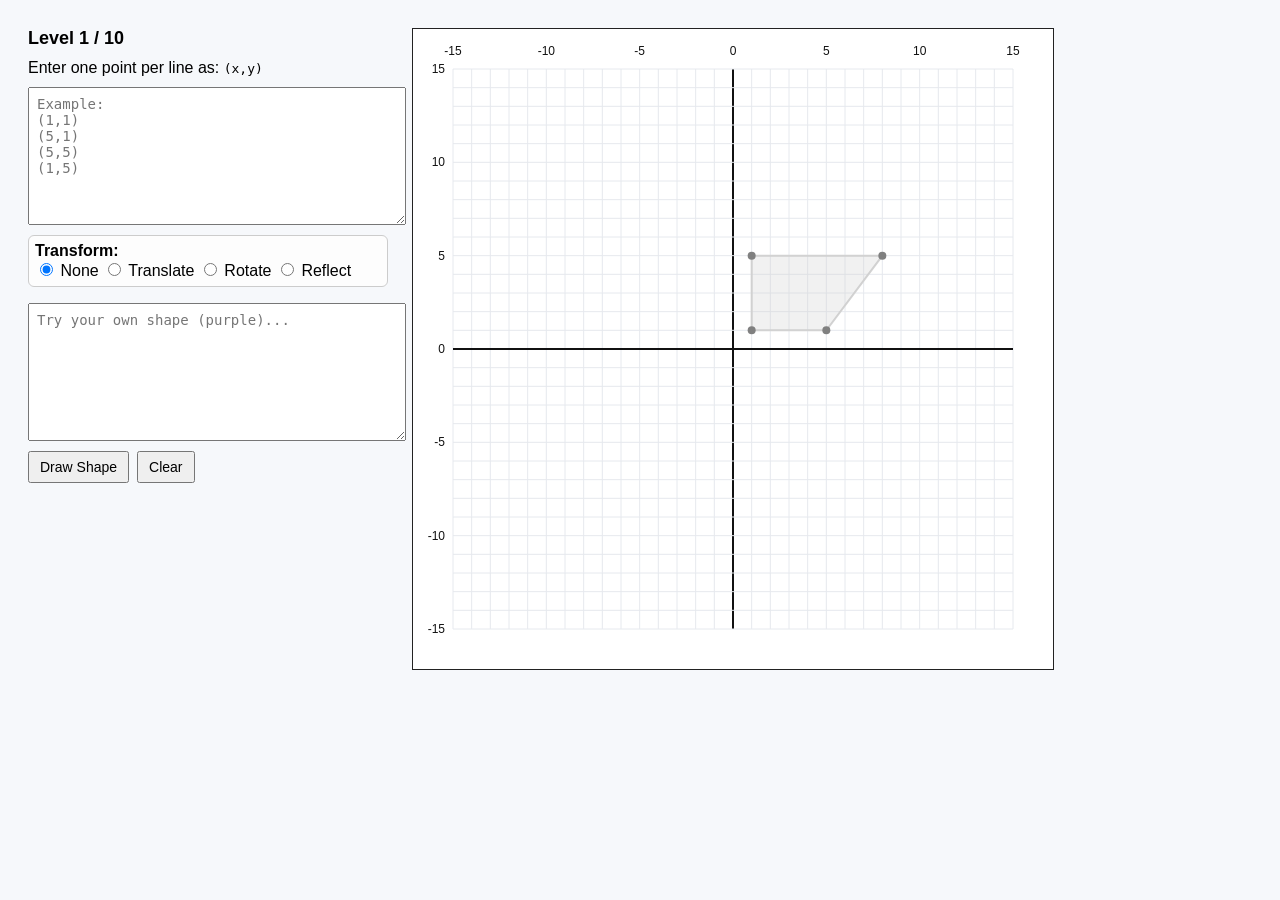
<file: apps/graphing.html>
<!DOCTYPE html>
<html lang="en">
<head>
<meta charset="UTF-8">
<title>Coordinate Shape Builder — Transformations</title>
<meta name="viewport" content="width=device-width,initial-scale=1" />
<style>
body {
  font-family: Arial, sans-serif;
  display: flex;
  gap: 24px;
  padding: 20px;
  background: #f6f8fb;
}
#left {
  display:flex;
  flex-direction:column;
  gap:10px;
  width:360px;
}
textarea {
  width:100%;
  height:120px;
  font-family: monospace;
  font-size:14px;
  padding:8px;
}
button { padding:6px 10px; font-size:14px; cursor:pointer; }
#graphWrapper { position:relative; }
canvas { background:white; border:1px solid #222; }
#levelInfo { font-weight:700; font-size:18px; }
#nextBtn { display:none; background:#16a34a; color:white; border:none; border-radius:6px; }

.transform-section {
  border:1px solid #ccc;
  padding:6px;
  border-radius:6px;
  background:#fdfdfd;
  margin-bottom:6px;
}
.transform-options {
  display:flex;
  gap:6px;
  margin-top:4px;
}
input[type="number"] {
  width:50px;
}
.toggle-btn {
  padding:4px 8px;
  border:1px solid #aaa;
  border-radius:4px;
  cursor:pointer;
  background:#eee;
}
.toggle-btn.active {
  background:#36c;
  color:white;
}

/* NEW — translation formula text */
#translateFormula {
  font-size: 13px;
  margin-top: 4px;
  font-style: italic;
}
</style>
</head>
<body>

<div id="left">
  <div id="levelInfo">Level 1 / 10</div>
  <div id="hint">Enter one point per line as: <code>(x,y)</code></div>

  <textarea id="coordsInput" placeholder="Example:
(1,1)
(5,1)
(5,5)
(1,5)"></textarea>

  <div class="transform-section">
    <div><strong>Transform:</strong></div>

    <!-- ✓ NEW: None option -->
    <div>
      <input type="radio" name="transform" id="noneRad" checked>
      <label for="noneRad">None</label>

      <input type="radio" name="transform" id="translateRad">
      <label for="translateRad">Translate</label>

      <input type="radio" name="transform" id="rotateRad">
      <label for="rotateRad">Rotate</label>

      <input type="radio" name="transform" id="reflectRad">
      <label for="reflectRad">Reflect</label>
    </div>

    <!-- TRANSLATION -->
    <div id="translateControls" class="transform-options" style="display:none;">
      dx: <input type="number" id="dxInput" value="5">
      dy: <input type="number" id="dyInput" value="3">
    </div>

    <!-- ✓ NEW: Translation formula -->
    <div id="translateFormula" style="display:none;">
      (x + dx, y + dy)
    </div>

    <!-- ROTATIONS — UPDATED TO FINAL-FORMULA ONLY -->
    <div id="rotateControls" class="transform-options" style="display:none;">
      <div class="toggle-btn" data-angle="90">90° <br> (y, -x)</div>
      <div class="toggle-btn" data-angle="180">180° <br> (-x, -y)</div>
      <div class="toggle-btn" data-angle="270">270° <br> (-y, x)</div>
    </div>

    <!-- REFLECTIONS — unchanged except formatting -->
    <div id="reflectControls" class="transform-options" style="display:none;">
      <div class="toggle-btn" data-axis="x">Reflect x-axis <br> (x, -y)</div>
      <div class="toggle-btn" data-axis="y">Reflect y-axis <br> (-x, y)</div>
    </div>
  </div>

  <textarea id="studentShapeInput" placeholder="Try your own shape (purple)..."></textarea>

  <div style="display:flex;gap:8px">
    <button id="drawBtn">Draw Shape</button>
    <button id="clearBtn">Clear</button>
    <button id="nextBtn">Next Level</button>
  </div>
</div>

<div id="graphWrapper">
  <canvas id="graph" width="640" height="640"></canvas>
</div>

<script>
/* EVERYTHING BELOW IS THE SAME EXCEPT FOR:
   • None radio behavior
   • Showing/hiding translation formula
   • Suppressing shadow shape when None selected
*/

const levels = [
  [[1,1],[5,1],[8,5],[1,5]],
  [[6,2],[10,2],[8,6]],
  [[3,3],[7,7],[11,3],[7,-1]],
  [[2,4],[10,4],[10,8],[2,8]],
  [[5,1],[7,4],[10,4],[12,1],[10,-2],[7,-2]],
  [[1,6],[6,6],[6,10],[1,10],[3,8]],
  [[4,4],[6,8],[8,4],[6,0]],
  [[5,5],[10,5],[7,10]],
  [[2,2],[2,7],[7,7],[7,2]],
  [[3,1],[5,3],[7,1],[5,-1]]
];
let currentLevel = 0;
const TOLERANCE = 0.7;

const canvas = document.getElementById('graph');
const ctx = canvas.getContext('2d');
const CANVAS_SIZE = 640;
const MARGIN = 40;
const ACTIVE = CANVAS_SIZE - MARGIN*2;
const GRID_MIN = -15;
const GRID_MAX = 15;
const GRID_UNITS = GRID_MAX - GRID_MIN;
const SCALE = ACTIVE / GRID_UNITS;

function gx(x){ return MARGIN + (x - GRID_MIN) * SCALE; }
function gy(y){ return MARGIN + (GRID_MAX - y) * SCALE; }

const coordsInput = document.getElementById('coordsInput');
const studentShapeInput = document.getElementById('studentShapeInput');

const dxInput = document.getElementById('dxInput');
const dyInput = document.getElementById('dyInput');

const drawBtn = document.getElementById('drawBtn');
const clearBtn = document.getElementById('clearBtn');
const nextBtn = document.getElementById('nextBtn');
const levelInfo = document.getElementById('levelInfo');

const noneRad = document.getElementById('noneRad');
const translateRad = document.getElementById('translateRad');
const rotateRad = document.getElementById('rotateRad');
const reflectRad = document.getElementById('reflectRad');

const translateControls = document.getElementById('translateControls');
const translateFormula = document.getElementById('translateFormula');
const rotateControls = document.getElementById('rotateControls');
const reflectControls = document.getElementById('reflectControls');

let activeRotateAngle = null;
let activeReflectAxis = null;

// --- DRAWING ---
function drawGrid(){
  ctx.clearRect(0,0,CANVAS_SIZE,CANVAS_SIZE);
  ctx.fillStyle = '#fff';
  ctx.fillRect(0,0,CANVAS_SIZE,CANVAS_SIZE);

  ctx.lineWidth = 1;
  ctx.strokeStyle = '#e6e9ee';
  ctx.font = "12px Arial";
  ctx.fillStyle = '#111';
  ctx.textAlign = 'center';

  for(let x = GRID_MIN; x <= GRID_MAX; x++){
    const px = gx(x);
    ctx.beginPath();
    ctx.moveTo(px, MARGIN);
    ctx.lineTo(px, MARGIN + ACTIVE);
    ctx.strokeStyle = (x===0) ? '#111' : '#e6e9ee';
    ctx.lineWidth = (x===0) ? 2 : 1;
    ctx.stroke();

    if(x % 5 === 0) ctx.fillText(String(x), px, MARGIN - 14);
  }

  ctx.textAlign = 'right';
  for(let y = GRID_MIN; y <= GRID_MAX; y++){
    const py = gy(y);
    ctx.beginPath();
    ctx.moveTo(MARGIN, py);
    ctx.lineTo(MARGIN + ACTIVE, py);
    ctx.strokeStyle = (y===0) ? '#111' : '#e6e9ee';
    ctx.lineWidth = (y===0) ? 2 : 1;
    ctx.stroke();

    if(y % 5 === 0) ctx.fillText(String(y), MARGIN - 8, py + 4);
  }
}

function drawShape(pts, strokeColor="blue", fillColor=null, dashed=false){
  if(!pts || pts.length === 0) return;
  ctx.save();
  if(dashed) ctx.setLineDash([5,5]);
  ctx.beginPath();
  ctx.moveTo(gx(pts[0][0]), gy(pts[0][1]));
  for(let i=1;i<pts.length;i++){
    ctx.lineTo(gx(pts[i][0]), gy(pts[i][1]));
  }
  ctx.closePath();
  ctx.strokeStyle = strokeColor;
  ctx.lineWidth = 2;
  ctx.stroke();
  if(fillColor && pts.length >=3){
    ctx.fillStyle = fillColor;
    ctx.fill();
  }
  ctx.restore();
}

function drawTarget(){
  const pts = levels[currentLevel];
  drawShape(pts, "lightgray", "rgba(200,200,200,0.25)", false);
  pts.forEach(p=>{
    ctx.beginPath();
    ctx.arc(gx(p[0]), gy(p[1]), 4, 0, 2*Math.PI);
    ctx.fillStyle = "gray";
    ctx.fill();
  });
}

function drawPoints(pts, color){
  pts.forEach(p=>{
    ctx.beginPath();
    ctx.arc(gx(p[0]), gy(p[1]), 5, 0, 2*Math.PI);
    ctx.fillStyle = color;
    ctx.fill();
  });
}

function drawUser(pts, color='blue', fillAlpha=0.15, dotted=false){
  if(!pts || pts.length === 0) return;
  drawPoints(pts, color);

  if(pts.length >= 3){
    ctx.save();
    if(dotted) ctx.setLineDash([5,5]);
    ctx.beginPath();
    ctx.moveTo(gx(pts[0][0]), gy(pts[0][1]));
    for(let i=1;i<pts.length;i++){
      ctx.lineTo(gx(pts[i][0]), gy(pts[i][1]));
    }
    ctx.closePath();
    ctx.strokeStyle = color;
    ctx.lineWidth = 3;
    ctx.stroke();
    ctx.fillStyle = `rgba(${color==='purple'?128:3},${color==='purple'?0:102},${color==='purple'?128:214},${fillAlpha})`;
    ctx.fill();
    ctx.restore();
  }
}

// --- PARSE ---
function parsePoints(text){
  const lines = text.trim().split('\n');
  const pts = [];
  for(const raw of lines){
    const line = raw.trim();
    if(!line) continue;
    const m = line.match(/^\(\s*(-?\d+(?:\.\d+)?)\s*,\s*(-?\d+(?:\.\d+)?)\s*\)$/);
    if(!m) continue;
    pts.push([parseFloat(m[1]), parseFloat(m[2])]);
  }
  return pts;
}

// --- TRANSFORMS ---
function applyTransform(pts){
  if(!pts) return [];

  if(noneRad.checked){
    return pts; // no transform AND suppress shadow
  }

  if(translateRad.checked){
    const dx = parseFloat(dxInput.value)||0;
    const dy = parseFloat(dyInput.value)||0;
    return pts.map(p=>[p[0]+dx, p[1]+dy]);
  }

  if(rotateRad.checked && activeRotateAngle){
    const a = parseInt(activeRotateAngle);
    if(a===90) return pts.map(p=>[p[1], -p[0]]);
    if(a===180) return pts.map(p=>[-p[0], -p[1]]);
    if(a===270) return pts.map(p=>[-p[1], p[0]]);
  }

  if(reflectRad.checked && activeReflectAxis){
    if(activeReflectAxis==='x') return pts.map(p=>[p[0], -p[1]]);
    if(activeReflectAxis==='y') return pts.map(p=>[-p[0], p[1]]);
  }

  return pts;
}

function close(a,b,tol=TOLERANCE){ return Math.abs(a-b)<=tol; }
function polygonsEqualIgnoreOrder(A,B){
  if(A.length !== B.length) return false;
  const n=A.length;
  for(let s=0; s<n; s++){
    let f=true, r=true;
    for(let i=0;i<n;i++){
      if(!close(A[i][0], B[(i+s)%n][0]) || !close(A[i][1], B[(i+s)%n][1])) f=false;
      if(!close(A[i][0], B[(s-i+n)%n][0]) || !close(A[i][1], B[(s-i+n)%n][1])) r=false;
    }
    if(f||r) return true;
  }
  return false;
}

function updateCanvas(){
  drawGrid();
  drawTarget();

  const pts = parsePoints(coordsInput.value);
  drawUser(pts, 'blue');

  // SHADOW? Only if transform ≠ None
  if(!noneRad.checked){
    const shadow = applyTransform(pts);
    if(shadow.length>0) drawUser(shadow, 'gray', 0, true);
  }

  const studentPts = parsePoints(studentShapeInput.value);
  drawUser(studentPts, 'purple', 0.15);

  const t = levels[currentLevel];
  if(pts.length===t.length && polygonsEqualIgnoreOrder(pts,t)){
    nextBtn.style.display='inline-block';
  } else {
    nextBtn.style.display='none';
  }
}

// --- EVENT LISTENERS ---
coordsInput.addEventListener('input', updateCanvas);
studentShapeInput.addEventListener('input', updateCanvas);
dxInput.addEventListener('input', updateCanvas);
dyInput.addEventListener('input', updateCanvas);

drawBtn.addEventListener('click', updateCanvas);
clearBtn.addEventListener('click', ()=>{
  coordsInput.value='';
  studentShapeInput.value='';
  nextBtn.style.display='none';
  updateCanvas();
});
nextBtn.addEventListener('click', ()=>{
  currentLevel = (currentLevel+1) % levels.length;
  levelInfo.textContent = `Level ${currentLevel+1} / ${levels.length}`;
  coordsInput.value='';
  studentShapeInput.value='';
  nextBtn.style.display='none';
  updateCanvas();
});

/* --- SHOW/HIDE transform sections --- */
noneRad.addEventListener('change', ()=>{
  translateControls.style.display='none';
  translateFormula.style.display='none';
  rotateControls.style.display='none';
  reflectControls.style.display='none';
  activeRotateAngle=null;
  activeReflectAxis=null;
  updateCanvas();
});

translateRad.addEventListener('change', ()=>{
  translateControls.style.display='flex';
  translateFormula.style.display='block';
  rotateControls.style.display='none';
  reflectControls.style.display='none';
  activeRotateAngle=null;
  activeReflectAxis=null;
  updateCanvas();
});

rotateRad.addEventListener('change', ()=>{
  translateControls.style.display='none';
  translateFormula.style.display='none';
  rotateControls.style.display='flex';
  reflectControls.style.display='none';
  activeReflectAxis=null;
  updateCanvas();
});

reflectRad.addEventListener('change', ()=>{
  translateControls.style.display='none';
  translateFormula.style.display='none';
  rotateControls.style.display='none';
  reflectControls.style.display='flex';
  activeRotateAngle=null;
  updateCanvas();
});

/* --- ROTATE buttons --- */
document.querySelectorAll('#rotateControls .toggle-btn').forEach(btn=>{
  btn.addEventListener('click', ()=>{
    document.querySelectorAll('#rotateControls .toggle-btn').forEach(b=>b.classList.remove('active'));
    btn.classList.add('active');
    activeRotateAngle = btn.dataset.angle;
    updateCanvas();
  });
});

/* --- REFLECT buttons --- */
document.querySelectorAll('#reflectControls .toggle-btn').forEach(btn=>{
  btn.addEventListener('click', ()=>{
    document.querySelectorAll('#reflectControls .toggle-btn').forEach(b=>b.classList.remove('active'));
    btn.classList.add('active');
    activeReflectAxis = btn.dataset.axis;
    updateCanvas();
  });
});

/* INIT */
levelInfo.textContent = `Level ${currentLevel+1} / ${levels.length}`;
updateCanvas();
</script>

</body>
</html>
</file>
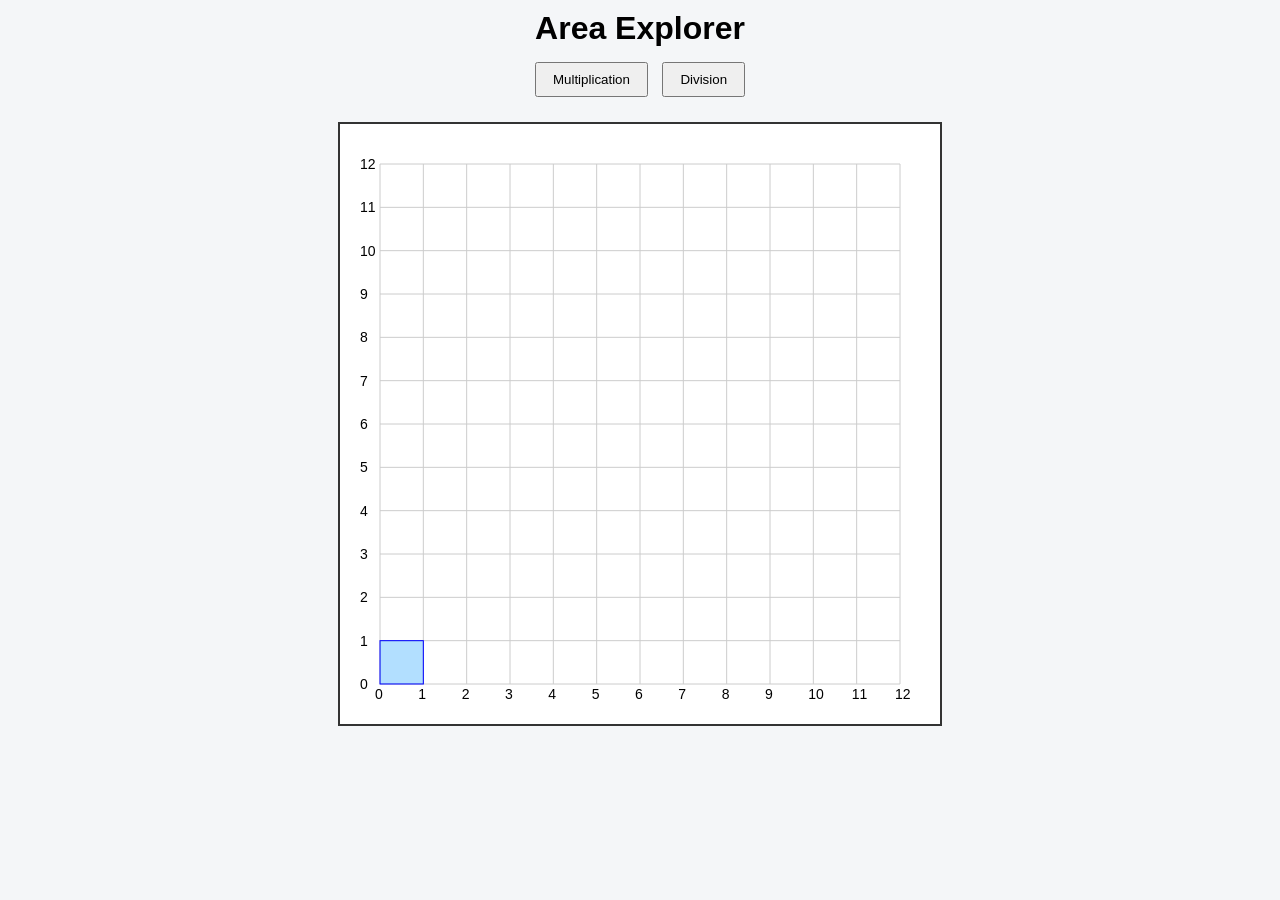
<file: apps/math.html>
<!DOCTYPE html>
<html lang="en">
<head>
  <meta charset="UTF-8">
  <title>Multiplication & Division Explorer</title>
  <style>
    body { font-family: Arial; text-align: center; background:#f4f6f8; }
    h1 { margin: 10px; }
    canvas { border:2px solid #333; background:white; margin-top:10px; cursor:grab; }
    #tabs { margin-top:10px; }
    button { padding:8px 16px; margin:5px; }
    #info { margin-top:10px; font-size:20px; font-weight:bold; }
  </style>
</head>
<body>

<h1>Area Explorer</h1>

<div id="tabs">
  <button onclick="setMode('mult')">Multiplication</button>
  <button onclick="setMode('div')">Division</button>
</div>

<div id="info"></div>
<canvas id="grid" width="600" height="600"></canvas>

<script>
const canvas = document.getElementById("grid");
const ctx = canvas.getContext("2d");

const size = 12;
const padding = 40;
const gridSize = canvas.width - padding * 2;
const cell = gridSize / size;

let rect = { x: 1, y: 1 };
let dragging = false;
let mode = "mult";

function setMode(m){ mode = m; draw(); }

function snap(v){ return Math.round(v); }

function drawGrid(){
  ctx.clearRect(0,0,canvas.width,canvas.height);

  let left = padding;
  let top = padding;
  let right = left + gridSize;
  let bottom = top + gridSize;

  ctx.strokeStyle = "#ccc";

  for(let i=0;i<=size;i++){
    let x = left + i*cell;
    let y = top + i*cell;

    // vertical
    ctx.beginPath(); ctx.moveTo(x, top); ctx.lineTo(x, bottom); ctx.stroke();

    // horizontal
    ctx.beginPath(); ctx.moveTo(left, y); ctx.lineTo(right, y); ctx.stroke();

    ctx.fillStyle = "black";

    // x-axis labels (bottom)
    ctx.fillText(i, x-5, bottom + 15);

    // y-axis labels (0 bottom → 12 top)
    ctx.fillText(size-i, left - 20, y+5);
  }
}

function drawRect(){
  let left = padding;
  let bottom = padding + gridSize;

  let width = rect.x * cell;
  let height = rect.y * cell;

  let top = bottom - height;

  if(mode === "mult"){
    ctx.fillStyle="rgba(0,150,255,0.3)";
    ctx.strokeStyle="blue";
  } else {
    ctx.fillStyle="rgba(255,150,0,0.3)";
    ctx.strokeStyle="darkorange";
  }

  ctx.fillRect(left, top, width, height);
  ctx.strokeRect(left, top, width, height);

  if(mode === "div"){
    // strong dark brown borders for columns AND outer edges
    ctx.strokeStyle = "#5a2d0c";
    ctx.lineWidth = 3;

    // vertical column dividers
    for(let i=1;i<rect.x;i++){
      let x = left + i*cell;
      ctx.beginPath();
      ctx.moveTo(x, top);
      ctx.lineTo(x, top + height);
      ctx.stroke();
    }

    // redraw outer border stronger
    ctx.strokeRect(left, top, width, height);

    ctx.lineWidth = 1;
  }
}

function updateInfo(){
  if(mode === "mult"){
    document.getElementById("info").innerText = "";
  } else {
    let total = rect.x * rect.y;
    document.getElementById("info").innerText = `Total: ${total}`;
  }
}

function handle(e){
  const r = canvas.getBoundingClientRect();
  const mx = e.clientX - r.left;
  const my = e.clientY - r.top;

  let gx = snap((mx - padding) / cell);
  let gy = snap((padding + gridSize - my) / cell);

  gx = Math.max(1, Math.min(size, gx));
  gy = Math.max(1, Math.min(size, gy));

  rect.x = gx;
  rect.y = gy;

  draw();
}

canvas.addEventListener("mousedown", e=>{ dragging=true; handle(e); });
canvas.addEventListener("mouseup", ()=> dragging=false);
canvas.addEventListener("mousemove", e=>{ if(dragging) handle(e); });
canvas.addEventListener("click", handle);

function draw(){
  drawGrid();
  drawRect();
  updateInfo();
}

ctx.font="14px Arial";
draw();
</script>

</body>
</html>
</file>
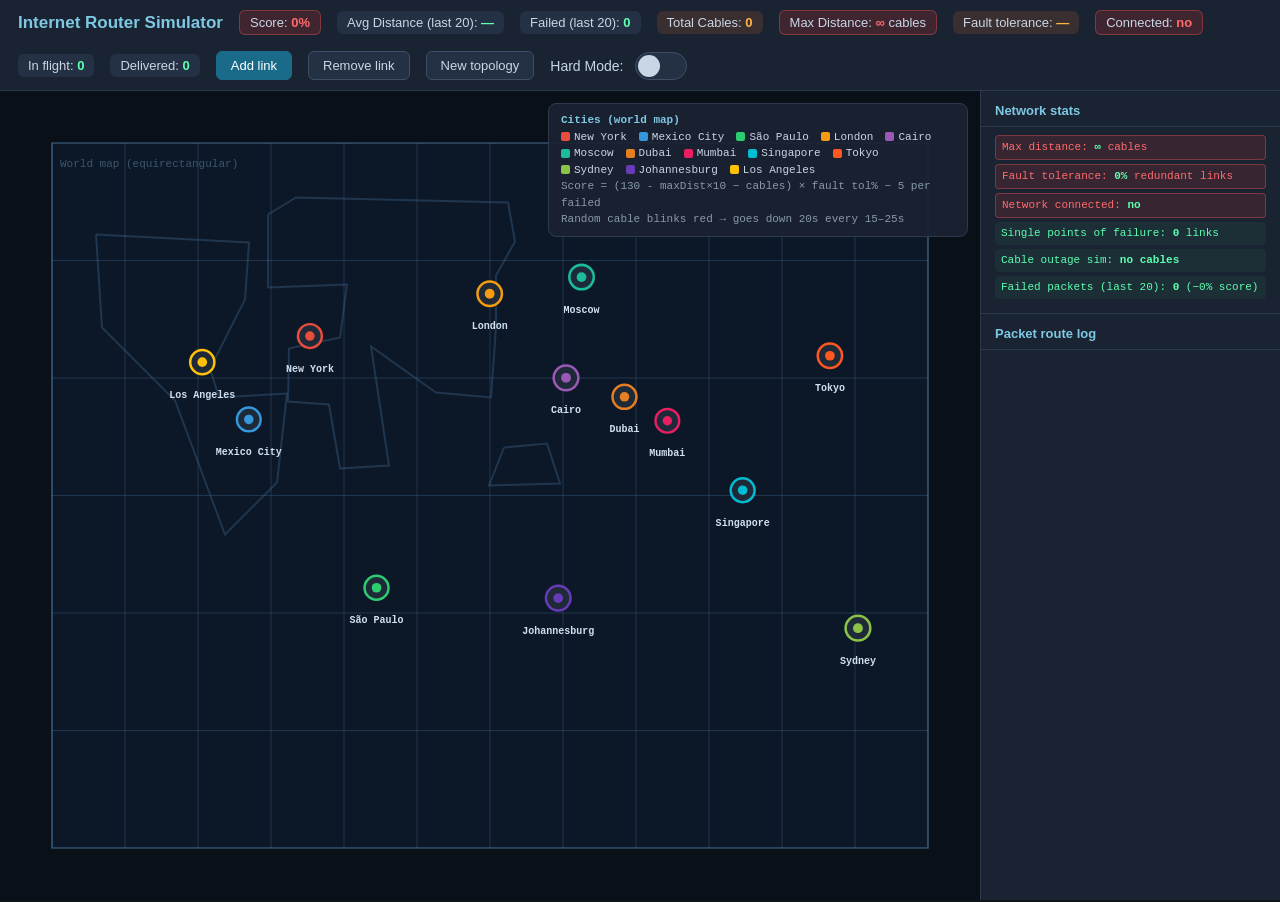
<file: apps/metro.html>
<!DOCTYPE html>
<html lang="en">
<head>
<meta charset="UTF-8">
<title>Router Network — Internet Simulator</title>
<meta name="viewport" content="width=device-width, initial-scale=1">
<style>
* { box-sizing: border-box; margin: 0; padding: 0; }
body {
  font-family: "Segoe UI", Consolas, Arial, sans-serif;
  background: #0f1419;
  color: #c8d6e5;
  overflow: hidden;
  height: 100vh;
  display: flex;
  flex-direction: column;
}
#topbar {
  display: flex;
  align-items: center;
  gap: 16px;
  padding: 10px 18px;
  background: #1a2332;
  border-bottom: 1px solid #2d3a4d;
  flex-shrink: 0;
  flex-wrap: wrap;
}
#topbar h1 {
  font-size: 17px;
  font-weight: 700;
  color: #7ec8e3;
}
.stat {
  font-size: 13px;
  padding: 4px 10px;
  background: #243044;
  border-radius: 6px;
}
.stat strong { color: #5dffb0; }
.stat.good strong, #networkStats .good { color: #5dffb0; }
.stat.warn, #networkStats .warn { background: rgba(180, 90, 40, 0.2); }
.stat.warn strong, #networkStats .warn { color: #ffb347; }
.stat.bad, #networkStats .bad { background: rgba(160, 45, 45, 0.28); border: 1px solid rgba(255, 90, 90, 0.35); }
.stat.bad strong, #networkStats .bad { color: #ff6b6b; }
#networkStats .stat-line { display: block; margin-bottom: 4px; padding: 3px 6px; border-radius: 4px; }
#networkStats .stat-line.bad { background: rgba(160, 45, 45, 0.22); }
#networkStats .stat-line.warn { background: rgba(140, 90, 30, 0.18); }
#networkStats .stat-line.good { background: rgba(40, 120, 80, 0.12); }
button.tool {
  padding: 6px 14px;
  font-size: 13px;
  border: 1px solid #3d4f66;
  border-radius: 6px;
  background: #243044;
  color: #c8d6e5;
  cursor: pointer;
}
button.tool.active {
  background: #1a6b8a;
  color: #fff;
  border-color: #1a6b8a;
}
button.tool:hover:not(.active) { background: #2d3f55; }
.toggle-container {
  display: flex;
  align-items: center;
  gap: 12px;
}

.toggle-label {
  font-size: 14px;
  font-weight: 500;
}

/* Toggle Switch */
.switch {
  position: relative;
  width: 52px;
  height: 28px;
}

.switch input {
  opacity: 0;
  width: 0;
  height: 0;
}

.slider {
  position: absolute;
  cursor: pointer;
  inset: 0;
  background: #243044;
  border: 1px solid #3d4f66;
  border-radius: 999px;
  transition: 0.25s;
}

.slider:before {
  content: "";
  position: absolute;
  height: 22px;
  width: 22px;
  left: 2px;
  top: 2px;
  background: #c8d6e5;
  border-radius: 50%;
  transition: 0.25s;
}

input:checked + .slider {
  background: #1a6b8a;
  border-color: #1a6b8a;
}

input:checked + .slider:before {
  transform: translateX(24px);
  background: white;
}

.status {
  margin-top: 15px;
  font-size: 14px;
  color: #9fb3c8;
}
#mainRow {
  flex: 1;
  display: flex;
  min-height: 0;
}
#gameWrap {
  flex: 1;
  position: relative;
  min-height: 0;
  min-width: 0;
}
canvas {
  display: block;
  width: 100%;
  height: 100%;
  cursor: crosshair;
}
#logPanel {
  width: 300px;
  flex-shrink: 0;
  display: flex;
  flex-direction: column;
  background: #1a2332;
  border-left: 1px solid #2d3a4d;
}
#logPanel h2 {
  font-size: 13px;
  font-weight: 700;
  color: #7ec8e3;
  padding: 12px 14px 8px;
  border-bottom: 1px solid #2d3a4d;
}
#networkStats {
  padding: 8px 14px 10px;
  font-size: 11px;
  line-height: 1.55;
  font-family: Consolas, monospace;
  border-bottom: 1px solid #2d3a4d;
  color: #a8c0d8;
}
#networkStats strong { color: #5dffb0; }
#routeLog {
  flex: 1;
  overflow-y: auto;
  padding: 8px 10px;
  font-family: Consolas, monospace;
  font-size: 11px;
  line-height: 1.45;
}
.log-entry {
  padding: 6px 8px;
  margin-bottom: 6px;
  background: #243044;
  border-radius: 5px;
  border-left: 3px solid #5dffb0;
}
.log-entry.stuck {
  border-left-color: #ff6b6b;
}
.log-entry .route { color: #a8c0d8; }
.log-entry .dist { color: #5dffb0; font-weight: bold; }
.log-entry.stuck .dist { color: #ff6b6b; }
#legend {
  position: absolute;
  top: 12px;
  right: 12px;
  left: auto;
  bottom: auto;
  max-width: min(420px, calc(100% - 24px));
  max-height: 140px;
  overflow-y: auto;
  background: rgba(26,35,50,0.94);
  border: 1px solid #2d3a4d;
  border-radius: 8px;
  padding: 8px 12px;
  font-size: 11px;
  line-height: 1.5;
  pointer-events: none;
  font-family: Consolas, monospace;
}
#legend .entry {
  display: inline-block;
  margin-right: 12px;
  white-space: nowrap;
}
#legend .swatch {
  display: inline-block;
  width: 9px;
  height: 9px;
  border-radius: 2px;
  margin-right: 4px;
  vertical-align: middle;
}
#toast {
  position: absolute;
  top: 12px;
  left: 12px;
  max-width: min(320px, calc(100% - 24px));
  background: rgba(10,20,35,0.92);
  color: #7ec8e3;
  padding: 8px 14px;
  border-radius: 8px;
  font-size: 12px;
  font-family: Consolas, monospace;
  pointer-events: none;
  opacity: 0;
  transition: opacity 0.35s;
  border: 1px solid #2d5a6e;
  z-index: 2;
}
#toast.show { opacity: 1; }
</style>
</head>
<body>

<div id="topbar">
  <h1>Internet Router Simulator</h1>
  <div class="stat" id="statScore">Score: <strong id="scoreVal">100%</strong></div>
  <div class="stat" id="statAvg">Avg Distance (last 20): <strong id="avgDistVal">—</strong></div>
  <div class="stat" id="statFailed">Failed (last 20): <strong id="failedWindowVal">0</strong></div>
  <div class="stat" id="statCables">Total Cables: <strong id="lineVal">0</strong></div>
  <div class="stat" id="statMaxPath">Max Distance: <strong id="maxDistVal">—</strong> cables</div>
  <div class="stat" id="statFault">Fault tolerance: <strong id="faultTolVal">—</strong></div>
  <div class="stat" id="statConnected">Connected: <strong id="connectedVal">no</strong></div>
  <div class="stat" id="statInflight">In flight: <strong id="waitingVal">0</strong></div>
  <div class="stat" id="statDelivered">Delivered: <strong id="deliveredVal">0</strong></div>
  <button class="tool active" id="drawBtn" type="button">Add link</button>
  <button class="tool" id="eraseBtn" type="button">Remove link</button>
  <button class="tool" id="resetBtn" type="button">New topology</button>
  <div class="toggle-container">
    <span class="toggle-label">Hard Mode:</span>
  
    <label class="switch">
      <input type="checkbox" id="hardModeToggle">
      <span class="slider"></span>
    </label>
  </div>
</div>

<div id="mainRow">
  <div id="gameWrap">
    <canvas id="canvas"></canvas>
    <div id="toast"></div>
    <div id="legend"></div>
  </div>
  <aside id="logPanel">
    <h2>Network stats</h2>
    <div id="networkStats"></div>
    <h2>Packet route log</h2>
    <div id="routeLog"></div>
  </aside>
</div>

<script>
(function () {
  const PACKET_WINDOW = 20;
  const FAILED_SCORE_PENALTY = 5;
  const PACKET_FAIL_TIME = 22;
  const MAP_MARGIN = 52;
  const ROUTER_R = 22;
  const PACKET_R = 4;
  const PACKET_SPEED = 140;
  const ROUTER_PAUSE = 0.12;
  const LINK_COLOR = "#5a9fd4";
  const LINK_DOWN_COLOR = "rgba(90, 45, 45, 0.35)";
  const MAX_LOG_ENTRIES = 80;
  let OUTAGE_MODE = false;
  const OUTAGE_WAIT_MIN = 10;
  const OUTAGE_WAIT_MAX = 15;
  const OUTAGE_BLINK_TIME = 3;
  const OUTAGE_SOLID_TIME = 1;
  const OUTAGE_DOWN_TIME = 15;

  const CITIES = [
    { name: "New York", lat: 40.71, lon: -74.01 },
    { name: "Mexico City", lat: 19.43, lon: -99.13 },
    { name: "São Paulo", lat: -23.55, lon: -46.63 },
    { name: "London", lat: 51.51, lon: -0.13 },
    { name: "Cairo", lat: 30.04, lon: 31.24 },
    { name: "Moscow", lat: 55.76, lon: 37.62 },
    { name: "Dubai", lat: 25.20, lon: 55.27 },
    { name: "Mumbai", lat: 19.08, lon: 72.88 },
    { name: "Singapore", lat: 1.35, lon: 103.82 },
    { name: "Tokyo", lat: 35.68, lon: 139.69 },
    { name: "Sydney", lat: -33.87, lon: 151.21 },
    { name: "Johannesburg", lat: -26.20, lon: 28.04 },
    { name: "Los Angeles", lat: 34.05, lon: -118.24 },
  ];

  const WORLD_MAP = [[
    {x: 96, y: 143.5},
    {x: 249, y: 151.5},
    {x: 245, y: 208.5},
    {x: 210, y: 277.5},
    {x: 219, y: 306.5},
    {x: 287, y: 302.5},
    {x: 277, y: 391.5},
    {x: 225, y: 443.5},
    {x: 175, y: 309.5},
    {x: 102, y: 236.5}],


    [{x: 268, y: 123.5},
    {x: 268, y: 196.5},
    {x: 347, y: 193.5},
    {x: 340, y: 246.5},
    {x: 289, y: 257.5},
    {x: 288, y: 310.5},
    {x: 329, y: 313.5},
    {x: 340, y: 377.5},
    {x: 389, y: 374.5},
    {x: 371, y: 255.5},
    {x: 436, y: 301.5},
    {x: 491, y: 306.5},
    {x: 496, y: 236.5},
    {x: 496, y: 184.5},
    {x: 515, y: 150.5},
    {x: 508, y: 111.5},
    {x: 296, y: 106.5}],

    [{x: 504, y: 356.5},
    {x: 489, y: 394.5},
    {x: 560, y: 392.5},
    {x: 547, y: 352.5}]
  ]

  const ROUTER_COLORS = [
    "#e74c3c", "#3498db", "#2ecc71", "#f39c12", "#9b59b6",
    "#1abc9c", "#e67e22", "#e91e63", "#00bcd4", "#ff5722",
    "#8bc34a", "#673ab7", "#ffc107",
  ];

  const canvas = document.getElementById("canvas");
  const ctx = canvas.getContext("2d");
  const scoreEl = document.getElementById("scoreVal");
  const avgDistEl = document.getElementById("avgDistVal");
  const lineEl = document.getElementById("lineVal");
  const failedWindowEl = document.getElementById("failedWindowVal");
  const maxDistEl = document.getElementById("maxDistVal");
  const faultTolEl = document.getElementById("faultTolVal");
  const deliveredEl = document.getElementById("deliveredVal");
  const connectedEl = document.getElementById("connectedVal");
  const waitingEl = document.getElementById("waitingVal");
  const legendEl = document.getElementById("legend");
  const toastEl = document.getElementById("toast");
  const routeLogEl = document.getElementById("routeLog");
  const networkStatsEl = document.getElementById("networkStats");

  let W, H, routers, links, packets, particles;
  let delivered = 0, selectedRouter = null, mode = "draw";
  let spawnTimer = 0, lastTime = 0;
  let recentPacketResults = [];
  let outage = { phase: "wait", linkIndex: -1, timer: OUTAGE_WAIT_MIN };

  function toast(msg) {
    toastEl.textContent = msg;
    toastEl.classList.add("show");
    clearTimeout(toast._t);
    toast._t = setTimeout(() => toastEl.classList.remove("show"), 2200);
  }

  function resize() {
    const wrap = document.getElementById("gameWrap");
    const dpr = window.devicePixelRatio || 1;
    W = wrap.clientWidth;
    H = wrap.clientHeight;
    canvas.width = W * dpr;
    canvas.height = H * dpr;
    canvas.style.width = W + "px";
    canvas.style.height = H + "px";
    ctx.setTransform(dpr, 0, 0, dpr, 0, 0);
  }

  function rand(a, b) { return a + Math.random() * (b - a); }

  function dist(a, b) {
    return Math.hypot(a.x - b.x, a.y - b.y);
  }

  function geoToCanvas(lat, lon) {
    const mapW = W - 2 * MAP_MARGIN;
    const mapH = H - 2 * MAP_MARGIN;
    return {
      x: MAP_MARGIN + ((lon + 180) / 360) * mapW,
      y: MAP_MARGIN + ((90 - lat) / 180) * mapH,
    };
  }

  function placeRouters() {
    routers = CITIES.map((city, i) => {
      const pos = geoToCanvas(city.lat, city.lon);
      return {
        x: pos.x,
        y: pos.y,
        id: i,
        name: city.name,
        color: ROUTER_COLORS[i % ROUTER_COLORS.length],
        queue: [],
      };
    });
    buildLegend();
  }

  function repositionRouters() {
    routers.forEach((r, i) => {
      const pos = geoToCanvas(CITIES[i].lat, CITIES[i].lon);
      r.x = pos.x;
      r.y = pos.y;
    });
  }

  function buildLegend() {
    legendEl.innerHTML =
      "<strong style='color:#7ec8e3'>Cities (world map)</strong><br>" +
      routers.map(r =>
        `<span class="entry"><span class="swatch" style="background:${r.color}"></span>${r.name}</span>`
      ).join("") +
      "<br><span style='color:#8899aa'>Score = (130 - maxDist×10 − cables) × fault tol% − 5 per failed<br>Random cable blinks red → goes down 20s every 15–25s</span>";
  }

  function countInFlight() {
    let n = packets.length;
    routers.forEach(r => { n += r.queue.length; });
    return n;
  }

  function registerPacketSpawn(pkt) {
    recentPacketResults.push({ pktId: pkt.id, delivered: false, failed: false, distance: null });
    if (recentPacketResults.length > PACKET_WINDOW) {
      recentPacketResults.shift();
    }
  }

  function markPacketDelivered(pkt) {
    const entry = recentPacketResults.find(r => r.pktId === pkt.id);
    if (entry) {
      entry.delivered = true;
      entry.failed = false;
      entry.distance = pkt.cables;
    }
  }

  function markPacketFailed(pkt) {
    const entry = recentPacketResults.find(r => r.pktId === pkt.id);
    if (entry && !entry.delivered) {
      entry.failed = true;
    }
  }

  function removePacketFromNetwork(pkt) {
    routers.forEach(r => {
      r.queue = r.queue.filter(p => p.id !== pkt.id);
    });
    packets = packets.filter(p => p.id !== pkt.id);
  }

  function failPacket(pkt, reason) {
    if (pkt.failed) return;
    pkt.failed = true;
    markPacketFailed(pkt);
    removePacketFromNetwork(pkt);
    const src = routers[pkt.srcRouter];
    const dest = routers[pkt.destRouter];
    const route = (pkt.routeCities || [src.name]).join(" → ");
    addLogEntry(
      `<div>${src.name} → ${dest.name}</div>` +
      `<div class="route">${route}</div>` +
      `<div class="dist">failed: ${reason}</div>`,
      true
    );
  }

  function averageDistanceWindow() {
    const deliveredEntries = recentPacketResults.filter(r => r.delivered && r.distance != null);
    if (!deliveredEntries.length) return null;
    return deliveredEntries.reduce((s, r) => s + r.distance, 0) / deliveredEntries.length;
  }

  function failedInWindow() {
    return recentPacketResults.filter(r => r.failed).length;
  }

  function computeScore() {
    const maxDist = computeMaxDistance();
    const cableNum = links.length;
    const faultPercent = links.length ? computeFaultTolerance() : 0;
    let raw = 100;

    if (maxDist !== null && maxDist > 0) {
      raw = (130 - maxDist*10 - cableNum) * (faultPercent / 100);
    } else {
        raw = 0;
    }
    raw -= failedInWindow() * FAILED_SCORE_PENALTY;
    return Math.max(0, Math.min(100, Math.round(raw)));
  }

  function tintStat(statBoxId, strongId, state) {
    const box = document.getElementById(statBoxId);
    const strong = document.getElementById(strongId);
    if (!box || !strong) return;
    box.classList.remove("good", "warn", "bad");
    strong.classList.remove("good", "warn", "bad");
    if (state) {
      box.classList.add(state);
      strong.classList.add(state);
    }
  }

  function bfsDistances(start) {
    const adj = buildAdj();
    const dist = routers.map(() => Infinity);
    dist[start] = 0;
    const q = [start];
    while (q.length) {
      const cur = q.shift();
      for (const e of adj[cur]) {
        if (dist[e.router] === Infinity) {
          dist[e.router] = dist[cur] + 1;
          q.push(e.router);
        }
      }
    }
    return dist;
  }

  function isConnectedExcludingLink(skipLinkIdx) {
    if (routers.length <= 1) return true;
    const visited = new Set([0]);
    const q = [0];
    while (q.length) {
      const cur = q.shift();
      links.forEach((ln, li) => {
        if (li === skipLinkIdx) return;
        const next = ln.a === cur ? ln.b : ln.b === cur ? ln.a : -1;
        if (next >= 0 && !visited.has(next)) {
          visited.add(next);
          q.push(next);
        }
      });
    }
    return visited.size === routers.length;
  }

  function computeMaxDistance() {
    if (routers.length < 2) return 0;
    if (links.length === 0) return "∞";
    let maxCables = 0;
    let reachablePairs = 0;
    for (let i = 0; i < routers.length; i++) {
      const dists = bfsDistances(i);
      for (let j = i + 1; j < routers.length; j++) {
        if (dists[j] === Infinity) continue;
        reachablePairs++;
        maxCables = Math.max(maxCables, dists[j]);
      }
    }
    return reachablePairs === 0 ? "∞" : maxCables;
  }

  function computeFaultTolerance() {
    if (links.length === 0) return 0;
    let survived = 0;
    for (let i = 0; i < links.length; i++) {
      if (isConnectedExcludingLink(i)) survived++;
    }
    return Math.round((survived / links.length) * 100);
  }

  function isNetworkConnected() {
    if (routers.length <= 1) return true;
    if (!links.some(linkIsUp)) return false;
    const adj = buildAdj();
    const visited = new Set([0]);
    const q = [0];
    while (q.length) {
      const cur = q.shift();
      for (const e of adj[cur]) {
        if (!visited.has(e.router)) {
          visited.add(e.router);
          q.push(e.router);
        }
      }
    }
    return visited.size === routers.length;
  }

  function statClass(kind) {
    return kind ? `stat-line ${kind}` : "stat-line";
  }

  function updateNetworkStatsPanel() {
    const maxD = computeMaxDistance();
    const fault = computeFaultTolerance();
    const connected = isNetworkConnected();
    const bridges = links.length - Math.round((fault / 100) * links.length);
    const failed = failedInWindow();

    const maxClass = maxD === "∞" || maxD >= 7 ? "bad" : maxD >= 4 ? "warn" : "good";
    const faultClass = fault < 40 ? "bad" : fault < 70 ? "warn" : "good";
    const connClass = connected ? "good" : "bad";
    const bridgeClass = bridges >= 6 ? "bad" : bridges >= 3 ? "warn" : "good";
    const failClass = failed > 0 ? "bad" : "good";
    const outageLine = getOutageStatusLine();
    const outageClass = outage.phase === "down" ? "bad" : outage.phase === "wait" ? "good" : "warn";

    networkStatsEl.innerHTML =
      `<span class="${statClass(maxClass)}">Max distance: <strong>${maxD}</strong> cable${maxD === 1 ? "" : "s"}</span>` +
      `<span class="${statClass(faultClass)}">Fault tolerance: <strong>${fault}%</strong> redundant links</span>` +
      `<span class="${statClass(connClass)}">Network connected: <strong>${connected ? "yes" : "no"}</strong></span>` +
      `<span class="${statClass(bridgeClass)}">Single points of failure: <strong>${bridges}</strong> link${bridges === 1 ? "" : "s"}</span>` +
      `<span class="${statClass(outageClass)}">Cable outage sim: <strong>${outageLine}</strong></span>` +
      `<span class="${statClass(failClass)}">Failed packets (last 20): <strong>${failed}</strong> (−${failed * FAILED_SCORE_PENALTY}% score)</span>`;
  }

  function getOutageStatusLine() {
    if (links.length === 0) return "no cables";
    if (outage.phase === "wait") return `next fault in ${Math.ceil(outage.timer)}s`;
    if (outage.linkIndex < 0) return "—";
    const name = linkLabel(outage.linkIndex);
    if (outage.phase === "blink") return `${name} · blinking (${Math.ceil(outage.timer)}s)`;
    if (outage.phase === "solid") return `${name} · critical (${Math.ceil(outage.timer)}s)`;
    if (outage.phase === "down") return `${name} · DOWN (${Math.ceil(outage.timer)}s)`;
    return "—";
  }

  function addLogEntry(html, stuck) {
    const el = document.createElement("div");
    el.className = "log-entry" + (stuck ? " stuck" : "");
    el.innerHTML = html;
    routeLogEl.insertBefore(el, routeLogEl.firstChild);
    while (routeLogEl.children.length > MAX_LOG_ENTRIES) {
      routeLogEl.removeChild(routeLogEl.lastChild);
    }
  }

  function logDelivery(pkt) {
    const src = routers[pkt.srcRouter];
    const dest = routers[pkt.destRouter];
    const route = pkt.routeCities.join(" → ");
    const dist = pkt.cables;
    addLogEntry(
      `<div>${src.name} → ${dest.name}</div>` +
      `<div class="route">${route}</div>` +
      `<div class="dist">distance: ${dist} cable${dist === 1 ? "" : "s"}</div>`
    );
  }

  function linkKey(a, b) {
    return a < b ? a + "-" + b : b + "-" + a;
  }

  function findLink(a, b) {
    const key = linkKey(a, b);
    return links.findIndex(l => linkKey(l.a, l.b) === key);
  }

  function initGame() {
    placeRouters();
    links = [];
    packets = [];
    particles = [];
    recentPacketResults = [];
    delivered = 0;
    selectedRouter = null;
    spawnTimer = 0;
    routeLogEl.innerHTML = "";
    outage = { phase: "wait", linkIndex: -1, timer: randOutageWait() };
    updateUI();
  }

  function routerAt(mx, my) {
    for (let i = routers.length - 1; i >= 0; i--) {
      const r = routers[i];
      if (Math.hypot(mx - r.x, my - r.y) <= ROUTER_R + 10) return i;
    }
    return -1;
  }

  function linkAt(mx, my) {
    let best = -1, bestD = 14;
    links.forEach((ln, i) => {
      const a = routers[ln.a], b = routers[ln.b];
      const d = pointSegDist(mx, my, a.x, a.y, b.x, b.y);
      if (d < bestD) { bestD = d; best = i; }
    });
    return best;
  }

  function pointSegDist(px, py, x1, y1, x2, y2) {
    const dx = x2 - x1, dy = y2 - y1;
    const len2 = dx * dx + dy * dy;
    if (len2 < 1e-6) return Math.hypot(px - x1, py - y1);
    let t = ((px - x1) * dx + (py - y1) * dy) / len2;
    t = Math.max(0, Math.min(1, t));
    return Math.hypot(px - x1 - t * dx, py - y1 - t * dy);
  }

  function linkIsUp(ln) {
    return (ln.status || "up") !== "down";
  }

  function randOutageWait() {
    return rand(OUTAGE_WAIT_MIN, OUTAGE_WAIT_MAX);
  }

  function linkLabel(li) {
    const ln = links[li];
    return routers[ln.a].name + " ↔ " + routers[ln.b].name;
  }

  function buildAdj() {
    const adj = routers.map(() => []);
    links.forEach((ln, li) => {
      if (!linkIsUp(ln)) return;
      adj[ln.a].push({ router: ln.b, link: li });
      adj[ln.b].push({ router: ln.a, link: li });
    });
    return adj;
  }

  function bfsPath(from, to) {
    if (from === to) return [from];
    const adj = buildAdj();
    const parent = new Map();
    const q = [from];
    const visited = new Set([from]);
    while (q.length) {
      const cur = q.shift();
      if (cur === to) {
        const path = [to];
        let step = to;
        while (parent.has(step)) {
          step = parent.get(step);
          path.unshift(step);
        }
        return path;
      }
      for (const e of adj[cur]) {
        if (!visited.has(e.router)) {
          visited.add(e.router);
          parent.set(e.router, cur);
          q.push(e.router);
        }
      }
    }
    return null;
  }

  function addLink(a, b) {
    if (a === b) return;
    if (findLink(a, b) >= 0) {
      toast("Link already exists");
      return;
    }
    const len = dist(routers[a], routers[b]);
    links.push({ a, b, len, status: "up" });
    if (links.length === 1) {
      outage = { phase: "wait", linkIndex: -1, timer: randOutageWait() };
    }
    spawnParticle(
      (routers[a].x + routers[b].x) / 2,
      (routers[a].y + routers[b].y) / 2,
      "cost", links.length + " cables"
    );
    updateUI();
    toast(`Link ${routers[a].name} ↔ ${routers[b].name}`);
  }

  function ejectPacketsFromLink(linkIdx) {
    const stranded = packets.filter(p => p.state === "flight" && p.linkIndex === linkIdx);
    stranded.forEach(pkt => {
      pkt.state = "queued";
      pkt.t = 0;
      pkt.pause = ROUTER_PAUSE;
      routers[pkt.fromRouter].queue.push(pkt);
    });
    packets = packets.filter(p => !(p.state === "flight" && p.linkIndex === linkIdx));
  }

  function pickRandomLinkIndex() {
    const up = links.map((ln, i) => i).filter(i => links[i].status === "up");
    if (!up.length) return -1;
    return up[Math.floor(Math.random() * up.length)];
  }

  function updateOutageSimulation(dt) {
    if (!OUTAGE_MODE || (links.length === 0 || !isNetworkConnected())) {
      outage.phase = "wait";
      outage.linkIndex = -1;
      outage.timer = randOutageWait();
      return;
    }

    outage.timer -= dt;

    if (outage.phase === "wait") {
      if (outage.timer <= 0) {
        const li = pickRandomLinkIndex();
        if (li < 0) {
          outage.timer = randOutageWait();
          return;
        }
        outage.linkIndex = li;
        links[li].status = "blink";
        outage.phase = "blink";
        outage.timer = OUTAGE_BLINK_TIME;
        toast("Cable fault: " + linkLabel(li) + " (blinking)");
        addLogEntry(
          `<div>Cable outage sim</div>` +
          `<div class="route">${linkLabel(li)}</div>` +
          `<div class="dist">warning — blinking red</div>`,
          true
        );
      }
      return;
    }

    const li = outage.linkIndex;
    if (li < 0 || !links[li]) {
      outage.phase = "wait";
      outage.timer = randOutageWait();
      return;
    }

    if (outage.phase === "blink") {
      if (outage.timer <= 0) {
        links[li].status = "solid";
        outage.phase = "solid";
        outage.timer = OUTAGE_SOLID_TIME;
      }
      return;
    }

    if (outage.phase === "solid") {
      if (outage.timer <= 0) {
        links[li].status = "down";
        outage.phase = "down";
        outage.timer = OUTAGE_DOWN_TIME;
        ejectPacketsFromLink(li);
        toast("Cable DOWN: " + linkLabel(li) + " (20s)");
        addLogEntry(
          `<div>Cable outage sim</div>` +
          `<div class="route">${linkLabel(li)}</div>` +
          `<div class="dist">OFF — no traffic for 20s</div>`,
          true
        );
      }
      return;
    }

    if (outage.phase === "down") {
      if (outage.timer <= 0) {
        links[li].status = "up";
        outage.linkIndex = -1;
        outage.phase = "wait";
        outage.timer = randOutageWait();
        toast("Cable restored — next fault in " + Math.round(outage.timer) + "s");
        addLogEntry(
          `<div>Cable outage sim</div>` +
          `<div class="route">${linkLabel(li)}</div>` +
          `<div class="dist">restored</div>`
        );
      }
    }
  }

  function removeLink(i) {
    if (i < 0) return;
    if (outage.linkIndex === i) {
      outage.phase = "wait";
      outage.linkIndex = -1;
      outage.timer = randOutageWait();
    } else if (outage.linkIndex > i) {
      outage.linkIndex--;
    }
    links.splice(i, 1);
    packets = packets.filter(p => {
      if (p.state === "flight" && p.linkIndex === i) return false;
      if (p.state === "flight" && p.linkIndex > i) p.linkIndex--;
      return true;
    });
    routers.forEach(r => {
      r.queue = r.queue.filter(pkt => {
        const path = bfsPath(r.id, pkt.destRouter);
        return path && path.length > 1;
      });
    });
    updateUI();
  }

  function spawnPacket() {
    if (routers.length < 2) return;
    const src = Math.floor(Math.random() * routers.length);
    let dest = Math.floor(Math.random() * routers.length);
    while (dest === src) dest = Math.floor(Math.random() * routers.length);

    const path = bfsPath(src, dest);
    const pkt = {
      id: Math.random(),
      srcRouter: src,
      destRouter: dest,
      cables: 0,
      routeCities: [routers[src].name],
      failed: false,
      path: path,
      state: "queued",
      pause: 0,
      anim: Math.random() * Math.PI * 2,
      t: 0,
      linkIndex: -1,
      fromRouter: src,
      toRouter: dest,
      age: 0,
    };
    registerPacketSpawn(pkt);

    if (path && path.length > 1) {
      routers[src].queue.push(pkt);
      spawnParticle(routers[src].x, routers[src].y - 28, "spawn",
        routers[src].name + " → " + routers[dest].name);
    } else {
      routers[src].queue.push(pkt);
    }
  }

  function spawnParticle(x, y, kind, text) {
    particles.push({ x, y, kind, text, life: 1, vy: kind === "cost" ? -0.7 : -1.1 });
  }

  function deliverPacket(pkt, atRouter) {
    delivered++;
    const r = routers[atRouter];
    markPacketDelivered(pkt);
    logDelivery(pkt);
    spawnParticle(r.x, r.y, "deliver", pkt.cables + " cable" + (pkt.cables === 1 ? "" : "s"));
    particles.push({
      x: r.x, y: r.y, kind: "burst", life: 0.7,
      angle: Math.random() * Math.PI * 2,
    });
    updateUI();
  }

  function startFlight(pkt, from, to) {
    const li = findLink(from, to);
    if (li < 0) return false;
    if (!linkIsUp(links[li])) return false;
    pkt.state = "flight";
    pkt.linkIndex = li;
    pkt.fromRouter = from;
    pkt.toRouter = to;
    pkt.t = 0;
    return true;
  }

  function processRouterQueue(routerIdx, dt) {
    const r = routers[routerIdx];
    const remaining = [];

    r.queue.forEach(pkt => {
      if (pkt.failed) return;

      if (pkt.pause > 0) {
        pkt.pause -= dt;
        remaining.push(pkt);
        return;
      }

      if (routerIdx === pkt.destRouter) {
        deliverPacket(pkt, routerIdx);
        return;
      }

      pkt.path = bfsPath(routerIdx, pkt.destRouter);
      if (!pkt.path || pkt.path.length < 2) {
        pkt.anim += dt * 2;
        remaining.push(pkt);
        return;
      }

      const next = pkt.path[1];
      if (!startFlight(pkt, routerIdx, next)) {
        remaining.push(pkt);
        return;
      }
      packets.push(pkt);
      spawnParticle(r.x, r.y + 8, "forward", "→ " + routers[next].name);
    });

    r.queue = remaining;
  }

  function updatePackets(dt) {
    const stillFlying = [];
    packets.forEach(pkt => {
      if (pkt.state !== "flight" || pkt.failed) return;

      const ln = links[pkt.linkIndex];
      if (!ln) return;

      const segLen = ln.len || 1;
      pkt.t += (PACKET_SPEED * dt) / segLen;

      if (pkt.t >= 1) {
        pkt.t = 1;
        pkt.state = "queued";
        pkt.pause = ROUTER_PAUSE;
        pkt.cables++;
        pkt.routeCities.push(routers[pkt.toRouter].name);
        routers[pkt.toRouter].queue.push(pkt);
      } else {
        stillFlying.push(pkt);
      }
    });
    packets = stillFlying;

    routers.forEach((_, i) => processRouterQueue(i, dt));

    const toFail = [];
    routers.forEach(r => {
      r.queue.forEach(pkt => {
        pkt.age = (pkt.age || 0) + dt;
        const path = bfsPath(r.id, pkt.destRouter);
        if (pkt.age > 14 && (!path || path.length < 2)) {
          toFail.push({ pkt, reason: "no route" });
        } else if (pkt.age > PACKET_FAIL_TIME) {
          toFail.push({ pkt, reason: "timeout" });
        }
      });
    });
    packets.forEach(pkt => {
      pkt.age = (pkt.age || 0) + dt;
      if (pkt.age > PACKET_FAIL_TIME) {
        toFail.push({ pkt, reason: "timeout" });
      }
    });
    const failedIds = new Set();
    toFail.forEach(({ pkt, reason }) => {
      if (!failedIds.has(pkt.id)) {
        failedIds.add(pkt.id);
        failPacket(pkt, reason);
      }
    });

    spawnTimer += dt;
    const interval = Math.max(0.9, 2.2 - links.length * 0.1);
    if (spawnTimer > interval) {
      spawnTimer = 0;
      if (Math.random() < 0.88) spawnPacket();
    }
    updateOutageSimulation(dt);
    updateUI();
  }

  function updateParticles(dt) {
    particles = particles.filter(p => {
      p.life -= dt * 0.85;
      p.y += (p.vy || 0) * 22 * dt;
      if (p.kind === "burst") {
        p.x += Math.cos(p.angle) * 35 * dt;
        p.y += Math.sin(p.angle) * 35 * dt;
      }
      return p.life > 0;
    });
  }

  function updateUI() {
    const avg = averageDistanceWindow();
    const score = computeScore();
    const failed = failedInWindow();
    const maxD = computeMaxDistance();
    const fault = links.length ? computeFaultTolerance() : 0;
    const connected = isNetworkConnected();
    const inFlight = countInFlight();

    scoreEl.textContent = score + "%";
    avgDistEl.textContent = avg === null ? "—" : avg.toFixed(2);
    lineEl.textContent = links.length;
    failedWindowEl.textContent = failed;
    maxDistEl.textContent = maxD;
    faultTolEl.textContent = links.length ? fault + "%" : "—";
    connectedEl.textContent = connected ? "yes" : "no";
    deliveredEl.textContent = delivered;
    waitingEl.textContent = inFlight;

    tintStat("statScore", "scoreVal", score < 40 ? "bad" : score < 70 ? "warn" : "good");
    tintStat("statAvg", "avgDistVal", avg === null ? null : avg > 6 ? "bad" : avg > 4 ? "warn" : "good");
    tintStat("statFailed", "failedWindowVal", failed > 0 ? "bad" : "good");
    tintStat("statMaxPath", "maxDistVal", maxD === "∞" || maxD >= 7 ? "bad" : maxD >= 4 ? "warn" : links.length ? "good" : "warn");
    tintStat("statFault", "faultTolVal", !links.length ? "warn" : fault < 40 ? "bad" : fault < 70 ? "warn" : "good");
    tintStat("statConnected", "connectedVal", connected ? "good" : "bad");
    tintStat("statInflight", "waitingVal", inFlight > 12 ? "bad" : inFlight > 6 ? "warn" : null);
    tintStat("statCables", "lineVal", links.length === 0 ? "warn" : null);

    updateNetworkStatsPanel();
  }

  function packetPos(pkt) {
    const ln = links[pkt.linkIndex];
    const a = routers[ln.a], b = routers[ln.b];
    const from = pkt.fromRouter === ln.a ? a : b;
    const to = pkt.fromRouter === ln.a ? b : a;
    const t = pkt.t;
    return {
      x: from.x + (to.x - from.x) * t,
      y: from.y + (to.y - from.y) * t,
    };
  }

  function drawRouter(r, i, selected) {
    const pulse = 1 + Math.sin(Date.now() / 500 + i) * 0.02;

    if (selected) {
      ctx.beginPath();
      ctx.arc(r.x, r.y, ROUTER_R + 12, 0, Math.PI * 2);
      ctx.fillStyle = "rgba(93,255,176,0.15)";
      ctx.fill();
    }

    ctx.save();
    ctx.translate(r.x, r.y);
    ctx.scale(pulse, pulse);

    ctx.fillStyle = "#1e2a38";
    ctx.strokeStyle = r.color;
    ctx.lineWidth = 2.5;
    ctx.beginPath();
    ctx.arc(0, 0, ROUTER_R * 0.55, 0, Math.PI * 2);
    ctx.fill();
    ctx.stroke();

    ctx.fillStyle = r.color;
    ctx.beginPath();
    ctx.arc(0, 0, ROUTER_R * 0.22, 0, Math.PI * 2);
    ctx.fill();

    ctx.restore();
  }

  function drawCityLabel(r) {
    ctx.fillStyle = "rgba(220,235,250,0.95)";
    ctx.font = "bold 10px Consolas, monospace";
    ctx.textAlign = "center";
    ctx.textBaseline = "top";
    const label = r.name.length > 14 ? r.name.slice(0, 13) + "…" : r.name;
    ctx.fillText(label, r.x, r.y + ROUTER_R + 6);
  }

  function roundRect(x, y, w, h, rad) {
    ctx.beginPath();
    ctx.moveTo(x + rad, y);
    ctx.lineTo(x + w - rad, y);
    ctx.quadraticCurveTo(x + w, y, x + w, y + rad);
    ctx.lineTo(x + w, y + h - rad);
    ctx.quadraticCurveTo(x + w, y + h, x + w - rad, y + h);
    ctx.lineTo(x + rad, y + h);
    ctx.quadraticCurveTo(x, y + h, x, y + h - rad);
    ctx.lineTo(x, y + rad);
    ctx.quadraticCurveTo(x, y, x + rad, y);
    ctx.closePath();
  }

  function drawWorldMap() {
    const m = MAP_MARGIN;
    const mapW = W - 2 * m;
    const mapH = H - 2 * m;

    ctx.fillStyle = "#0c1828";
    ctx.fillRect(m, m, mapW, mapH);

    ctx.strokeStyle = "rgba(70,110,150,0.35)";
    ctx.lineWidth = 1;
    for (let lon = -180; lon <= 180; lon += 30) {
      const x = m + ((lon + 180) / 360) * mapW;
      ctx.beginPath();
      ctx.moveTo(x, m);
      ctx.lineTo(x, m + mapH);
      ctx.stroke();
    }
    for (let lat = -60; lat <= 60; lat += 30) {
      const y = m + ((90 - lat) / 180) * mapH;
      ctx.beginPath();
      ctx.moveTo(m, y);
      ctx.lineTo(m + mapW, y);
      ctx.stroke();
    }

    ctx.strokeStyle = "rgba(90,140,180,0.5)";
    ctx.lineWidth = 1.5;
    ctx.strokeRect(m, m, mapW, mapH);

    ctx.fillStyle = "rgba(120,160,200,0.45)";
    ctx.font = "11px Consolas, monospace";
    ctx.textAlign = "left";
    ctx.fillText("World map (equirectangular)", m + 8, m + 16);

    // World Map
    ctx.fillStyle = "#3c4652";
    ctx.strokeStyle = "rgba(70,110,150,0.35)";
    ctx.lineWidth = 2;
    WORLD_MAP.forEach(continent => {
      ctx.beginPath();
      let start = continent[0];
      ctx.moveTo(start.x, start.y);
      for (let i = 1; i < continent.length; i++ ) {
        let val = continent[i];
        ctx.lineTo(val.x, val.y);
      }
      ctx.lineTo(start.x, start.y);
      ctx.stroke();
    })
    
  }

  function draw() {
    ctx.fillStyle = "#0a1018";
    ctx.fillRect(0, 0, W, H);
    drawWorldMap();

    links.forEach((ln, i) => {
      const a = routers[ln.a], b = routers[ln.b];
      const st = ln.status || "up";
      ctx.lineCap = "round";
      ctx.beginPath();
      ctx.moveTo(a.x, a.y);
      ctx.lineTo(b.x, b.y);

      if (st === "down") {
        ctx.setLineDash([10, 10]);
        ctx.strokeStyle = LINK_DOWN_COLOR;
        ctx.globalAlpha = 0.5;
        ctx.lineWidth = 3;
        ctx.stroke();
        ctx.setLineDash([]);
        ctx.globalAlpha = 1;
        const mx = (a.x + b.x) / 2, my = (a.y + b.y) / 2;
        ctx.strokeStyle = "#ff4444";
        ctx.lineWidth = 2;
        ctx.beginPath();
        ctx.moveTo(mx - 8, my - 8);
        ctx.lineTo(mx + 8, my + 8);
        ctx.moveTo(mx + 8, my - 8);
        ctx.lineTo(mx - 8, my + 8);
        ctx.stroke();
        return;
      }

      if (st === "blink") {
        const on = Math.sin(Date.now() / 120) > 0;
        ctx.strokeStyle = on ? "#ff5555" : "#992222";
        ctx.globalAlpha = on ? 0.95 : 0.55;
        ctx.lineWidth = 5;
      } else if (st === "solid") {
        ctx.strokeStyle = "#ff2222";
        ctx.globalAlpha = 1;
        ctx.lineWidth = 5;
      } else {
        ctx.strokeStyle = LINK_COLOR;
        ctx.globalAlpha = 0.7;
        ctx.lineWidth = 4;
      }
      ctx.stroke();
      ctx.globalAlpha = 1;
      if (st !== "down") {
        ctx.strokeStyle = "rgba(255,255,255,0.15)";
        ctx.lineWidth = 1.5;
        ctx.stroke();
      }
    });

    if (selectedRouter !== null && mode === "draw") {
      const r = routers[selectedRouter];
      ctx.setLineDash([5, 5]);
      ctx.strokeStyle = "#5dffb0";
      ctx.lineWidth = 2;
      ctx.beginPath();
      ctx.moveTo(r.x, r.y);
      ctx.lineTo(previewX, previewY);
      ctx.stroke();
      ctx.setLineDash([]);
    }

    routers.forEach((r, i) => drawRouter(r, i, selectedRouter === i));
    routers.forEach(drawCityLabel);

    routers.forEach(r => {
      const n = r.queue.length;
      for (let j = 0; j < Math.min(n, 10); j++) {
        const pkt = r.queue[j];
        const angle = (j / Math.max(1, n)) * Math.PI * 2 + pkt.anim;
        const orbit = ROUTER_R + 14 + (j % 3) * 5;
        const px = r.x + Math.cos(angle) * orbit;
        const py = r.y + Math.sin(angle) * orbit;
        const dest = routers[pkt.destRouter];
        ctx.beginPath();
        ctx.arc(px, py, PACKET_R, 0, Math.PI * 2);
        ctx.fillStyle = dest.color;
        ctx.fill();
        ctx.strokeStyle = "#fff";
        ctx.lineWidth = 1;
        ctx.stroke();
        if (j === 0 && n > 0) {
          ctx.fillStyle = "#8899aa";
          ctx.font = "8px Consolas, monospace";
          ctx.textAlign = "center";
          const dn = dest.name.length > 8 ? dest.name.slice(0, 7) + "…" : dest.name;
          ctx.fillText("→" + dn, px, py - 9);
        }
      }
    });

    packets.forEach(pkt => {
      if (pkt.state !== "flight") return;
      const pos = packetPos(pkt);
      const dest = routers[pkt.destRouter];
      ctx.beginPath();
      ctx.arc(pos.x, pos.y, PACKET_R + 1, 0, Math.PI * 2);
      ctx.fillStyle = dest.color;
      ctx.fill();
      ctx.strokeStyle = "#fff";
      ctx.lineWidth = 1.5;
      ctx.stroke();
      ctx.fillStyle = "rgba(200,220,240,0.9)";
      ctx.font = "8px Consolas, monospace";
      ctx.textAlign = "center";
      const dn = dest.name.length > 8 ? dest.name.slice(0, 7) + "…" : dest.name;
      ctx.fillText(dn, pos.x, pos.y - 10);
    });

    particles.forEach(p => {
      ctx.globalAlpha = Math.max(0, p.life);
      if (p.text) {
        ctx.fillStyle = p.kind === "cost" ? "#ff6b6b" : p.kind === "forward" ? "#54d4ff" : "#5dffb0";
        ctx.font = "bold 12px Consolas, monospace";
        ctx.textAlign = "center";
        ctx.fillText(p.text, p.x, p.y);
      } else if (p.kind === "burst") {
        ctx.fillStyle = "#5dffb0";
        ctx.beginPath();
        ctx.arc(p.x, p.y, 5 * p.life, 0, Math.PI * 2);
        ctx.fill();
      }
      ctx.globalAlpha = 1;
    });

  }

  let previewX = 0, previewY = 0;

  function loop(ts) {
    const dt = Math.min(0.05, (ts - lastTime) / 1000 || 0.016);
    lastTime = ts;
    routers.forEach(r => {
      r.queue.forEach(pkt => { pkt.anim += dt * 0.01; });
    });
    updatePackets(dt);
    updateParticles(dt);
    draw();
    requestAnimationFrame(loop);
  }

  canvas.addEventListener("mousemove", e => {
    const rect = canvas.getBoundingClientRect();
    previewX = e.clientX - rect.left;
    previewY = e.clientY - rect.top;
  });

  canvas.addEventListener("click", e => {
    const rect = canvas.getBoundingClientRect();
    const mx = e.clientX - rect.left;
    const my = e.clientY - rect.top;
    console.log(mx, my);
    const ri = routerAt(mx, my);

    if (mode === "erase") {
      const li = linkAt(mx, my);
      if (li >= 0) {
        removeLink(li);
        toast("Link removed");
      }
      return;
    }

    if (ri < 0) {
      selectedRouter = null;
      return;
    }

    if (selectedRouter === null) {
      selectedRouter = ri;
    } else if (selectedRouter === ri) {
      selectedRouter = null;
    } else {
      addLink(selectedRouter, ri);
      selectedRouter = null;
    }
  });

  document.getElementById("drawBtn").addEventListener("click", () => {
    mode = "draw";
    document.getElementById("drawBtn").classList.add("active");
    document.getElementById("eraseBtn").classList.remove("active");
    selectedRouter = null;
  });
  document.getElementById("eraseBtn").addEventListener("click", () => {
    mode = "erase";
    document.getElementById("eraseBtn").classList.add("active");
    document.getElementById("drawBtn").classList.remove("active");
    selectedRouter = null;
  });
  document.getElementById("resetBtn").addEventListener("click", () => {
    initGame();
    toast("New topology");
  });
  document.getElementById("hardModeToggle").addEventListener("change", () => {
    OUTAGE_MODE = document.getElementById("hardModeToggle").checked;
  });

  window.addEventListener("resize", () => {
    resize();
    if (routers.length) repositionRouters();
  });

  resize();
  initGame();
  requestAnimationFrame(loop);
})();
</script>
</body>
</html>
</file>
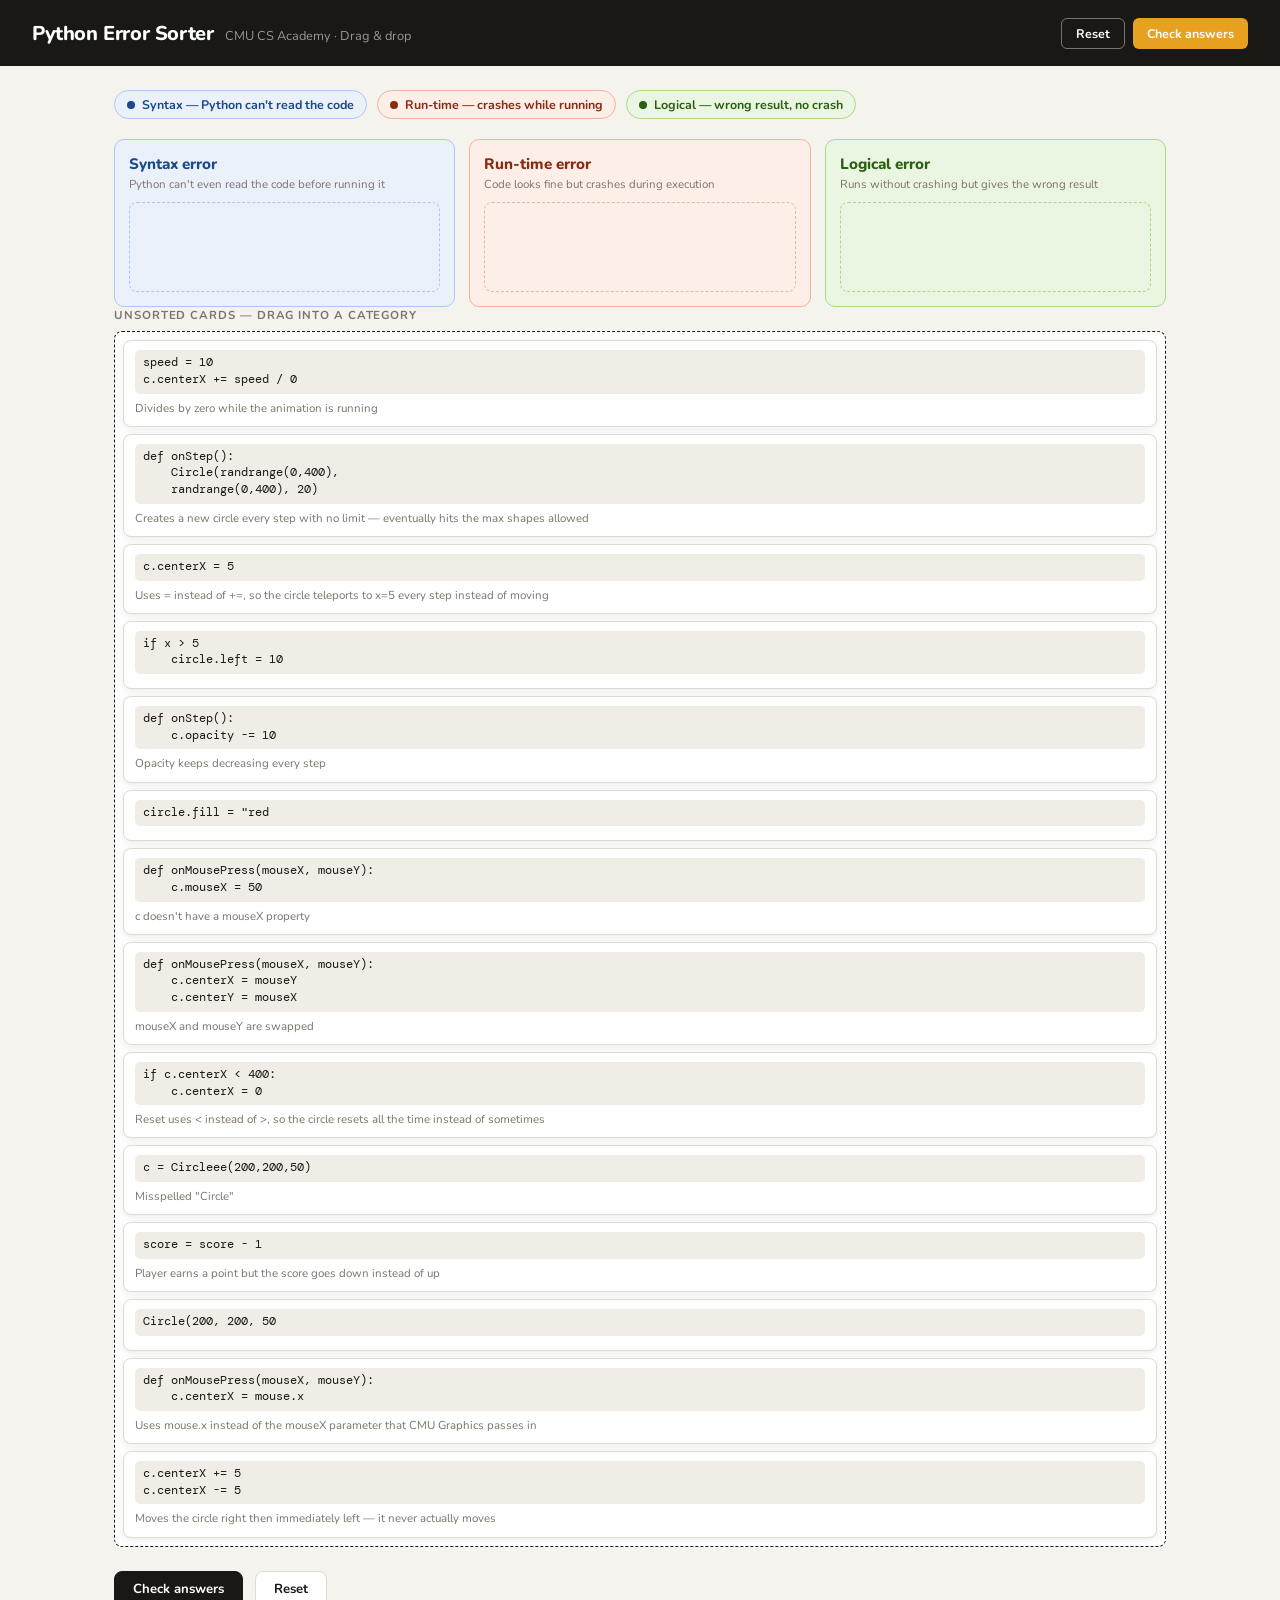
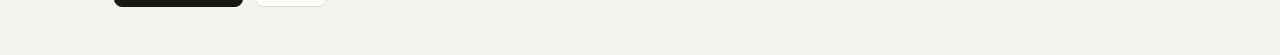
<file: apps/sorting.html>
<!DOCTYPE html>
<html lang="en">
<head>
<meta charset="UTF-8">
<meta name="viewport" content="width=device-width, initial-scale=1.0">
<title>Python Error Sorter</title>
<link href="https://fonts.googleapis.com/css2?family=DM+Mono:wght@400;500&family=Nunito:wght@400;600;700;800&display=swap" rel="stylesheet">
<style>
  :root {
    --bg: #f5f3ee;
    --surface: #ffffff;
    --border: #e0dbd0;
    --text: #1a1814;
    --muted: #7a746a;
    --syntax-bg: #eaf1fb;
    --syntax-border: #adc8f0;
    --syntax-text: #1a4a8a;
    --runtime-bg: #fdeee8;
    --runtime-border: #f0b49a;
    --runtime-text: #8a2a10;
    --logical-bg: #eaf5e2;
    --logical-border: #a8d888;
    --logical-text: #2a6010;
    --accent: #e8a020;
    --card-shadow: 0 2px 8px rgba(0,0,0,0.08);
    --radius: 10px;
  }

  * { box-sizing: border-box; margin: 0; padding: 0; }

  body {
    font-family: 'Nunito', sans-serif;
    background: var(--bg);
    color: var(--text);
    min-height: 100vh;
  }

  /* ── Header ── */
  header {
    background: var(--text);
    color: #fff;
    padding: 1.1rem 2rem;
    display: flex;
    align-items: center;
    justify-content: space-between;
    gap: 1rem;
  }
  .header-left { display: flex; align-items: baseline; gap: 0.75rem; }
  header h1 { font-size: 1.25rem; font-weight: 800; letter-spacing: -0.02em; }
  header .subtitle { font-size: 0.8rem; opacity: 0.55; font-weight: 400; }
  .header-btns { display: flex; gap: 8px; }
  .hbtn {
    font-family: 'Nunito', sans-serif;
    font-size: 0.78rem; font-weight: 700;
    padding: 6px 14px; border-radius: 6px; cursor: pointer; border: none;
    transition: opacity 0.15s, transform 0.1s;
  }
  .hbtn:hover { opacity: 0.85; transform: translateY(-1px); }
  .hbtn-outline { background: transparent; border: 1.5px solid rgba(255,255,255,0.4); color: #fff; }
  .hbtn-accent { background: var(--accent); color: #fff; }

  /* ── Layout ── */
  main { max-width: 1100px; margin: 0 auto; padding: 1.5rem 1.5rem 3rem; }

  /* ── Legend ── */
  .legend {
    display: flex; gap: 10px; flex-wrap: wrap; margin-bottom: 1.25rem;
  }
  .legend-item {
    display: flex; align-items: center; gap: 7px;
    font-size: 0.78rem; font-weight: 700;
    padding: 5px 12px; border-radius: 20px; border: 1.5px solid;
  }
  .legend-item.syn { background: var(--syntax-bg); border-color: var(--syntax-border); color: var(--syntax-text); }
  .legend-item.run { background: var(--runtime-bg); border-color: var(--runtime-border); color: var(--runtime-text); }
  .legend-item.log { background: var(--logical-bg); border-color: var(--logical-border); color: var(--logical-text); }
  .legend-dot { width: 8px; height: 8px; border-radius: 50%; flex-shrink: 0; }
  .legend-item.syn .legend-dot { background: var(--syntax-text); }
  .legend-item.run .legend-dot { background: var(--runtime-text); }
  .legend-item.log .legend-dot { background: var(--logical-text); }

  /* ── Pool ── */
  .pool-section { margin-bottom: 1.5rem; }
  .pool-label {
    font-size: 0.72rem; font-weight: 700; text-transform: uppercase;
    letter-spacing: 0.08em; color: var(--muted); margin-bottom: 8px;
  }
  .pool-zone {
    background: var(--surface); border: 1.5px dashed var(--border);
    border-radius: var(--radius); padding: 12px;
    min-height: 70px; display: flex; flex-wrap: wrap; gap: 8px;
    transition: border-color 0.15s, background 0.15s;
  }
  .pool-zone.drag-over { border-color: var(--accent); background: #fdf6e8; }

  /* ── Columns ── */
  .columns { display: grid; grid-template-columns: repeat(3, minmax(0,1fr)); gap: 14px; }
  @media (max-width: 680px) { .columns { grid-template-columns: 1fr; } }

  .column {
    border-radius: var(--radius); padding: 14px;
    border: 1.5px solid var(--border);
    background: var(--surface);
  }
  .column.syn { border-color: var(--syntax-border); background: var(--syntax-bg); }
  .column.run { border-color: var(--runtime-border); background: var(--runtime-bg); }
  .column.log { border-color: var(--logical-border); background: var(--logical-bg); }

  .col-title { font-size: 0.95rem; font-weight: 800; margin-bottom: 2px; }
  .col-title.syn { color: var(--syntax-text); }
  .col-title.run { color: var(--runtime-text); }
  .col-title.log { color: var(--logical-text); }
  .col-sub { font-size: 0.72rem; color: var(--muted); margin-bottom: 10px; line-height: 1.4; }

  .drop-zone {
    min-height: 90px; border: 1.5px dashed;
    border-radius: 8px; padding: 8px;
    display: flex; flex-direction: column; gap: 7px;
    transition: background 0.15s;
  }
  .syn .drop-zone { border-color: var(--syntax-border); }
  .run .drop-zone { border-color: var(--runtime-border); }
  .log .drop-zone { border-color: var(--logical-border); }
  .drop-zone.drag-over { background: rgba(255,255,255,0.6); }

  /* ── Cards ── */
  .card {
    background: var(--surface);
    border: 1.5px solid var(--border);
    border-radius: 8px;
    padding: 9px 11px;
    cursor: grab;
    font-size: 0.78rem;
    line-height: 1.45;
    user-select: none;
    box-shadow: var(--card-shadow);
    transition: transform 0.1s, box-shadow 0.1s, border-color 0.2s, background 0.2s;
    position: relative;
  }
  .card:hover { transform: translateY(-2px); box-shadow: 0 6px 18px rgba(0,0,0,0.13); }
  .card:active { cursor: grabbing; transform: scale(0.97); }
  .card code {
    font-family: 'DM Mono', monospace;
    font-size: 0.72rem;
    display: block;
    background: #f0ede6;
    padding: 5px 8px;
    border-radius: 5px;
    margin-bottom: 5px;
    color: var(--text);
    white-space: pre-wrap;
    word-break: break-word;
  }
  .card .card-desc { color: var(--muted); font-size: 0.72rem; }
  .card.correct { border-color: #5abf7a; background: #f0faf3; }
  .card.wrong { border-color: #e05a5a; background: #fdf2f2; }
  .card.correct::after { content: '✓'; position: absolute; top: 7px; right: 9px; font-size: 0.75rem; color: #2a8a4a; font-weight: 800; }
  .card.wrong::after { content: '✗'; position: absolute; top: 7px; right: 9px; font-size: 0.75rem; color: #c03030; font-weight: 800; }

  /* ── Footer bar ── */
  .footer-bar {
    display: flex; align-items: center; gap: 12px;
    margin-top: 1.5rem; flex-wrap: wrap;
  }
  .btn {
    font-family: 'Nunito', sans-serif; font-weight: 700;
    font-size: 0.82rem; padding: 8px 18px;
    border-radius: 8px; cursor: pointer;
    border: 1.5px solid var(--border);
    background: var(--surface); color: var(--text);
    transition: background 0.15s, transform 0.1s;
  }
  .btn:hover { background: #f0ede6; transform: translateY(-1px); }
  .btn-primary { background: var(--text); color: #fff; border-color: var(--text); }
  .btn-primary:hover { background: #333; }
  .score-msg { font-size: 0.85rem; font-weight: 700; color: var(--muted); }

  /* ── TEACHER MODAL ── */
  .modal-bg {
    display: none; position: fixed; inset: 0;
    background: rgba(20,18,14,0.6); z-index: 100;
    align-items: center; justify-content: center;
    padding: 1rem;
  }
  .modal-bg.open { display: flex; }
  .modal {
    background: var(--surface); border-radius: 14px;
    width: 100%; max-width: 680px;
    max-height: 90vh; overflow-y: auto;
    padding: 1.75rem;
    box-shadow: 0 20px 60px rgba(0,0,0,0.25);
  }
  .modal h2 { font-size: 1.1rem; font-weight: 800; margin-bottom: 0.25rem; }
  .modal .modal-sub { font-size: 0.78rem; color: var(--muted); margin-bottom: 1.25rem; }

  .card-editor-list { display: flex; flex-direction: column; gap: 10px; margin-bottom: 1.25rem; }
  .editor-card {
    border: 1.5px solid var(--border); border-radius: 8px;
    padding: 10px 12px; background: var(--bg);
  }
  .editor-row { display: flex; gap: 8px; align-items: flex-start; margin-bottom: 6px; }
  .editor-row:last-child { margin-bottom: 0; }
  .editor-label { font-size: 0.7rem; font-weight: 700; color: var(--muted); min-width: 42px; padding-top: 7px; text-transform: uppercase; letter-spacing: 0.05em; }
  .editor-row textarea, .editor-row select {
    font-family: 'Nunito', sans-serif;
    font-size: 0.78rem; border: 1.5px solid var(--border);
    border-radius: 6px; padding: 6px 8px;
    background: var(--surface); color: var(--text);
    width: 100%; resize: vertical;
  }
  .editor-row textarea.mono { font-family: 'DM Mono', monospace; font-size: 0.72rem; }
  .editor-row select { resize: none; }
  .editor-delete {
    flex-shrink: 0; background: none; border: 1.5px solid #f0b0a0;
    color: #c04030; border-radius: 6px; cursor: pointer;
    padding: 5px 9px; font-size: 0.75rem; font-weight: 700;
    margin-top: 1px;
  }
  .editor-delete:hover { background: #fdeee8; }
  .modal-footer { display: flex; gap: 8px; flex-wrap: wrap; margin-top: 0.5rem; }
  .add-btn {
    font-family: 'Nunito', sans-serif; font-size: 0.78rem; font-weight: 700;
    padding: 7px 14px; border-radius: 7px; cursor: pointer;
    background: var(--bg); border: 1.5px dashed var(--border); color: var(--muted);
  }
  .add-btn:hover { border-color: var(--accent); color: var(--accent); background: #fdf6e8; }
  .save-btn {
    font-family: 'Nunito', sans-serif; font-size: 0.82rem; font-weight: 800;
    padding: 8px 20px; border-radius: 7px; cursor: pointer;
    background: var(--text); color: #fff; border: none;
  }
  .save-btn:hover { background: #333; }
  .close-btn {
    font-family: 'Nunito', sans-serif; font-size: 0.82rem; font-weight: 700;
    padding: 8px 16px; border-radius: 7px; cursor: pointer;
    background: none; border: 1.5px solid var(--border); color: var(--muted);
  }
  .close-btn:hover { background: var(--bg); }

  /* ── Password prompt ── */
  .pw-modal {
    display: none; position: fixed; inset: 0;
    background: rgba(20,18,14,0.6); z-index: 200;
    align-items: center; justify-content: center;
  }
  .pw-modal.open { display: flex; }
  .pw-box {
    background: var(--surface); border-radius: 12px;
    padding: 1.5rem; width: 320px;
    box-shadow: 0 16px 48px rgba(0,0,0,0.25);
  }
  .pw-box h3 { font-size: 1rem; font-weight: 800; margin-bottom: 0.5rem; }
  .pw-box p { font-size: 0.78rem; color: var(--muted); margin-bottom: 1rem; }
  .pw-input {
    font-family: 'Nunito', sans-serif; font-size: 0.85rem;
    border: 1.5px solid var(--border); border-radius: 7px;
    padding: 8px 12px; width: 100%; margin-bottom: 10px;
    color: var(--text); background: var(--bg);
  }
  .pw-error { font-size: 0.75rem; color: #c03030; margin-bottom: 8px; display: none; }
  .pw-footer { display: flex; gap: 8px; justify-content: flex-end; }

  /* ── Responsive ── */
  @media (max-width: 520px) {
    header { padding: 1rem; flex-direction: column; align-items: flex-start; }
    main { padding: 1rem 1rem 2rem; }
  }
</style>
</head>
<body>

<header>
  <div class="header-left">
    <h1>Python Error Sorter</h1>
    <span class="subtitle">CMU CS Academy · Drag &amp; drop</span>
  </div>
  <div class="header-btns">
    <button class="hbtn hbtn-outline" onclick="resetAll()">Reset</button>
    <button class="hbtn hbtn-accent" onclick="checkAnswers()">Check answers</button>
  </div>
</header>

<main>
  <div class="legend">
    <div class="legend-item syn"><span class="legend-dot"></span>Syntax — Python can't read the code</div>
    <div class="legend-item run"><span class="legend-dot"></span>Run-time — crashes while running</div>
    <div class="legend-item log"><span class="legend-dot"></span>Logical — wrong result, no crash</div>
  </div>

 

  <div class="columns">
    <div class="column syn">
      <div class="col-title syn">Syntax error</div>
      <div class="col-sub">Python can't even read the code before running it</div>
      <div class="drop-zone" id="syntax"
        ondragover="onDragOver(event)" ondragleave="onDragLeave(event)" ondrop="onDrop(event,'syntax')">
      </div>
    </div>
    <div class="column run">
      <div class="col-title run">Run-time error</div>
      <div class="col-sub">Code looks fine but crashes during execution</div>
      <div class="drop-zone" id="runtime"
        ondragover="onDragOver(event)" ondragleave="onDragLeave(event)" ondrop="onDrop(event,'runtime')">
      </div>
    </div>
    <div class="column log">
      <div class="col-title log">Logical error</div>
      <div class="col-sub">Runs without crashing but gives the wrong result</div>
      <div class="drop-zone" id="logical"
        ondragover="onDragOver(event)" ondragleave="onDragLeave(event)" ondrop="onDrop(event,'logical')">
      </div>
    </div>
  </div>

  <div class="pool-section">
    <div class="pool-label">Unsorted cards — drag into a category</div>
    <div class="pool-zone drop-zone" id="pool"
      ondragover="onDragOver(event)" ondragleave="onDragLeave(event)" ondrop="onDrop(event,'pool')">
    </div>
  </div>

  <div class="footer-bar">
    <button class="btn btn-primary" onclick="checkAnswers()">Check answers</button>
    <button class="btn" onclick="resetAll()">Reset</button>
    <span class="score-msg" id="score"></span>
  </div>
</main>

<!-- Password modal -->
<div class="pw-modal" id="pwModal">
  <div class="pw-box">
    <h3>Teacher mode</h3>
    <p>Enter the password to edit cards. Default password: <strong>teacher</strong></p>
    <input class="pw-input" type="password" id="pwInput" placeholder="Password" onkeydown="if(event.key==='Enter')checkPassword()">
    <div class="pw-error" id="pwError">Incorrect password. Try again.</div>
    <div class="pw-footer">
      <button class="close-btn" onclick="closePasswordModal()">Cancel</button>
      <button class="save-btn" onclick="checkPassword()">Enter</button>
    </div>
  </div>
</div>

<!-- Editor modal -->
<div class="modal-bg" id="editorModal">
  <div class="modal">
    <h2>Edit cards</h2>
    <p class="modal-sub">Change code snippets, descriptions, or correct categories. Password to change: currently <strong>teacher</strong> — edit in the source file.</p>
    <div class="card-editor-list" id="editorList"></div>
    <div class="modal-footer">
      <button class="add-btn" onclick="addEditorCard()">+ Add card</button>
      <div style="flex:1"></div>
      <button class="close-btn" onclick="closeEditor()">Cancel</button>
      <button class="save-btn" onclick="saveEdits()">Save &amp; reload</button>
    </div>
  </div>
</div>

<script>
// ── Default card data ──
let cards = [
  { id:'c1',  answer:'syntax',  code:'c = Circleee(200,200,50)',               desc:'Misspelled "Circle"' },
  { id:'c2',  answer:'syntax',  code:'if x > 5\n    circle.left = 10',           desc:'' },
  { id:'c3',  answer:'syntax',  code:'Circle(200, 200, 50',                       desc:'' },
  { id:'c5',  answer:'syntax',  code:'circle.fill = "red\n',                     desc:'' },
  { id:'c6',  answer:'runtime', code:'def onStep():\n    c.opacity -= 10',  desc:'Opacity keeps decreasing every step' },
  { id:'c7',  answer:'runtime', code:'speed = 10\nc.centerX += speed / 0', desc:'Divides by zero while the animation is running' },
  { id:'c8',  answer:'runtime', code:'def onStep():\n    Circle(randrange(0,400),\n    randrange(0,400), 20)', desc:'Creates a new circle every step with no limit — eventually hits the max shapes allowed' },
  { id:'c9',  answer:'runtime', code:'def onMousePress(mouseX, mouseY):\n    c.mouseX = 50', desc:'c doesn\'t have a mouseX property' },
  { id:'c10', answer:'runtime', code:'def onMousePress(mouseX, mouseY):\n    c.centerX = mouse.x', desc:'Uses mouse.x instead of the mouseX parameter that CMU Graphics passes in' },
  { id:'c11', answer:'logical', code:'c.centerX += 5\nc.centerX -= 5', desc:'Moves the circle right then immediately left — it never actually moves' },
  { id:'c12', answer:'logical', code:'if c.centerX < 400:\n    c.centerX = 0', desc:'Reset uses < instead of >, so the circle resets all the time instead of sometimes' },
  { id:'c13', answer:'logical', code:'score = score - 1',                         desc:'Player earns a point but the score goes down instead of up' },
  { id:'c14', answer:'logical', code:'c.centerX = 5',                        desc:'Uses = instead of +=, so the circle teleports to x=5 every step instead of moving' },
  { id:'c15', answer:'logical', code:'def onMousePress(mouseX, mouseY):\n    c.centerX = mouseY\n    c.centerY = mouseX', desc:'mouseX and mouseY are swapped' },
];



let draggingId = null;

function shuffle(arr) {
  const a = [...arr];
  for (let i = a.length - 1; i > 0; i--) {
    const j = Math.floor(Math.random() * (i + 1));
    [a[i], a[j]] = [a[j], a[i]];
  }
  return a;
}

function makeCard(c) {
  const div = document.createElement('div');
  div.className = 'card';
  div.id = 'card-' + c.id;
  div.draggable = true;
  const codeHtml = c.code.replace(/&/g,'&amp;').replace(/</g,'&lt;').replace(/>/g,'&gt;').replace(/\n/g,'<br>');
  div.innerHTML = `<code>${codeHtml}</code><span class="card-desc">${c.desc}</span>`;
  div.addEventListener('dragstart', e => {
    draggingId = c.id;
    e.dataTransfer.effectAllowed = 'move';
  });
  // Touch support
  div.addEventListener('touchstart', touchStart, {passive:true});
  div.addEventListener('touchmove', touchMove, {passive:false});
  div.addEventListener('touchend', touchEnd);
  return div;
}

function renderCards() {
  const pool = document.getElementById('pool');
  // Clear all zones
  ['pool','syntax','runtime','logical'].forEach(id => {
    document.getElementById(id).innerHTML = '';
  });
  shuffle(cards).forEach(c => pool.appendChild(makeCard(c)));
}

function onDragOver(e) {
  e.preventDefault();
  e.currentTarget.classList.add('drag-over');
}
function onDragLeave(e) {
  e.currentTarget.classList.remove('drag-over');
}
function onDrop(e, zoneId) {
  e.preventDefault();
  e.currentTarget.classList.remove('drag-over');
  if (!draggingId) return;
  const card = document.getElementById('card-' + draggingId);
  if (!card) return;
  card.classList.remove('correct','wrong');
  document.getElementById(zoneId).appendChild(card);
  document.getElementById('score').textContent = '';
  draggingId = null;
}

function checkAnswers() {
  let correct = 0, placed = 0;
  cards.forEach(c => {
    const card = document.getElementById('card-' + c.id);
    if (!card) return;
    const parent = card.parentElement.id;
    if (parent === 'pool') return;
    placed++;
    card.classList.remove('correct','wrong');
    if (parent === c.answer) { card.classList.add('correct'); correct++; }
    else card.classList.add('wrong');
  });
  const el = document.getElementById('score');
  if (placed === 0) { el.textContent = 'Drag some cards first!'; return; }
  el.textContent = `${correct} / ${placed} correct`;
}

function resetAll() {
  const pool = document.getElementById('pool');
  const shuffled = shuffle(cards);
  shuffled.forEach(c => {
    const card = document.getElementById('card-' + c.id);
    if (card) { card.classList.remove('correct','wrong'); pool.appendChild(card); }
  });
  document.getElementById('score').textContent = '';
}

// ── Touch drag support ──
let touchCard = null, touchClone = null, touchOffX = 0, touchOffY = 0;
function touchStart(e) {
  touchCard = e.currentTarget;
  const t = e.touches[0];
  const r = touchCard.getBoundingClientRect();
  touchOffX = t.clientX - r.left;
  touchOffY = t.clientY - r.top;
  touchClone = touchCard.cloneNode(true);
  touchClone.style.cssText = `position:fixed;z-index:9999;width:${r.width}px;opacity:0.85;pointer-events:none;left:${r.left}px;top:${r.top}px;`;
  document.body.appendChild(touchClone);
  draggingId = touchCard.id.replace('card-','');
}
function touchMove(e) {
  e.preventDefault();
  const t = e.touches[0];
  if (touchClone) {
    touchClone.style.left = (t.clientX - touchOffX) + 'px';
    touchClone.style.top  = (t.clientY - touchOffY) + 'px';
  }
}
function touchEnd(e) {
  if (touchClone) { touchClone.remove(); touchClone = null; }
  if (!draggingId) return;
  const t = e.changedTouches[0];
  const el = document.elementFromPoint(t.clientX, t.clientY);
  if (!el) { draggingId = null; return; }
  const zone = el.closest('.drop-zone');
  if (zone) {
    const card = document.getElementById('card-' + draggingId);
    if (card) { card.classList.remove('correct','wrong'); zone.appendChild(card); }
    document.getElementById('score').textContent = '';
  }
  draggingId = null;
}

// ── Password modal ──
const TEACHER_PASSWORD = 'teacher';
function openPasswordModal() {
  document.getElementById('pwInput').value = '';
  document.getElementById('pwError').style.display = 'none';
  document.getElementById('pwModal').classList.add('open');
  setTimeout(() => document.getElementById('pwInput').focus(), 100);
}
function closePasswordModal() {
  document.getElementById('pwModal').classList.remove('open');
}
function checkPassword() {
  const val = document.getElementById('pwInput').value;
  if (val === TEACHER_PASSWORD) {
    closePasswordModal();
    openEditor();
  } else {
    document.getElementById('pwError').style.display = 'block';
  }
}

// ── Editor modal ──
function openEditor() {
  buildEditorList();
  document.getElementById('editorModal').classList.add('open');
}
function closeEditor() {
  document.getElementById('editorModal').classList.remove('open');
}

function buildEditorList() {
  const list = document.getElementById('editorList');
  list.innerHTML = '';
  cards.forEach((c, i) => list.appendChild(makeEditorCard(c, i)));
}

function makeEditorCard(c, i) {
  const div = document.createElement('div');
  div.className = 'editor-card';
  div.dataset.index = i;
  div.innerHTML = `
    <div class="editor-row">
      <span class="editor-label">Code</span>
      <textarea class="mono ec-code" rows="2">${c.code}</textarea>
      <button class="editor-delete" onclick="deleteEditorCard(${i})">✕</button>
    </div>
    <div class="editor-row">
      <span class="editor-label">Desc</span>
      <textarea class="ec-desc" rows="2">${c.desc}</textarea>
    </div>
    <div class="editor-row">
      <span class="editor-label">Type</span>
      <select class="ec-answer">
        <option value="syntax"  ${c.answer==='syntax' ?'selected':''}>Syntax error</option>
        <option value="runtime" ${c.answer==='runtime'?'selected':''}>Run-time error</option>
        <option value="logical" ${c.answer==='logical'?'selected':''}>Logical error</option>
      </select>
    </div>`;
  return div;
}

function addEditorCard() {
  const newCard = { id: 'c' + Date.now(), answer: 'syntax', code: '', desc: '' };
  cards.push(newCard);
  buildEditorList();
  const list = document.getElementById('editorList');
  list.lastElementChild.scrollIntoView({ behavior:'smooth' });
}

function deleteEditorCard(i) {
  cards.splice(i, 1);
  buildEditorList();
}

function saveEdits() {
  const editorCards = document.querySelectorAll('.editor-card');
  const updated = [];
  editorCards.forEach((el, i) => {
    const code = el.querySelector('.ec-code').value.trim();
    const desc = el.querySelector('.ec-desc').value.trim();
    const answer = el.querySelector('.ec-answer').value;
    if (code || desc) {
      updated.push({ id: cards[i]?.id || ('c' + Date.now() + i), answer, code, desc });
    }
  });
  cards = updated;
  try { localStorage.setItem('error_sorter_cards', JSON.stringify(cards)); } catch(e) {}
  closeEditor();
  renderCards();
}

// ── Init ──
renderCards();
</script>
</body>
</html>
</file>
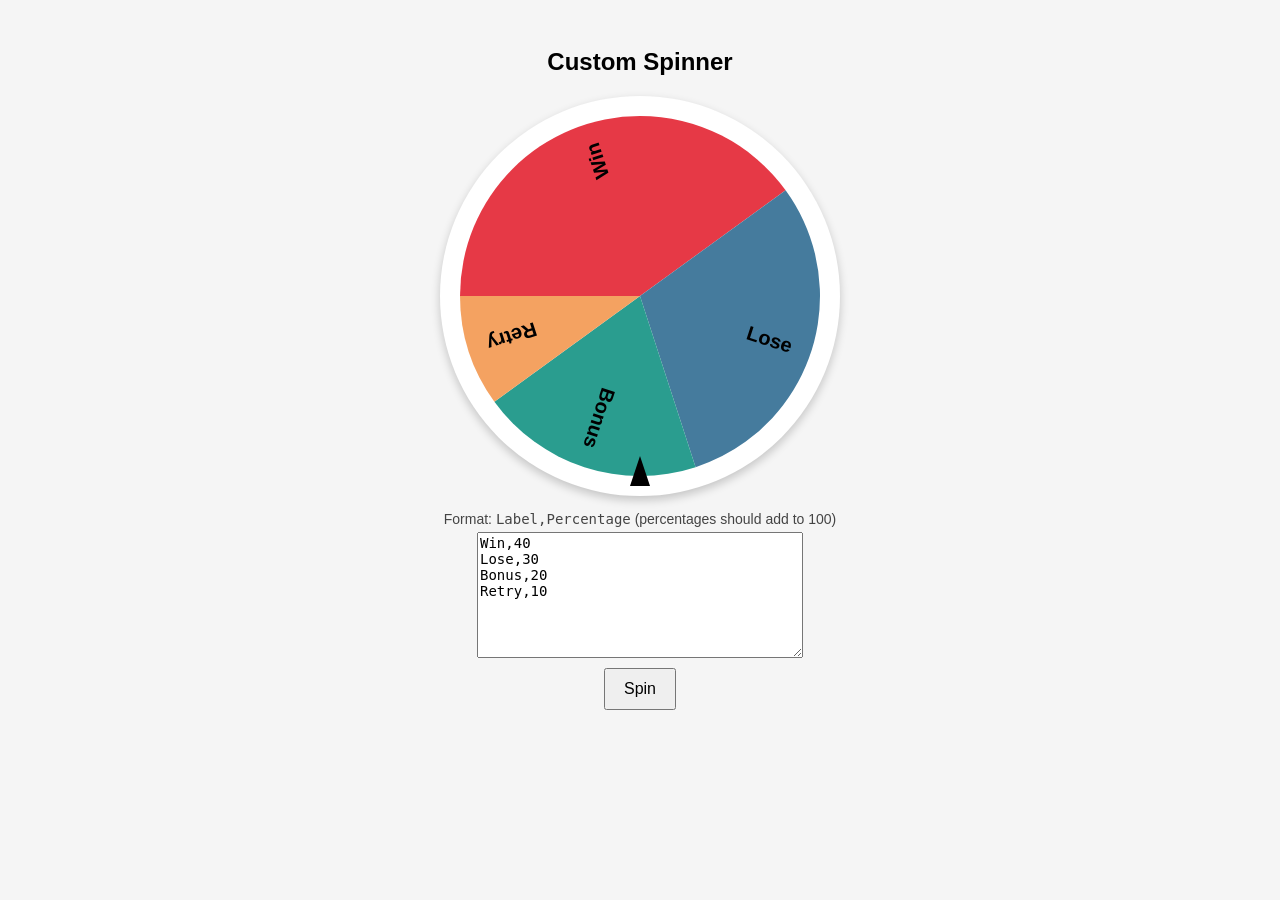
<file: apps/spinner.html>
<!DOCTYPE html>
<html lang="en">
<head>
<meta charset="UTF-8">
<title>Custom Spinner</title>
<style>
    body {
        font-family: Arial, sans-serif;
        background: #f5f5f5;
        display: flex;
        flex-direction: column;
        align-items: center;
        padding: 20px;
    }

    canvas {
        background: white;
        border-radius: 50%;
        box-shadow: 0 4px 10px rgba(0,0,0,0.2);
        margin-bottom: 15px;
    }

    textarea {
        width: 320px;
        height: 120px;
        margin-bottom: 10px;
        font-family: monospace;
        font-size: 14px;
    }

    button {
        padding: 10px 18px;
        font-size: 16px;
        cursor: pointer;
    }

    .note {
        font-size: 14px;
        color: #444;
        margin-bottom: 5px;
    }
</style>
</head>
<body>

<h2>Custom Spinner</h2>

<canvas id="wheel" width="400" height="400"></canvas>

<div class="note">
Format: <code>Label,Percentage</code> (percentages should add to 100)
</div>

<textarea id="data">
Win,40
Lose,30
Bonus,20
Retry,10
</textarea>

<button onclick="spin()">Spin</button>

<script>
const canvas = document.getElementById("wheel");
const ctx = canvas.getContext("2d");

let rotation = 0;
let spinning = false;

/* High-contrast, fixed palette */
const COLORS = [
    "#e63946", // red
    "#457b9d", // blue
    "#2a9d8f", // teal
    "#f4a261", // orange
    "#9b5de5", // purple
    "#43aa8b", // green
    "#f72585", // pink
    "#577590"  // slate
];

function getData() {
    return document.getElementById("data")
        .value
        .trim()
        .split("\n")
        .map((line, i) => {
            const [label, value] = line.split(",");
            return {
                label: label.trim(),
                value: Number(value),
                color: COLORS[i % COLORS.length]
            };
        });
}

function drawWheel(data, angleOffset = 0) {
    ctx.clearRect(0, 0, canvas.width, canvas.height);

    const total = data.reduce((a, b) => a + b.value, 0);
    let startAngle = Math.PI + angleOffset; // upside down

    data.forEach(item => {
        const sliceAngle = (item.value / total) * Math.PI * 2;

        ctx.beginPath();
        ctx.moveTo(200, 200);
        ctx.arc(200, 200, 180, startAngle, startAngle + sliceAngle);
        ctx.closePath();
        ctx.fillStyle = item.color;
        ctx.fill();

        // Label text
        ctx.save();
        ctx.translate(200, 200);
        ctx.rotate(startAngle + sliceAngle / 2);
        ctx.textAlign = "right";
        ctx.fillStyle = "#000";
        ctx.font = "bold 20px Arial"; // ⬅ bigger text
        ctx.fillText(item.label, 160, 8);
        ctx.restore();

        startAngle += sliceAngle;
    });

    // Pointer (upside-down triangle)
    ctx.fillStyle = "black";
    ctx.beginPath();
    ctx.moveTo(190, 390);
    ctx.lineTo(210, 390);
    ctx.lineTo(200, 360);
    ctx.closePath();
    ctx.fill();
}

function spin() {
    if (spinning) return;
    spinning = true;

    const data = getData();
    let speed = Math.random() * 0.3 + 0.35;
    const deceleration = 0.005;

    function animate() {
        rotation += speed;
        speed -= deceleration;

        drawWheel(data, rotation);

        if (speed > 0) {
            requestAnimationFrame(animate);
        } else {
            spinning = false;
        }
    }

    animate();
}

// Initial draw
drawWheel(getData());
</script>

</body>
</html>
</file>
<file: style.css>
body {
    font-family: Arial;
    padding: 40px;
    background: #f5f5f5;
}

.group {
    margin-bottom: 30px;
}

.group h2 {
    margin-bottom: 10px;
}

.links {
    display: flex;
    flex-direction: column;
    gap: 10px;
}

a {
    background: white;
    padding: 15px;
    border-radius: 10px;
    text-decoration: none;
    color: black;
}
</file>
